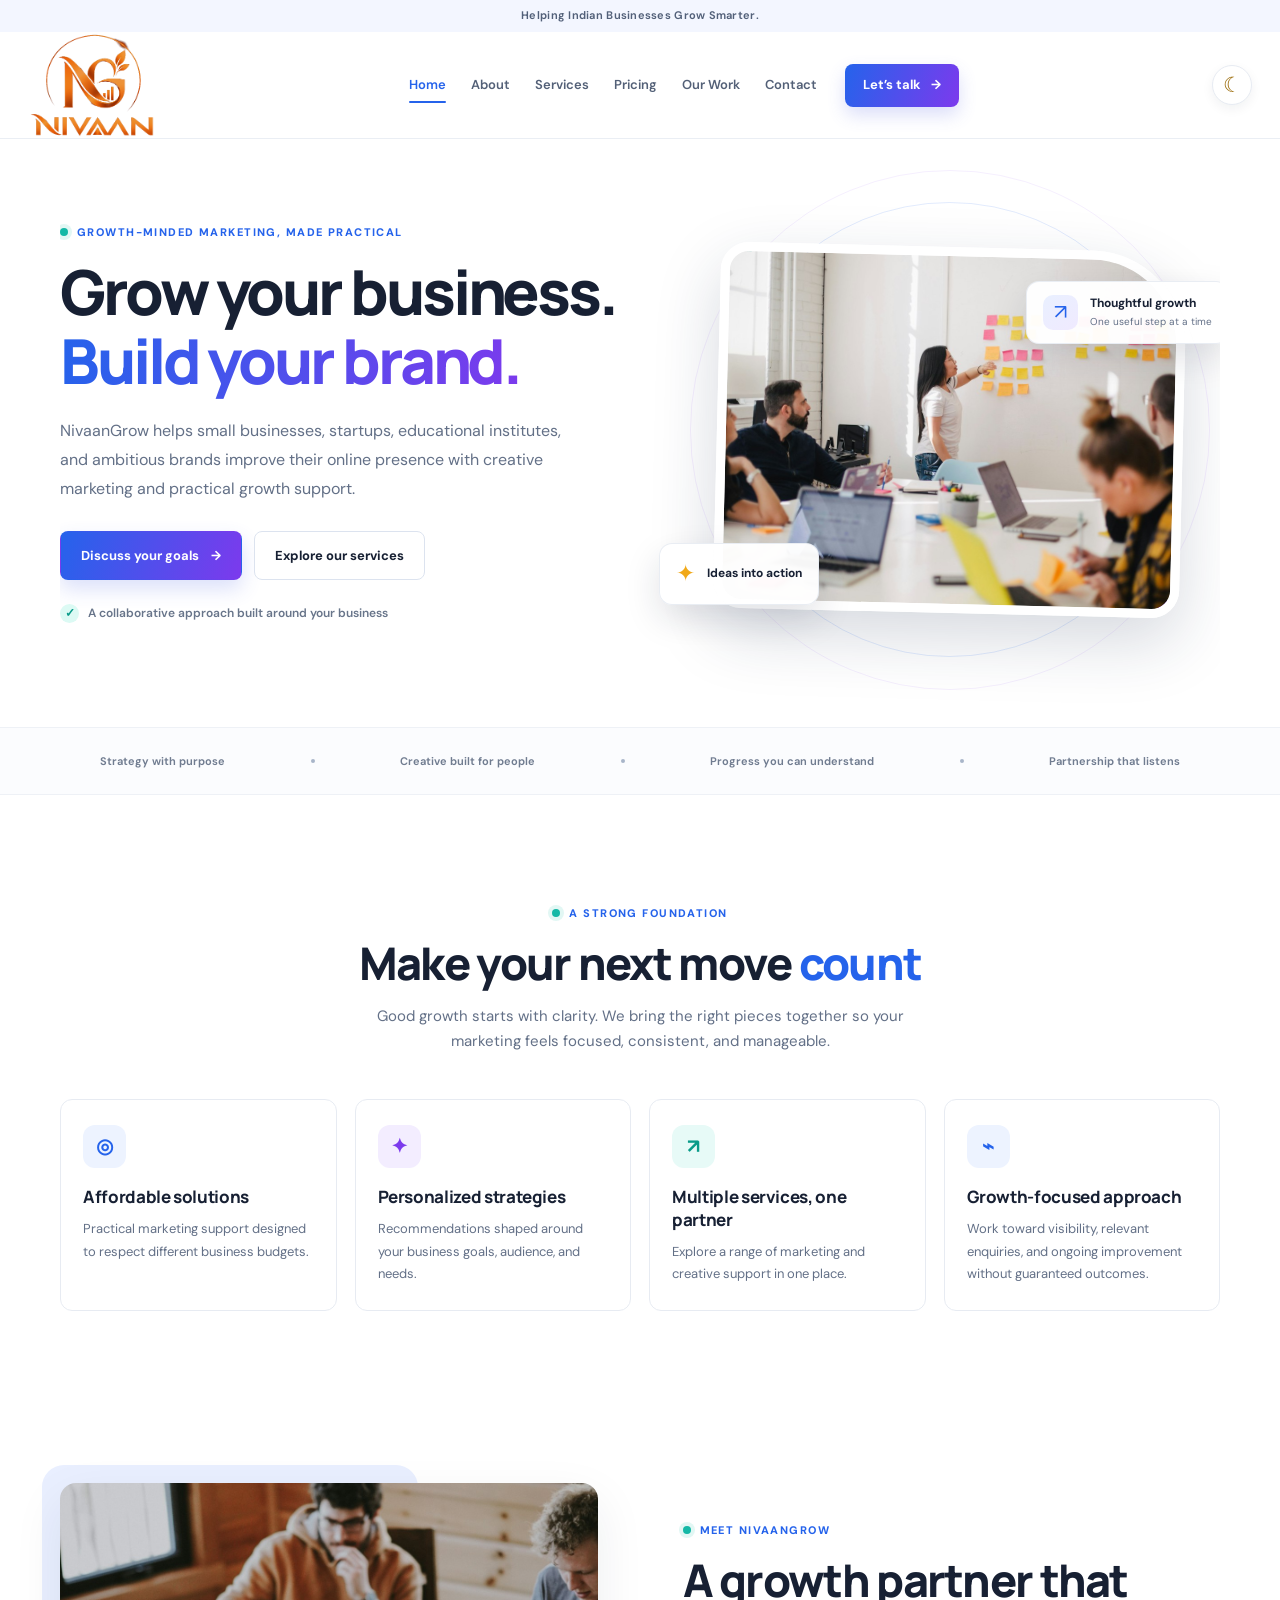
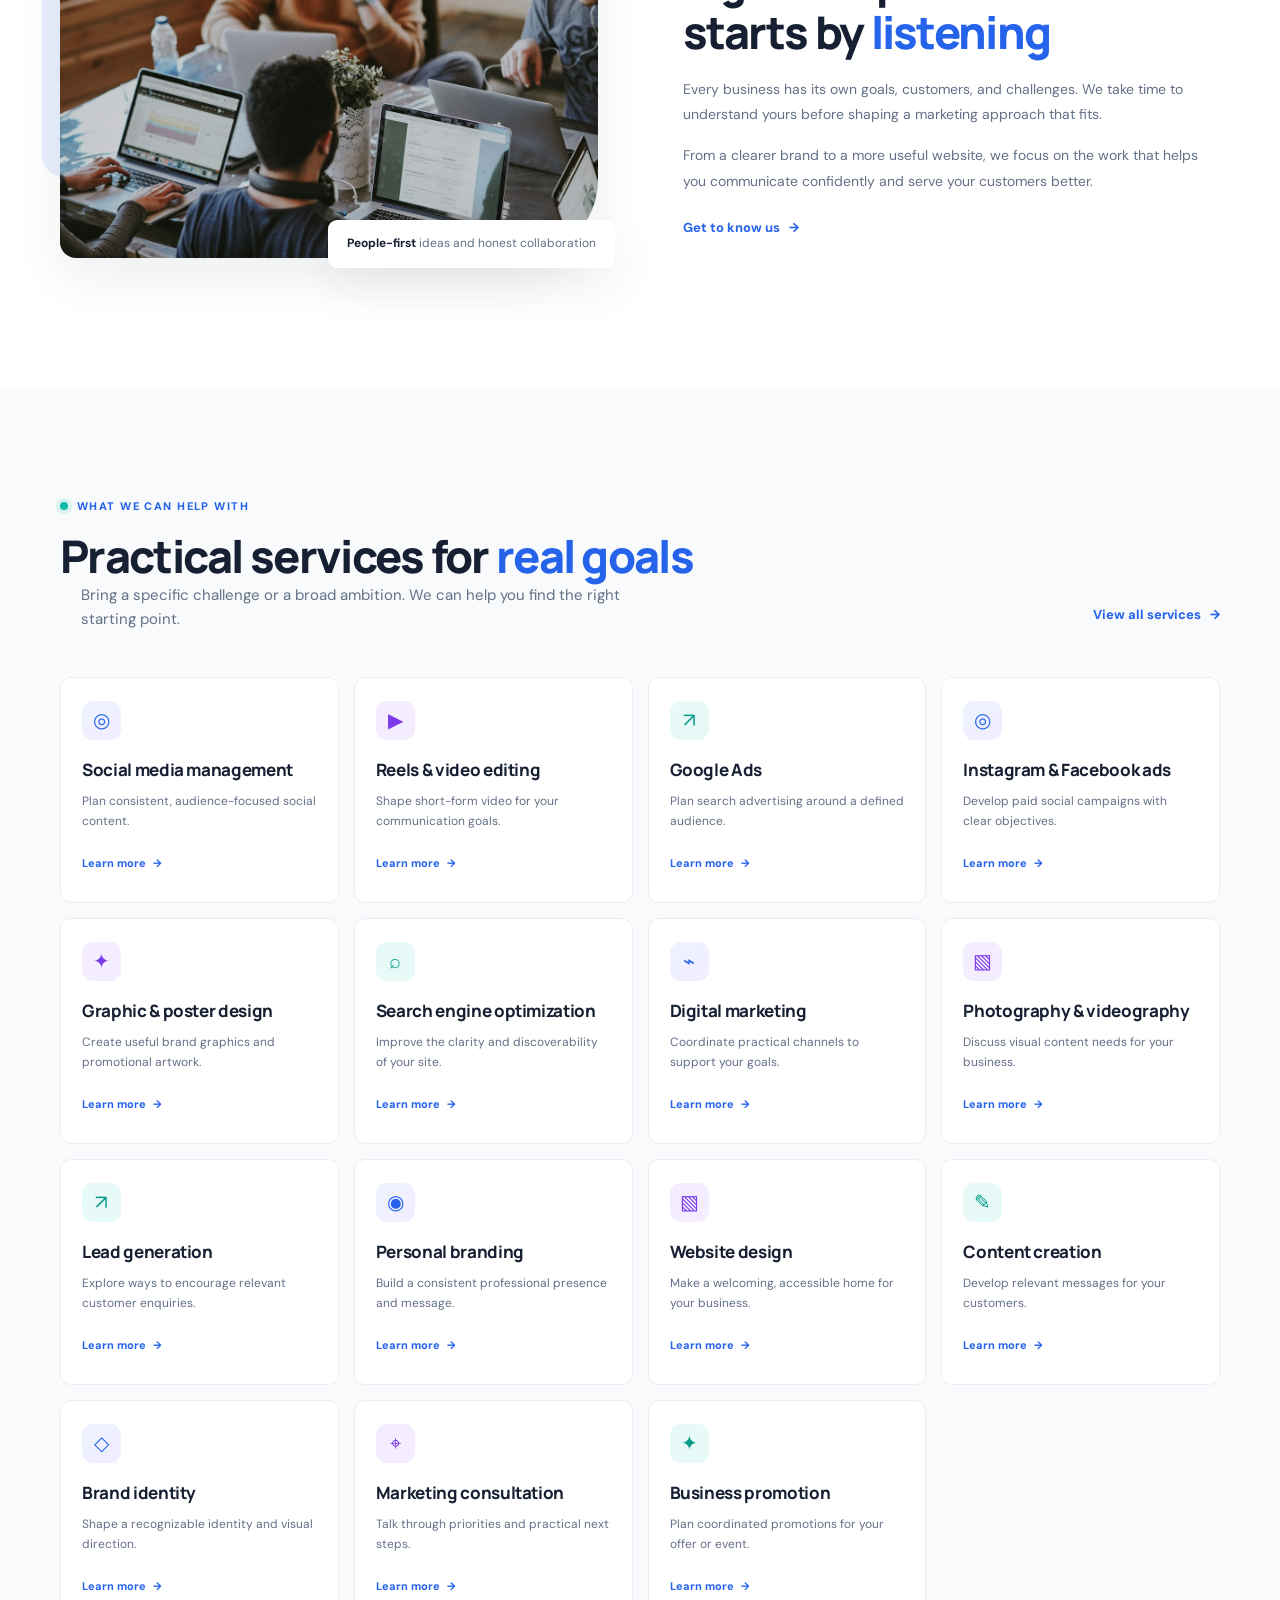
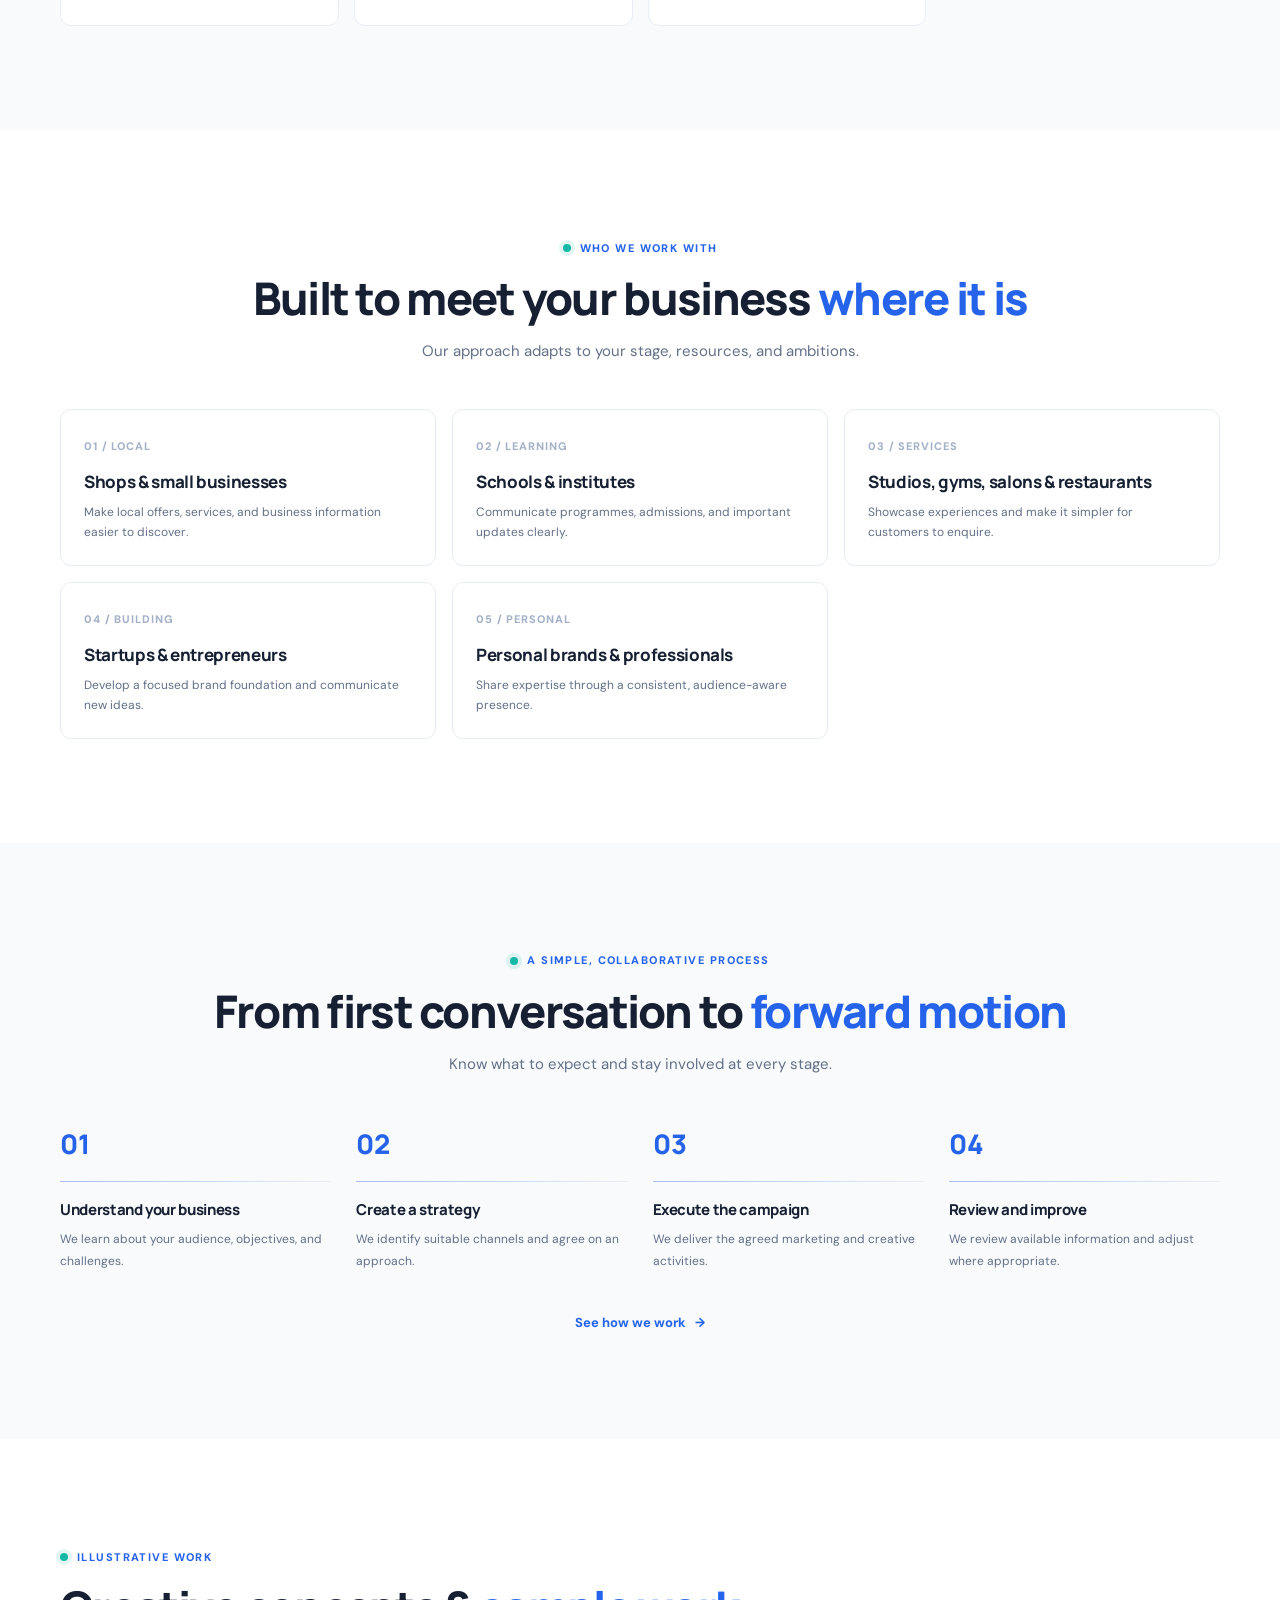
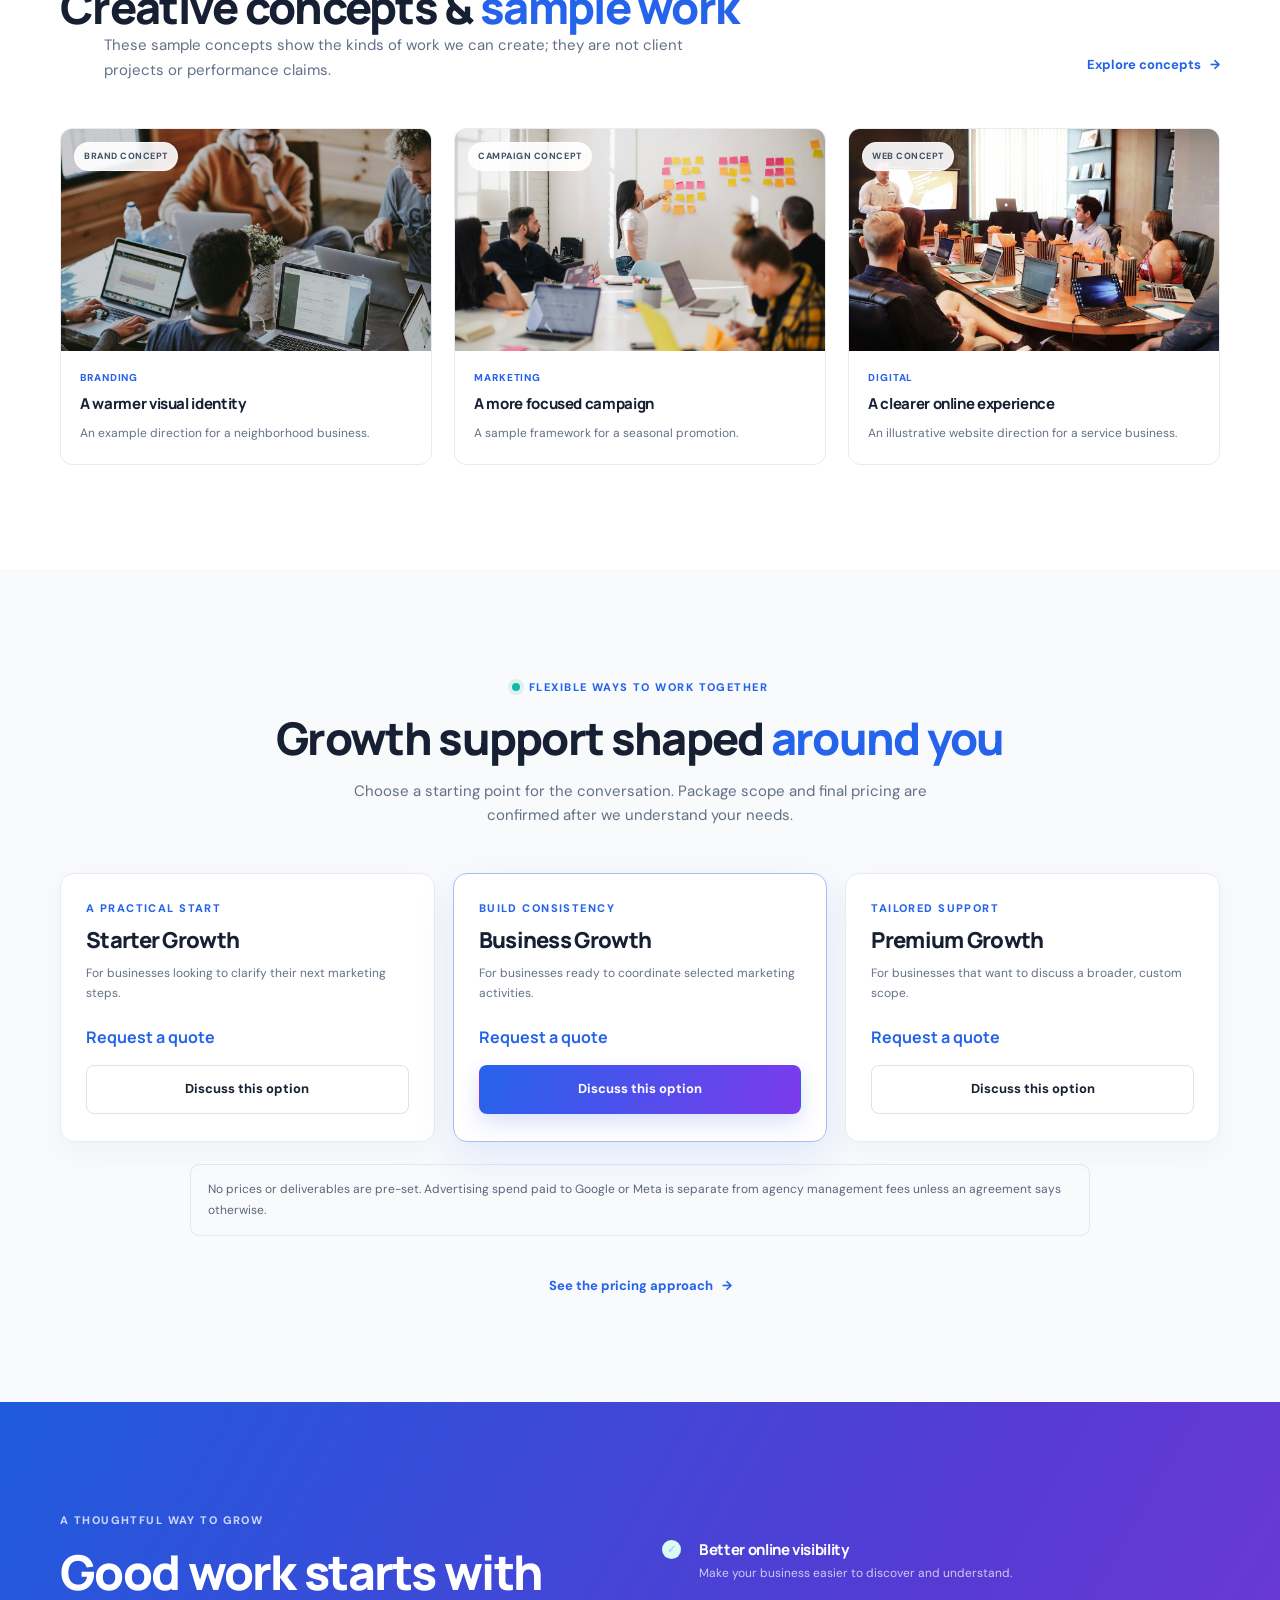
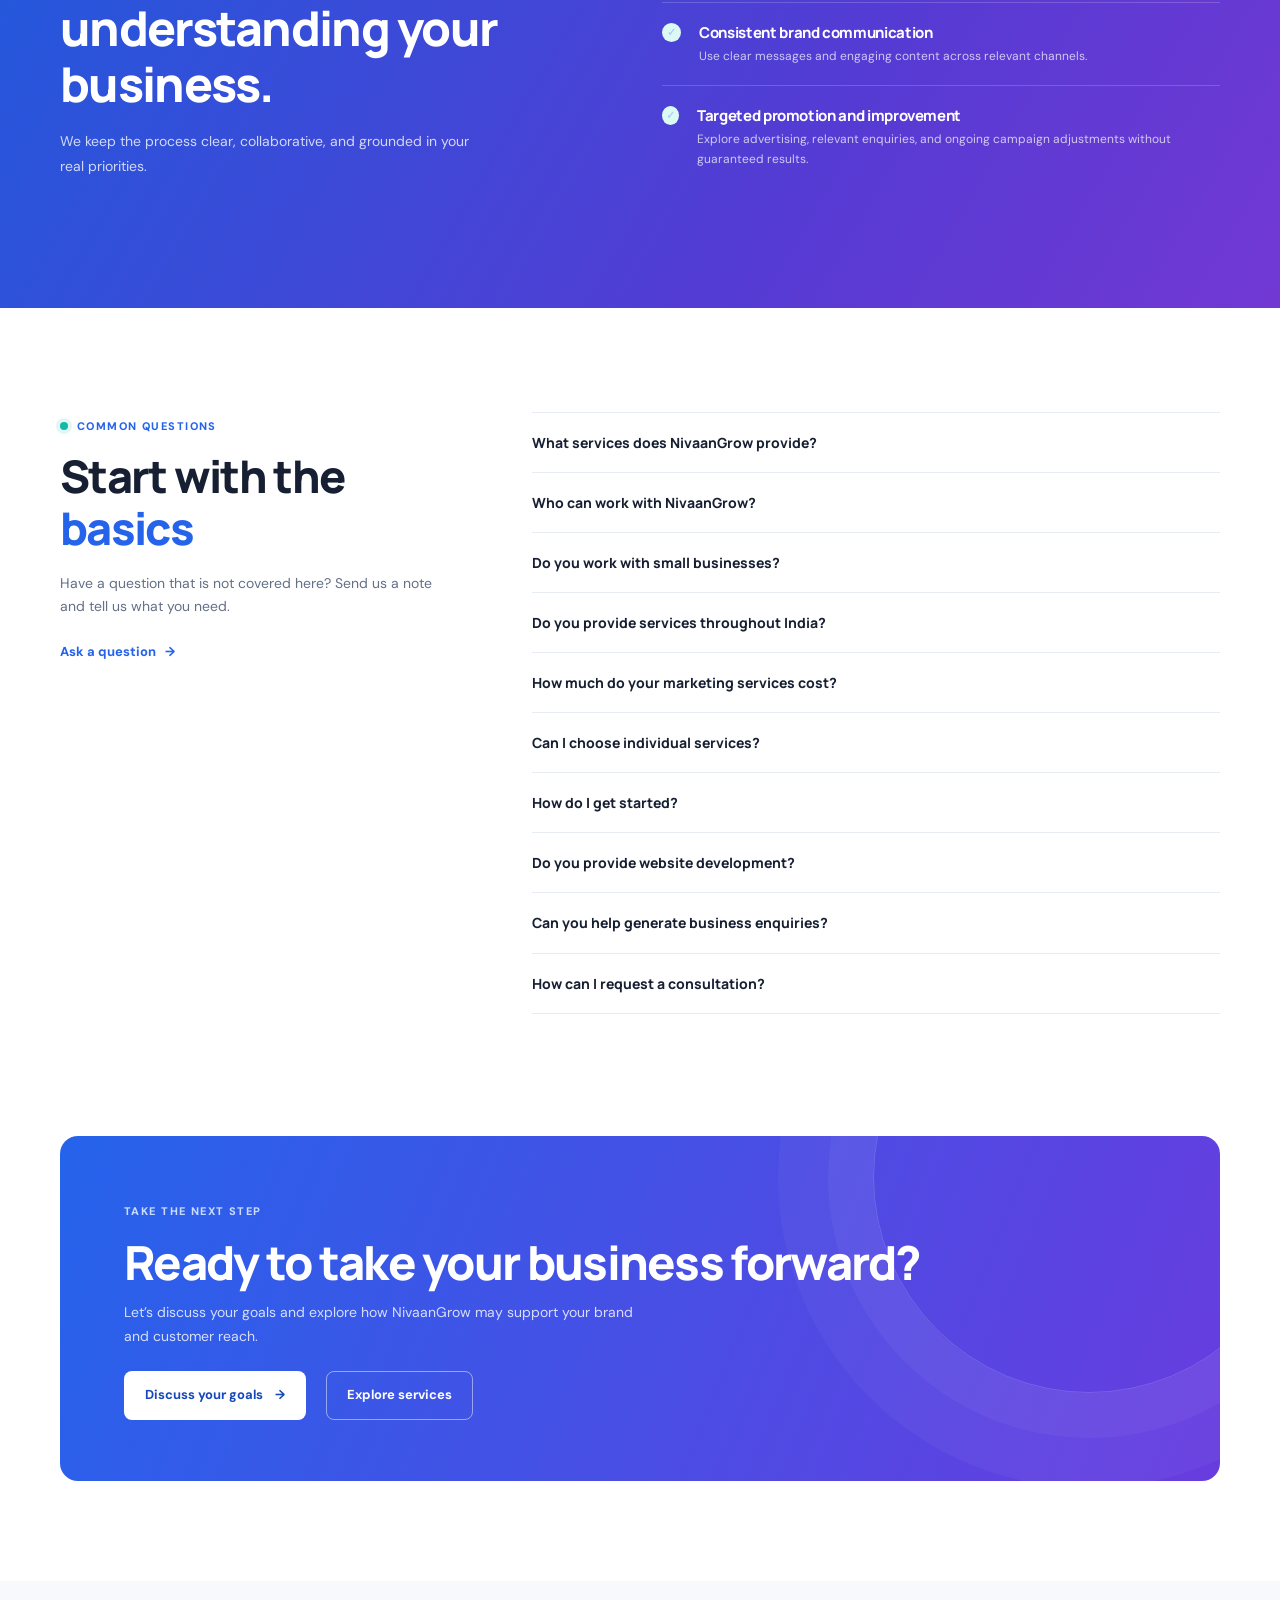
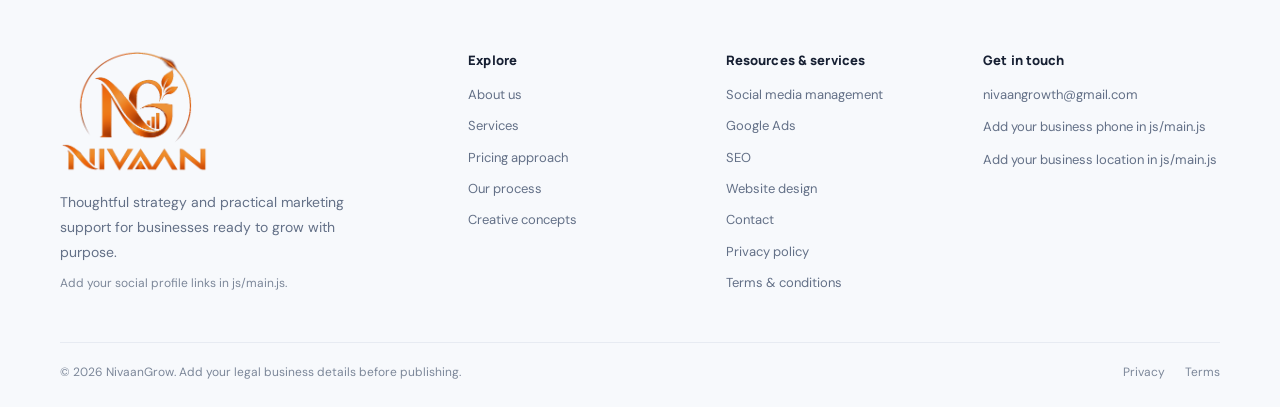
<file: NivaanGrow/index.html>
<!doctype html>
<html lang="en">
<head>
  <meta charset="utf-8">
  <meta name="viewport" content="width=device-width, initial-scale=1">
  <meta name="theme-color" content="#ffffff">
  <title>NivaanGrow | Your Growth. Our Strategy.</title>
  <link rel="canonical" href="https://YOUR-DOMAIN.example/">
  <meta name="description" content="Practical digital marketing, branding, and business growth support for small businesses.">
  <meta property="og:type" content="website">
  <meta property="og:title" content="NivaanGrow | Your Growth. Our Strategy.">
  <meta property="og:description" content="Thoughtful strategy and practical marketing support for small businesses.">
  <meta property="og:image" content="./assets/images/marketing-workshop.jpg">
  <meta property="og:image:alt" content="Team members collaborating around a marketing plan">
  <meta name="twitter:card" content="summary_large_image">
  <link rel="icon" href="./assets/icons/favicon.svg" type="image/svg+xml">
  <link rel="preconnect" href="https://fonts.googleapis.com">
  <link rel="preconnect" href="https://fonts.gstatic.com" crossorigin>
  <link href="https://fonts.googleapis.com/css2?family=DM+Sans:wght@400;500;600;700&family=Manrope:wght@400;500;600;700;800&display=swap" rel="stylesheet">
  <link rel="stylesheet" href="./style.css">
  <link rel="stylesheet" href="./pages.css">
  <link rel="stylesheet" href="./responsive.css">
  <script defer src="./js/main.js"></script>
</head>
<body data-page="home">
  <a class="skip-link" href="#main-content">Skip to content</a>
  <main id="main-content">
    <section class="hero section-wrap">
      <div class="hero-copy">
        <span class="eyebrow"><i class="eyebrow-dot"></i> Growth-minded marketing, made practical</span>
        <h1>Grow your business.<br><span>Build your brand.</span></h1>
        <p class="hero-lead">NivaanGrow helps small businesses, startups, educational institutes, and ambitious brands improve their online presence with creative marketing and practical growth support.</p>
        <div class="button-row">
          <a class="button button-primary" href="./contact.html">Discuss your goals <span aria-hidden="true">→</span></a>
          <a class="button button-secondary" href="./services.html">Explore our services</a>
        </div>
        <p class="hero-note"><span class="note-check" aria-hidden="true">✓</span> A collaborative approach built around your business</p>
      </div>
      <div class="hero-visual" aria-label="A marketing team planning a campaign">
        <span class="hero-orbit hero-orbit-one" aria-hidden="true"></span><span class="hero-orbit hero-orbit-two" aria-hidden="true"></span>
        <span class="hero-decoration decoration-one" aria-hidden="true"></span><span class="hero-decoration decoration-two" aria-hidden="true"></span>
        <div class="hero-image-frame"><img src="./assets/images/marketing-workshop.jpg" alt="Team members collaborating around a marketing plan" width="900" height="650"></div>
        <div class="floating-card growth-card"><span class="floating-icon" aria-hidden="true">↗</span><span><strong>Thoughtful growth</strong><small>One useful step at a time</small></span></div>
        <div class="floating-card idea-card"><span class="idea-spark" aria-hidden="true">✦</span><strong>Ideas into action</strong></div>
      </div>
    </section>
    <div class="trust-strip"><div class="trust-inner"><span>Strategy with purpose</span><i aria-hidden="true"></i><span>Creative built for people</span><i aria-hidden="true"></i><span>Progress you can understand</span><i aria-hidden="true"></i><span>Partnership that listens</span></div></div>
    <section class="section section-wrap">
      <div class="section-heading centered"><span class="eyebrow"><i class="eyebrow-dot"></i> A strong foundation</span><h2>Make your next move <span>count</span></h2><p>Good growth starts with clarity. We bring the right pieces together so your marketing feels focused, consistent, and manageable.</p></div>
      <div class="value-grid">
        <article class="value-card"><span class="icon-tile blue" aria-hidden="true">◎</span><h3>Affordable solutions</h3><p>Practical marketing support designed to respect different business budgets.</p></article>
        <article class="value-card"><span class="icon-tile purple" aria-hidden="true">✦</span><h3>Personalized strategies</h3><p>Recommendations shaped around your business goals, audience, and needs.</p></article>
        <article class="value-card"><span class="icon-tile teal" aria-hidden="true">↗</span><h3>Multiple services, one partner</h3><p>Explore a range of marketing and creative support in one place.</p></article>
        <article class="value-card"><span class="icon-tile blue" aria-hidden="true">⌁</span><h3>Growth-focused approach</h3><p>Work toward visibility, relevant enquiries, and ongoing improvement without guaranteed outcomes.</p></article>
      </div>
    </section>
    <section class="about-preview section-wrap">
      <div class="about-image"><img src="./assets/images/creative-team.jpg" alt="Creative team working together at a table" loading="lazy" width="900" height="650"><div class="image-caption"><b>People-first</b> ideas and honest collaboration</div></div>
      <div class="about-copy"><span class="eyebrow"><i class="eyebrow-dot"></i> Meet NivaanGrow</span><h2>A growth partner that starts by <span>listening</span></h2><p>Every business has its own goals, customers, and challenges. We take time to understand yours before shaping a marketing approach that fits.</p><p>From a clearer brand to a more useful website, we focus on the work that helps you communicate confidently and serve your customers better.</p><a class="text-link" href="./about.html">Get to know us <span aria-hidden="true">→</span></a></div>
    </section>
    <section class="section services-section">
      <div class="section-wrap">
        <div class="section-heading"><div><span class="eyebrow"><i class="eyebrow-dot"></i> What we can help with</span><h2>Practical services for <span>real goals</span></h2><p>Bring a specific challenge or a broad ambition. We can help you find the right starting point.</p></div><a class="text-link desktop-link" href="./services.html">View all services <span aria-hidden="true">→</span></a></div>
        <div class="service-grid">
          <article class="service-card"><span class="service-icon" aria-hidden="true">◎</span><h3>Social media management</h3><p>Plan consistent, audience-focused social content.</p><a href="./services.html#social-media">Learn more <span aria-hidden="true">→</span></a></article>
          <article class="service-card"><span class="service-icon" aria-hidden="true">▶</span><h3>Reels &amp; video editing</h3><p>Shape short-form video for your communication goals.</p><a href="./services.html#video">Learn more <span aria-hidden="true">→</span></a></article>
          <article class="service-card"><span class="service-icon" aria-hidden="true">↗</span><h3>Google Ads</h3><p>Plan search advertising around a defined audience.</p><a href="./services.html#google-ads">Learn more <span aria-hidden="true">→</span></a></article>
          <article class="service-card"><span class="service-icon" aria-hidden="true">◎</span><h3>Instagram &amp; Facebook ads</h3><p>Develop paid social campaigns with clear objectives.</p><a href="./services.html#meta-ads">Learn more <span aria-hidden="true">→</span></a></article>
          <article class="service-card"><span class="service-icon" aria-hidden="true">✦</span><h3>Graphic &amp; poster design</h3><p>Create useful brand graphics and promotional artwork.</p><a href="./services.html#design">Learn more <span aria-hidden="true">→</span></a></article>
          <article class="service-card"><span class="service-icon" aria-hidden="true">⌕</span><h3>Search engine optimization</h3><p>Improve the clarity and discoverability of your site.</p><a href="./services.html#seo">Learn more <span aria-hidden="true">→</span></a></article>
          <article class="service-card"><span class="service-icon" aria-hidden="true">⌁</span><h3>Digital marketing</h3><p>Coordinate practical channels to support your goals.</p><a href="./services.html#digital-marketing">Learn more <span aria-hidden="true">→</span></a></article>
          <article class="service-card"><span class="service-icon" aria-hidden="true">▧</span><h3>Photography &amp; videography</h3><p>Discuss visual content needs for your business.</p><a href="./services.html#photography">Learn more <span aria-hidden="true">→</span></a></article>
          <article class="service-card"><span class="service-icon" aria-hidden="true">↗</span><h3>Lead generation</h3><p>Explore ways to encourage relevant customer enquiries.</p><a href="./services.html#lead-generation">Learn more <span aria-hidden="true">→</span></a></article>
          <article class="service-card"><span class="service-icon" aria-hidden="true">◉</span><h3>Personal branding</h3><p>Build a consistent professional presence and message.</p><a href="./services.html#personal-branding">Learn more <span aria-hidden="true">→</span></a></article>
          <article class="service-card"><span class="service-icon" aria-hidden="true">▧</span><h3>Website design</h3><p>Make a welcoming, accessible home for your business.</p><a href="./services.html#websites">Learn more <span aria-hidden="true">→</span></a></article>
          <article class="service-card"><span class="service-icon" aria-hidden="true">✎</span><h3>Content creation</h3><p>Develop relevant messages for your customers.</p><a href="./services.html#content">Learn more <span aria-hidden="true">→</span></a></article>
          <article class="service-card"><span class="service-icon" aria-hidden="true">◇</span><h3>Brand identity</h3><p>Shape a recognizable identity and visual direction.</p><a href="./services.html#branding">Learn more <span aria-hidden="true">→</span></a></article>
          <article class="service-card"><span class="service-icon" aria-hidden="true">⌖</span><h3>Marketing consultation</h3><p>Talk through priorities and practical next steps.</p><a href="./services.html#consultation">Learn more <span aria-hidden="true">→</span></a></article>
          <article class="service-card"><span class="service-icon" aria-hidden="true">✦</span><h3>Business promotion</h3><p>Plan coordinated promotions for your offer or event.</p><a href="./services.html#promotion">Learn more <span aria-hidden="true">→</span></a></article>
        </div>
        <a class="text-link mobile-link" href="./services.html">View all services <span aria-hidden="true">→</span></a>
      </div>
    </section>
    <section class="section section-wrap">
      <div class="section-heading centered"><span class="eyebrow"><i class="eyebrow-dot"></i> Who we work with</span><h2>Built to meet your business <span>where it is</span></h2><p>Our approach adapts to your stage, resources, and ambitions.</p></div>
      <div class="audience-grid"><article class="audience-card"><span>01 / LOCAL</span><h3>Shops &amp; small businesses</h3><p>Make local offers, services, and business information easier to discover.</p></article><article class="audience-card"><span>02 / LEARNING</span><h3>Schools &amp; institutes</h3><p>Communicate programmes, admissions, and important updates clearly.</p></article><article class="audience-card"><span>03 / SERVICES</span><h3>Studios, gyms, salons &amp; restaurants</h3><p>Showcase experiences and make it simpler for customers to enquire.</p></article><article class="audience-card"><span>04 / BUILDING</span><h3>Startups &amp; entrepreneurs</h3><p>Develop a focused brand foundation and communicate new ideas.</p></article><article class="audience-card"><span>05 / PERSONAL</span><h3>Personal brands &amp; professionals</h3><p>Share expertise through a consistent, audience-aware presence.</p></article></div>
    </section>
    <section class="section process-preview">
      <div class="section-wrap"><div class="section-heading centered"><span class="eyebrow"><i class="eyebrow-dot"></i> A simple, collaborative process</span><h2>From first conversation to <span>forward motion</span></h2><p>Know what to expect and stay involved at every stage.</p></div>
        <div class="steps-grid"><article class="step-card"><span class="step-number">01</span><div class="step-line"></div><h3>Understand your business</h3><p>We learn about your audience, objectives, and challenges.</p></article><article class="step-card"><span class="step-number">02</span><div class="step-line"></div><h3>Create a strategy</h3><p>We identify suitable channels and agree on an approach.</p></article><article class="step-card"><span class="step-number">03</span><div class="step-line"></div><h3>Execute the campaign</h3><p>We deliver the agreed marketing and creative activities.</p></article><article class="step-card"><span class="step-number">04</span><div class="step-line"></div><h3>Review and improve</h3><p>We review available information and adjust where appropriate.</p></article></div>
        <div class="center-action"><a class="text-link" href="./process.html">See how we work <span aria-hidden="true">→</span></a></div>
      </div>
    </section>
    <section class="section section-wrap"><div class="section-heading"><div><span class="eyebrow"><i class="eyebrow-dot"></i> Illustrative work</span><h2>Creative concepts &amp; <span>sample work</span></h2><p>These sample concepts show the kinds of work we can create; they are not client projects or performance claims.</p></div><a class="text-link desktop-link" href="./portfolio.html">Explore concepts <span aria-hidden="true">→</span></a></div>
      <div class="project-grid"><article class="project-card"><div class="project-image"><img src="./assets/images/creative-team.jpg" alt="Creative team collaborating on a brand concept" loading="lazy" width="900" height="650"><span class="project-label">Brand concept</span></div><div class="project-info"><span class="project-category">Branding</span><h3>A warmer visual identity</h3><p>An example direction for a neighborhood business.</p></div></article><article class="project-card"><div class="project-image"><img src="./assets/images/marketing-workshop.jpg" alt="Marketing planning session for a sample campaign" loading="lazy" width="900" height="650"><span class="project-label">Campaign concept</span></div><div class="project-info"><span class="project-category">Marketing</span><h3>A more focused campaign</h3><p>A sample framework for a seasonal promotion.</p></div></article><article class="project-card"><div class="project-image"><img src="./assets/images/business-meeting.jpg" alt="Business meeting discussing a sample digital project" loading="lazy" width="900" height="650"><span class="project-label">Web concept</span></div><div class="project-info"><span class="project-category">Digital</span><h3>A clearer online experience</h3><p>An illustrative website direction for a service business.</p></div></article></div>
      <a class="text-link mobile-link" href="./portfolio.html">Explore concepts <span aria-hidden="true">→</span></a>
    </section>
    <section class="section pricing-preview"><div class="section-wrap"><div class="section-heading centered"><span class="eyebrow"><i class="eyebrow-dot"></i> Flexible ways to work together</span><h2>Growth support shaped <span>around you</span></h2><p>Choose a starting point for the conversation. Package scope and final pricing are confirmed after we understand your needs.</p></div><div class="pricing-grid">
      <article class="price-card"><span class="eyebrow">A practical start</span><h3>Starter Growth</h3><p>For businesses looking to clarify their next marketing steps.</p><strong>Request a quote</strong><a class="button button-secondary" href="./pricing.html">Discuss this option</a></article>
      <article class="price-card price-card-featured"><span class="eyebrow">Build consistency</span><h3>Business Growth</h3><p>For businesses ready to coordinate selected marketing activities.</p><strong>Request a quote</strong><a class="button button-primary" href="./pricing.html">Discuss this option</a></article>
      <article class="price-card"><span class="eyebrow">Tailored support</span><h3>Premium Growth</h3><p>For businesses that want to discuss a broader, custom scope.</p><strong>Request a quote</strong><a class="button button-secondary" href="./pricing.html">Discuss this option</a></article>
    </div><p class="pricing-note">No prices or deliverables are pre-set. Advertising spend paid to Google or Meta is separate from agency management fees unless an agreement says otherwise.</p><div class="center-action"><a class="text-link" href="./pricing.html">See the pricing approach <span aria-hidden="true">→</span></a></div></div></section>
    <section class="section why-section"><div class="section-wrap why-layout"><div class="why-copy"><span class="eyebrow">A thoughtful way to grow</span><h2>Good work starts with understanding your business.</h2><p>We keep the process clear, collaborative, and grounded in your real priorities.</p></div><div class="why-list"><div class="why-item"><span class="note-check" aria-hidden="true">✓</span><div><h3>Better online visibility</h3><p>Make your business easier to discover and understand.</p></div></div><div class="why-item"><span class="note-check" aria-hidden="true">✓</span><div><h3>Consistent brand communication</h3><p>Use clear messages and engaging content across relevant channels.</p></div></div><div class="why-item"><span class="note-check" aria-hidden="true">✓</span><div><h3>Targeted promotion and improvement</h3><p>Explore advertising, relevant enquiries, and ongoing campaign adjustments without guaranteed results.</p></div></div></div></div></section>
    <section class="section section-wrap faq-section"><div class="faq-intro"><span class="eyebrow"><i class="eyebrow-dot"></i> Common questions</span><h2>Start with the <span>basics</span></h2><p>Have a question that is not covered here? Send us a note and tell us what you need.</p><a class="text-link" href="./contact.html">Ask a question <span aria-hidden="true">→</span></a></div><div class="faq-list"><details class="faq-item"><summary>What services does NivaanGrow provide?</summary><p>Planned services include social media, creative design, advertising, SEO, content, websites, branding, and marketing consultation. We confirm fit and scope before beginning.</p></details><details class="faq-item"><summary>Who can work with NivaanGrow?</summary><p>We aim to support small businesses, local shops, educational institutes, service businesses, startups, entrepreneurs, and personal brands.</p></details><details class="faq-item"><summary>Do you work with small businesses?</summary><p>Yes. Making practical marketing support more accessible to small businesses is central to our approach.</p></details><details class="faq-item"><summary>Do you provide services throughout India?</summary><p>NivaanGrow is preparing to serve businesses across India. Availability for any specific service or location is confirmed during the enquiry.</p></details><details class="faq-item"><summary>How much do your marketing services cost?</summary><p>Pricing depends on your goals, selected services, and agreed scope. Request a custom quote; no package prices are published yet.</p></details><details class="faq-item"><summary>Can I choose individual services?</summary><p>Yes. You can enquire about one service or discuss a coordinated package.</p></details><details class="faq-item"><summary>How do I get started?</summary><p>Share your business and priorities through the contact page. Scope, timing, and next steps can then be discussed.</p></details><details class="faq-item"><summary>Do you provide website development?</summary><p>Website design and development is among the intended services. The suitable scope and technical requirements are confirmed before an agreement.</p></details><details class="faq-item"><summary>Can you help generate business enquiries?</summary><p>We can discuss marketing approaches intended to encourage relevant enquiries, but we do not guarantee lead volumes or sales.</p></details><details class="faq-item"><summary>How can I request a consultation?</summary><p>Use the contact form to describe what you need. Consultation availability and any associated terms can be confirmed before scheduling.</p></details></div></section>
    <section class="cta-section section-wrap"><div class="cta-panel"><span class="eyebrow">Take the next step</span><h2>Ready to take your business forward?</h2><p>Let’s discuss your goals and explore how NivaanGrow may support your brand and customer reach.</p><div class="button-row"><a class="button button-white" href="./contact.html">Discuss your goals <span aria-hidden="true">→</span></a><a class="button button-outline-light" href="./services.html">Explore services</a></div></div></section>
  </main>
</body>
</html>
</file>
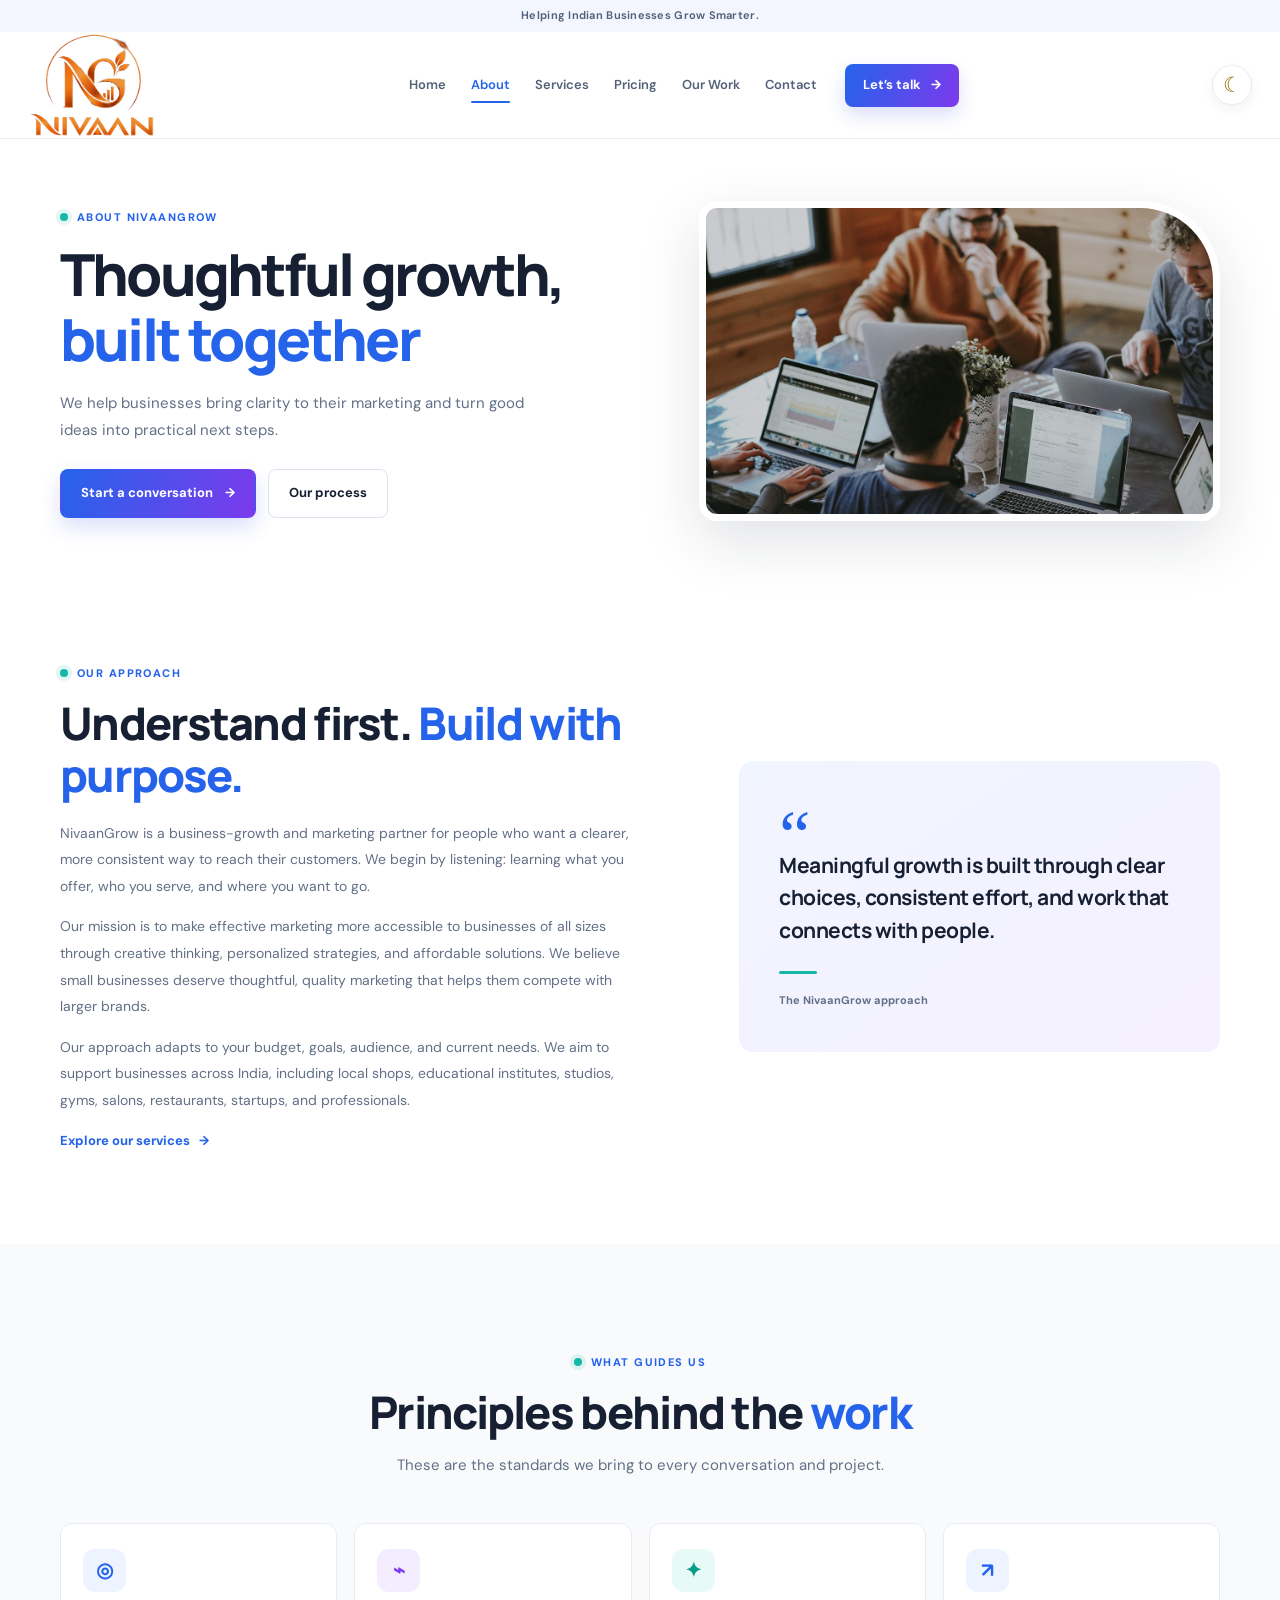
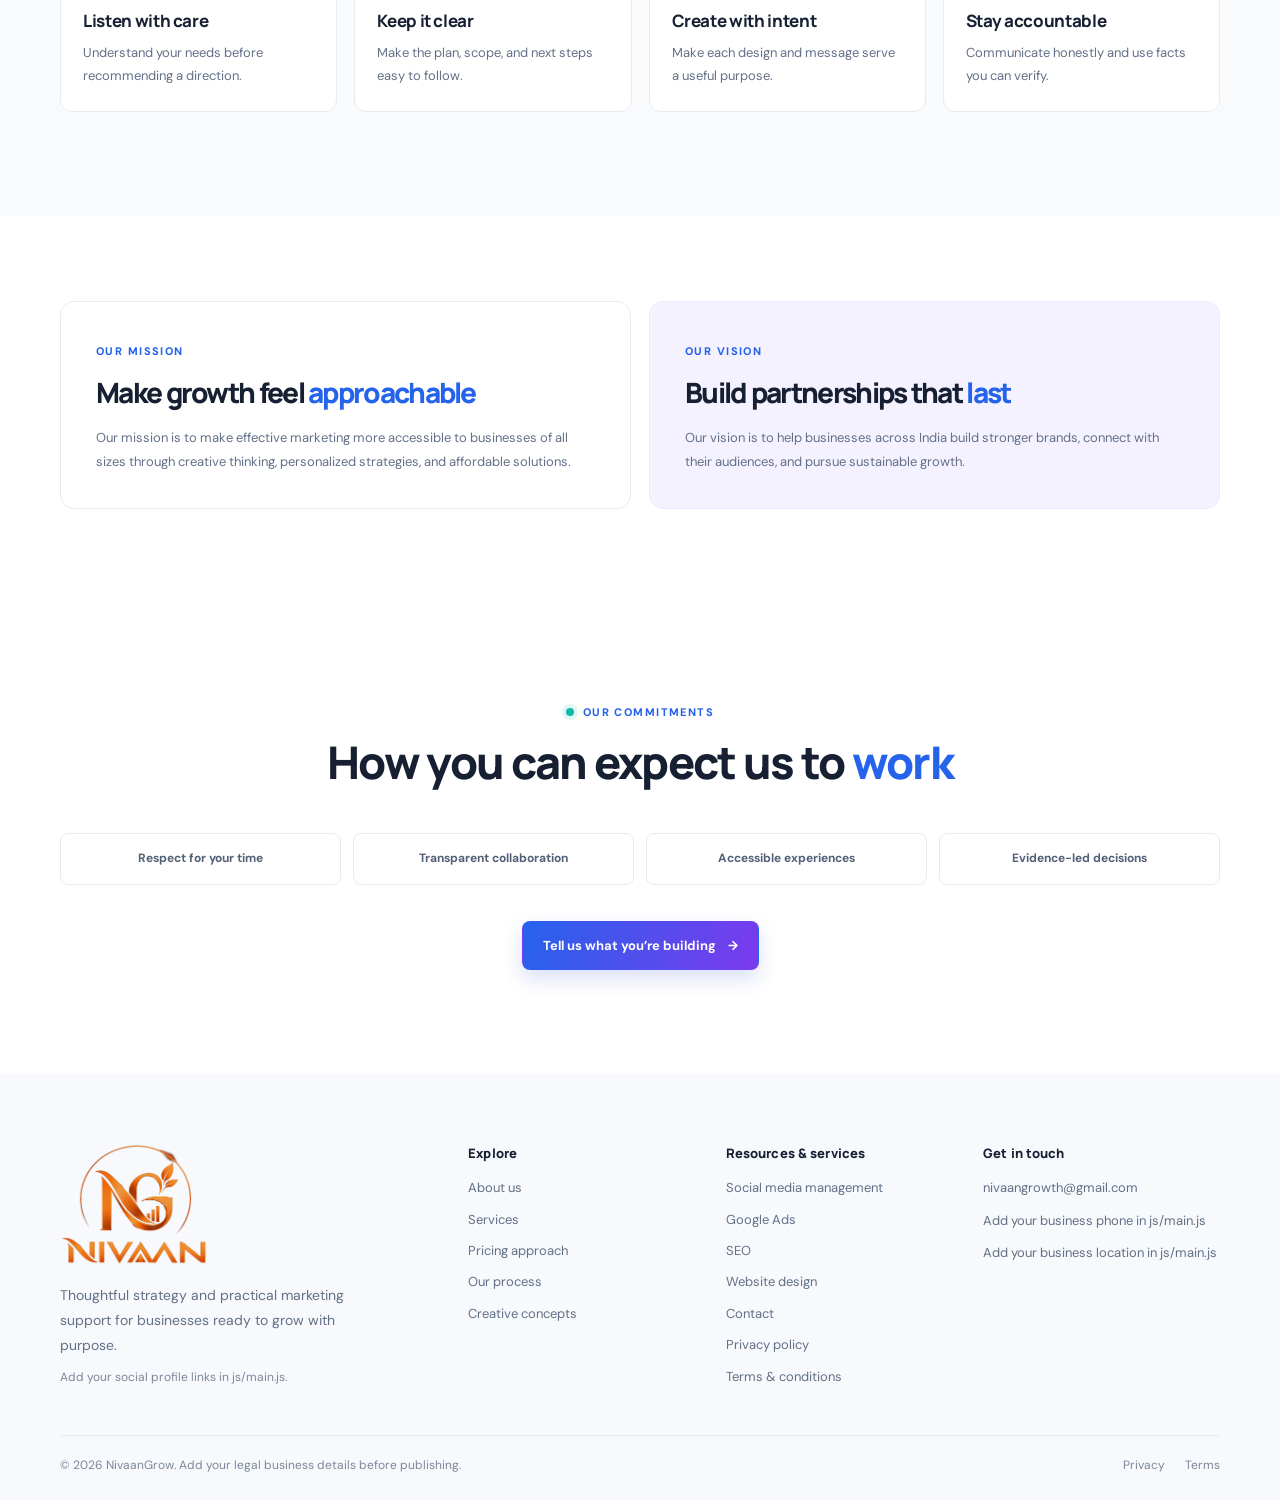
<file: NivaanGrow/about.html>
<!doctype html>
<html lang="en">
<head>
  <meta charset="utf-8"><meta name="viewport" content="width=device-width, initial-scale=1"><meta name="theme-color" content="#ffffff">
  <title>About NivaanGrow | Your Growth. Our Strategy.</title><link rel="canonical" href="https://YOUR-DOMAIN.example/about.html"><meta name="description" content="Meet NivaanGrow: a thoughtful marketing and growth partner for small businesses.">
  <meta property="og:type" content="website"><meta property="og:title" content="About NivaanGrow | Your Growth. Our Strategy."><meta property="og:description" content="A growth partner that listens first and builds around your business."><meta property="og:image" content="./assets/images/creative-team.jpg"><meta property="og:image:alt" content="Creative team sharing ideas around a table"><meta name="twitter:card" content="summary_large_image">
  <link rel="icon" href="./assets/icons/favicon.svg" type="image/svg+xml"><link rel="preconnect" href="https://fonts.googleapis.com"><link rel="preconnect" href="https://fonts.gstatic.com" crossorigin><link href="https://fonts.googleapis.com/css2?family=DM+Sans:wght@400;500;600;700&family=Manrope:wght@400;500;600;700;800&display=swap" rel="stylesheet">
  <link rel="stylesheet" href="./style.css"><link rel="stylesheet" href="./pages.css"><link rel="stylesheet" href="./responsive.css"><script defer src="./js/main.js"></script>
</head>
<body data-page="about"><a class="skip-link" href="#main-content">Skip to content</a><main id="main-content">
  <section class="page-hero section-wrap"><div class="page-hero-copy"><span class="eyebrow"><i class="eyebrow-dot"></i> About NivaanGrow</span><h1>Thoughtful growth, <span>built together</span></h1><p>We help businesses bring clarity to their marketing and turn good ideas into practical next steps.</p><div class="button-row"><a class="button button-primary" href="./contact.html">Start a conversation <span aria-hidden="true">→</span></a><a class="button button-secondary" href="./process.html">Our process</a></div></div><div class="page-hero-art"><img src="./assets/images/creative-team.jpg" alt="Creative team sharing ideas around a table" width="900" height="650"></div></section>
  <section class="split-section section-wrap"><div class="split-copy"><span class="eyebrow"><i class="eyebrow-dot"></i> Our approach</span><h2>Understand first. <span>Build with purpose.</span></h2><p>NivaanGrow is a business-growth and marketing partner for people who want a clearer, more consistent way to reach their customers. We begin by listening: learning what you offer, who you serve, and where you want to go.</p><p>Our mission is to make effective marketing more accessible to businesses of all sizes through creative thinking, personalized strategies, and affordable solutions. We believe small businesses deserve thoughtful, quality marketing that helps them compete with larger brands.</p><p>Our approach adapts to your budget, goals, audience, and current needs. We aim to support businesses across India, including local shops, educational institutes, studios, gyms, salons, restaurants, startups, and professionals.</p><a class="text-link" href="./services.html">Explore our services <span aria-hidden="true">→</span></a></div><aside class="soft-quote"><span class="quote-mark" aria-hidden="true">“</span><p>Meaningful growth is built through clear choices, consistent effort, and work that connects with people.</p><span class="quote-rule"></span><small>The NivaanGrow approach</small></aside></section>
  <section class="values-section section"><div class="section-wrap"><div class="section-heading centered"><span class="eyebrow"><i class="eyebrow-dot"></i> What guides us</span><h2>Principles behind the <span>work</span></h2><p>These are the standards we bring to every conversation and project.</p></div><div class="values-grid"><article class="value-card"><span class="icon-tile blue" aria-hidden="true">◎</span><h3>Listen with care</h3><p>Understand your needs before recommending a direction.</p></article><article class="value-card"><span class="icon-tile purple" aria-hidden="true">⌁</span><h3>Keep it clear</h3><p>Make the plan, scope, and next steps easy to follow.</p></article><article class="value-card"><span class="icon-tile teal" aria-hidden="true">✦</span><h3>Create with intent</h3><p>Make each design and message serve a useful purpose.</p></article><article class="value-card"><span class="icon-tile blue" aria-hidden="true">↗</span><h3>Stay accountable</h3><p>Communicate honestly and use facts you can verify.</p></article></div></div></section>
  <section class="mission-grid section-wrap"><article class="mission-card"><span class="eyebrow">Our mission</span><h2>Make growth feel <span>approachable</span></h2><p>Our mission is to make effective marketing more accessible to businesses of all sizes through creative thinking, personalized strategies, and affordable solutions.</p></article><article class="mission-card vision-card"><span class="eyebrow">Our vision</span><h2>Build partnerships that <span>last</span></h2><p>Our vision is to help businesses across India build stronger brands, connect with their audiences, and pursue sustainable growth.</p></article></section>
  <section class="section section-wrap"><div class="section-heading centered"><span class="eyebrow"><i class="eyebrow-dot"></i> Our commitments</span><h2>How you can expect us to <span>work</span></h2></div><div class="principle-row"><span>Respect for your time</span><span>Transparent collaboration</span><span>Accessible experiences</span><span>Evidence-led decisions</span></div><div class="center-action"><a class="button button-primary" href="./contact.html">Tell us what you’re building <span aria-hidden="true">→</span></a></div></section>
</main></body></html>
</file>
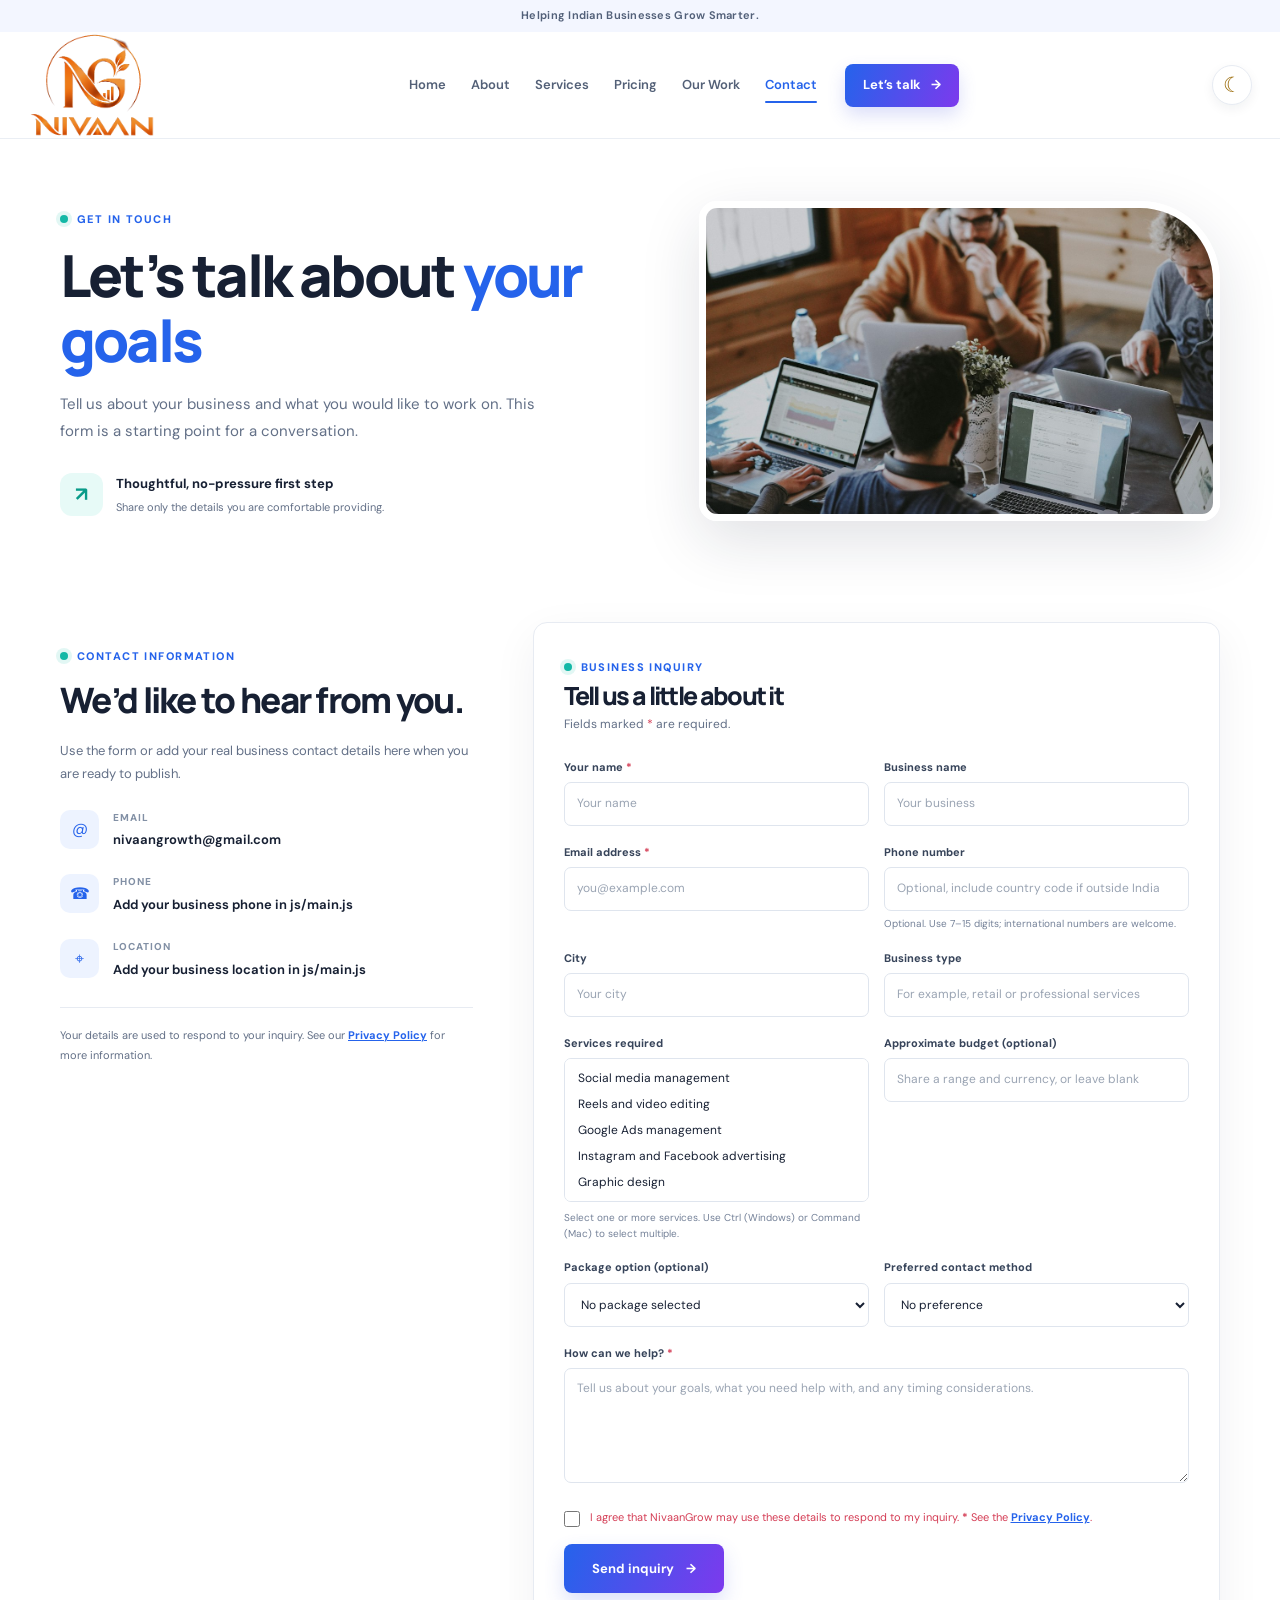
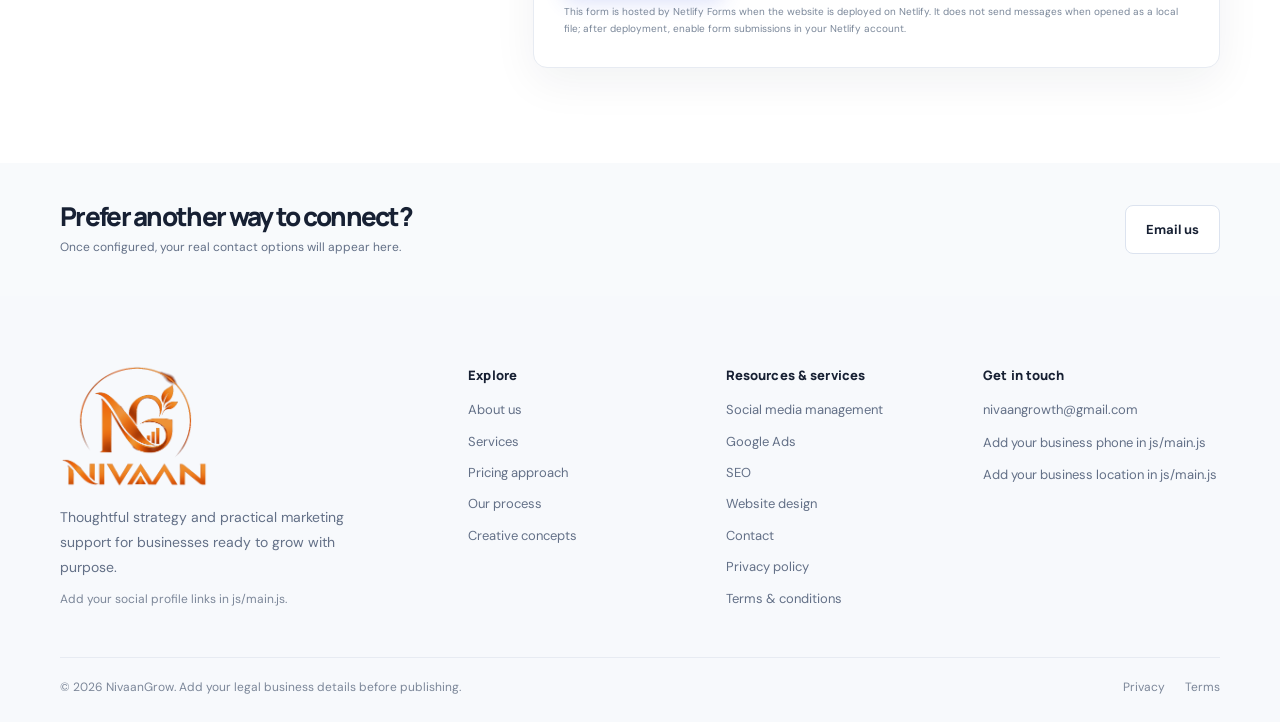
<file: NivaanGrow/contact.html>
<!doctype html>
<html lang="en" data-netlify-forms="enabled">
<head><meta charset="utf-8"><meta name="viewport" content="width=device-width, initial-scale=1"><meta name="theme-color" content="#ffffff"><title>Contact NivaanGrow | Start a Business Inquiry</title><link rel="canonical" href="https://YOUR-DOMAIN.example/contact.html"><meta name="description" content="Tell NivaanGrow about your business goals and start a conversation about marketing, branding, websites, or business growth."><meta property="og:type" content="website"><meta property="og:title" content="Contact NivaanGrow"><meta property="og:description" content="Start a conversation about your business growth goals."><meta property="og:image" content="./assets/images/creative-team.jpg"><meta property="og:image:alt" content="Team members collaborating on business ideas"><meta name="twitter:card" content="summary_large_image">
  <link rel="icon" href="./assets/icons/favicon.svg" type="image/svg+xml"><link rel="preconnect" href="https://fonts.googleapis.com"><link rel="preconnect" href="https://fonts.gstatic.com" crossorigin><link href="https://fonts.googleapis.com/css2?family=DM+Sans:wght@400;500;600;700&family=Manrope:wght@400;500;600;700;800&display=swap" rel="stylesheet"><link rel="stylesheet" href="./style.css"><link rel="stylesheet" href="./pages.css"><link rel="stylesheet" href="./responsive.css"><script defer src="./js/main.js"></script><script defer src="./js/contact.js"></script>
</head>
<body data-page="contact"><a class="skip-link" href="#main-content">Skip to content</a><main id="main-content">
  <section class="page-hero section-wrap"><div class="page-hero-copy"><span class="eyebrow"><i class="eyebrow-dot"></i> Get in touch</span><h1>Let’s talk about <span>your goals</span></h1><p>Tell us about your business and what you would like to work on. This form is a starting point for a conversation.</p><div class="contact-note"><span class="icon-tile teal" aria-hidden="true">↗</span><div><strong>Thoughtful, no-pressure first step</strong><small>Share only the details you are comfortable providing.</small></div></div></div><div class="page-hero-art contact-hero-art"><img src="./assets/images/creative-team.jpg" alt="Team members collaborating on business ideas" width="900" height="650"></div></section>
  <section class="contact-section section-wrap">
    <aside class="contact-aside"><span class="eyebrow"><i class="eyebrow-dot"></i> Contact information</span><h2>We’d like to hear from you.</h2><p>Use the form or add your real business contact details here when you are ready to publish.</p>
      <div class="contact-method"><span class="contact-method-icon" aria-hidden="true">@</span><div><small>Email</small><span data-business-email>Add your business email in js/main.js</span></div></div>
      <div class="contact-method"><span class="contact-method-icon" aria-hidden="true">☎</span><div><small>Phone</small><span data-business-phone>Add your business phone in js/main.js</span></div></div>
      <div class="contact-method"><span class="contact-method-icon" aria-hidden="true">⌖</span><div><small>Location</small><span data-business-location>Add your business location in js/main.js</span></div></div>
      <p class="privacy-note">Your details are used to respond to your inquiry. See our <a href="./privacy-policy.html">Privacy Policy</a> for more information.</p>
    </aside>
    <div class="contact-form-card"><div class="form-heading"><span class="eyebrow"><i class="eyebrow-dot"></i> Business inquiry</span><h2>Tell us a little about it</h2><p>Fields marked <span aria-hidden="true">*</span> are required.</p></div>
      <div class="form-feedback" id="form-feedback" role="status" aria-live="polite" hidden></div>
      <form name="business-inquiry" method="POST" action="./contact.html" data-netlify="true" netlify-honeypot="bot-field" id="contact-form">
        <input type="hidden" name="form-name" value="business-inquiry">
        <p hidden><label>Leave this field empty: <input name="bot-field" tabindex="-1" autocomplete="off"></label></p>
        <div class="form-grid">
          <div class="form-field"><label for="fullName">Your name <span aria-hidden="true">*</span></label><input id="fullName" name="fullName" autocomplete="name" required maxlength="100" placeholder="Your name"><span class="field-error" id="fullName-error"></span></div>
          <div class="form-field"><label for="businessName">Business name</label><input id="businessName" name="businessName" autocomplete="organization" maxlength="120" placeholder="Your business"></div>
          <div class="form-field"><label for="email">Email address <span aria-hidden="true">*</span></label><input id="email" type="email" name="email" autocomplete="email" required maxlength="254" placeholder="you@example.com"><span class="field-error" id="email-error"></span></div>
          <div class="form-field"><label for="phone">Phone number</label><input id="phone" type="tel" name="phone" autocomplete="tel" maxlength="40" inputmode="tel" aria-describedby="phone-help phone-error" placeholder="Optional, include country code if outside India"><small id="phone-help" class="field-help">Optional. Use 7–15 digits; international numbers are welcome.</small><span class="field-error" id="phone-error"></span></div>
          <div class="form-field"><label for="city">City</label><input id="city" name="city" autocomplete="address-level2" maxlength="100" placeholder="Your city"></div>
          <div class="form-field"><label for="businessType">Business type</label><input id="businessType" name="businessType" maxlength="120" placeholder="For example, retail or professional services"></div>
          <div class="form-field"><label for="interestedServices">Services required</label><select id="interestedServices" name="interestedServices" multiple size="5" aria-describedby="services-help"><option value="social-media">Social media management</option><option value="video">Reels and video editing</option><option value="google-ads">Google Ads management</option><option value="meta-ads">Instagram and Facebook advertising</option><option value="design">Graphic design</option><option value="poster-design">Poster design</option><option value="seo">Search engine optimization</option><option value="digital-marketing">Digital marketing</option><option value="promotion">Business promotion</option><option value="photography">Photography</option><option value="videography">Videography</option><option value="lead-generation">Lead generation</option><option value="personal-branding">Personal branding</option><option value="website">Website design and development</option><option value="content">Content creation</option><option value="branding">Brand identity</option><option value="consultation">Marketing strategy and consultation</option><option value="other">Other / not sure yet</option></select><small id="services-help" class="field-help">Select one or more services. Use Ctrl (Windows) or Command (Mac) to select multiple.</small></div>
          <div class="form-field"><label for="budget">Approximate budget (optional)</label><input id="budget" name="budget" maxlength="120" placeholder="Share a range and currency, or leave blank"></div>
          <div class="form-field"><label for="package">Package option (optional)</label><select id="package" name="package"><option value="">No package selected</option><option value="starter-growth">Starter Growth</option><option value="business-growth">Business Growth</option><option value="premium-growth">Premium Growth</option></select></div>
          <div class="form-field"><label for="preferredContact">Preferred contact method</label><select id="preferredContact" name="preferredContact"><option value="">No preference</option><option value="email">Email</option><option value="phone">Phone</option><option value="whatsapp">WhatsApp (if configured)</option></select></div>
          <div class="form-field form-field-wide"><label for="message">How can we help? <span aria-hidden="true">*</span></label><textarea id="message" name="message" required minlength="10" maxlength="4000" placeholder="Tell us about your goals, what you need help with, and any timing considerations."></textarea><span class="field-error" id="message-error"></span></div>
          <div class="form-field form-field-wide consent-field"><label class="checkbox-label" for="consent"><input id="consent" type="checkbox" name="consent" value="yes" required><span>I agree that NivaanGrow may use these details to respond to my inquiry. <b>*</b> See the <a href="./privacy-policy.html">Privacy Policy</a>.</span></label></div>
          <div class="form-field form-field-wide"><button class="button button-primary submit-button" type="submit"><span class="button-label">Send inquiry</span><span class="button-loading" hidden>Sending…</span><span aria-hidden="true">→</span></button><p class="form-disclaimer">This form is hosted by Netlify Forms when the website is deployed on Netlify. It does not send messages when opened as a local file; after deployment, enable form submissions in your Netlify account.</p></div>
        </div>
      </form>
    </div>
  </section>
  <section class="quick-contact"><div class="section-wrap quick-contact-inner"><div><h2>Prefer another way to connect?</h2><p>Once configured, your real contact options will appear here.</p></div><div class="button-row" data-quick-contact><span class="config-note">Add your email or WhatsApp details in js/main.js.</span></div></div></section>
</main></body></html>
</file>
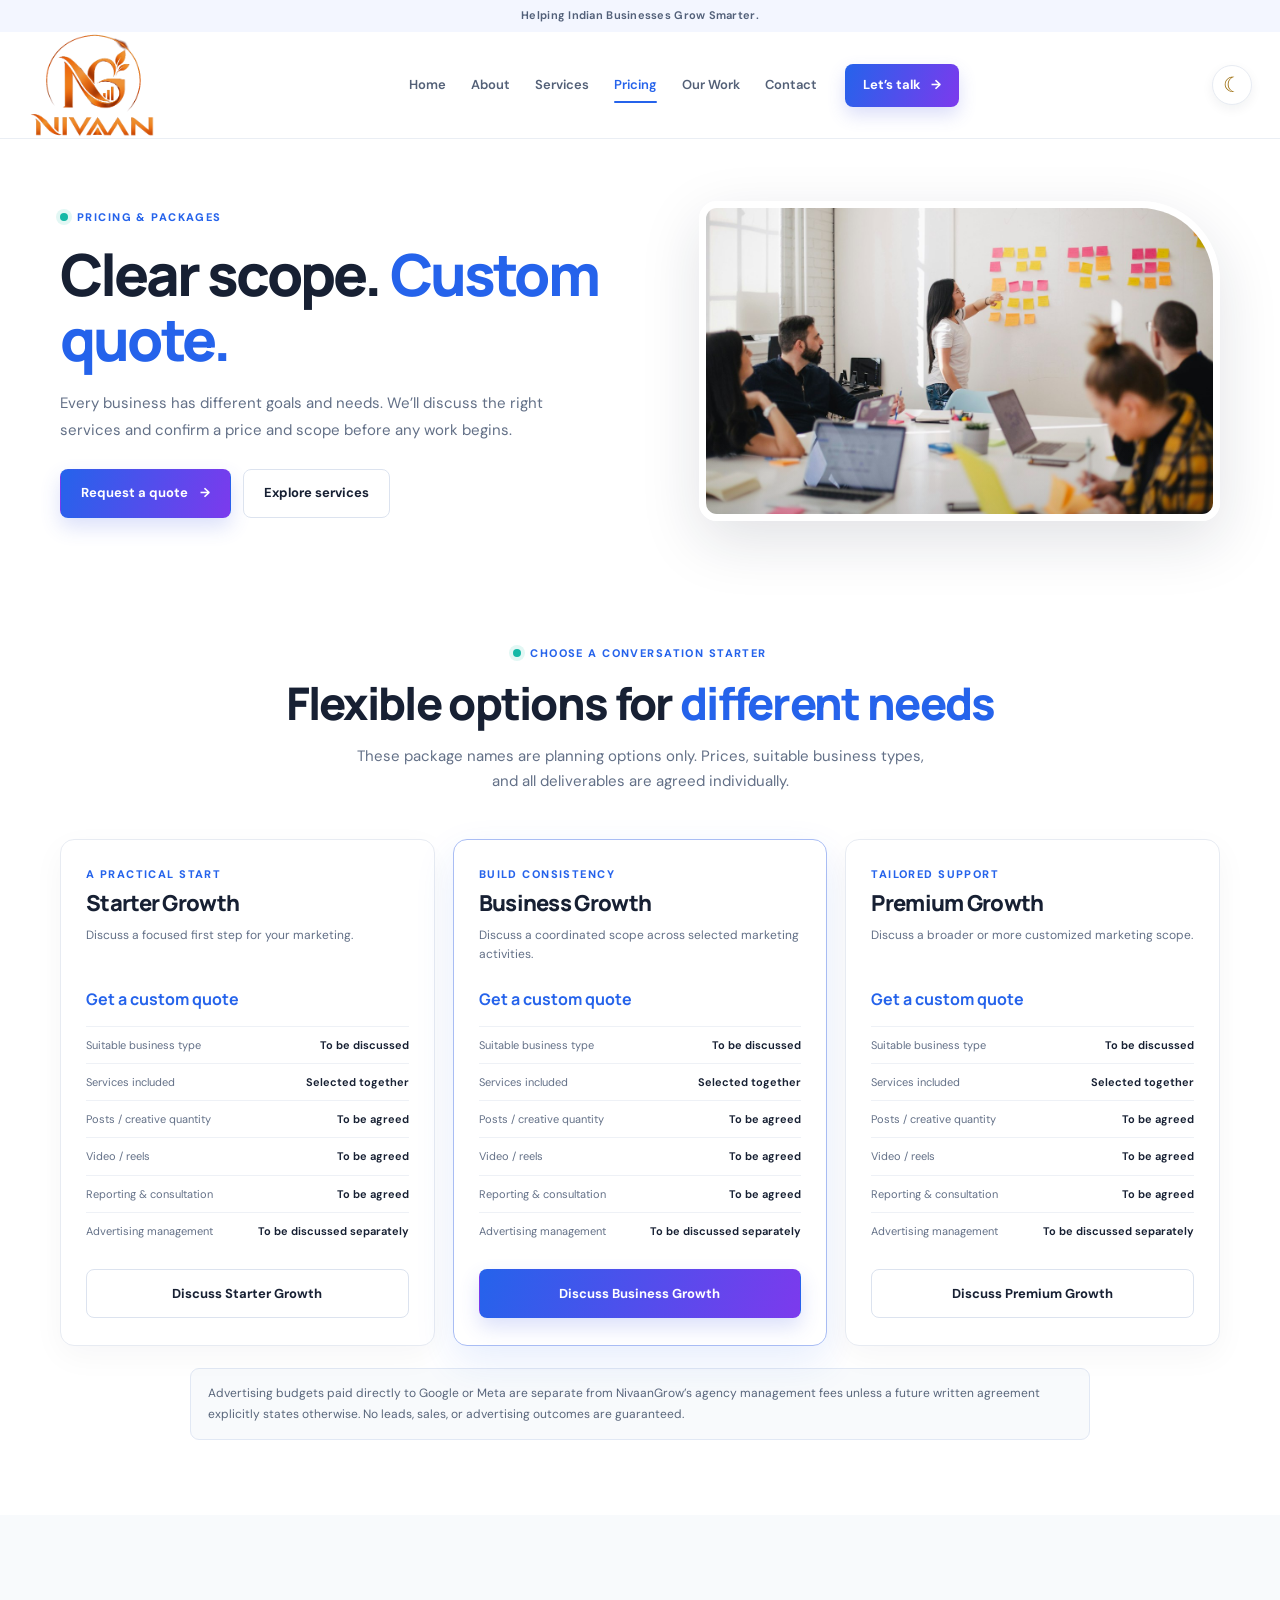
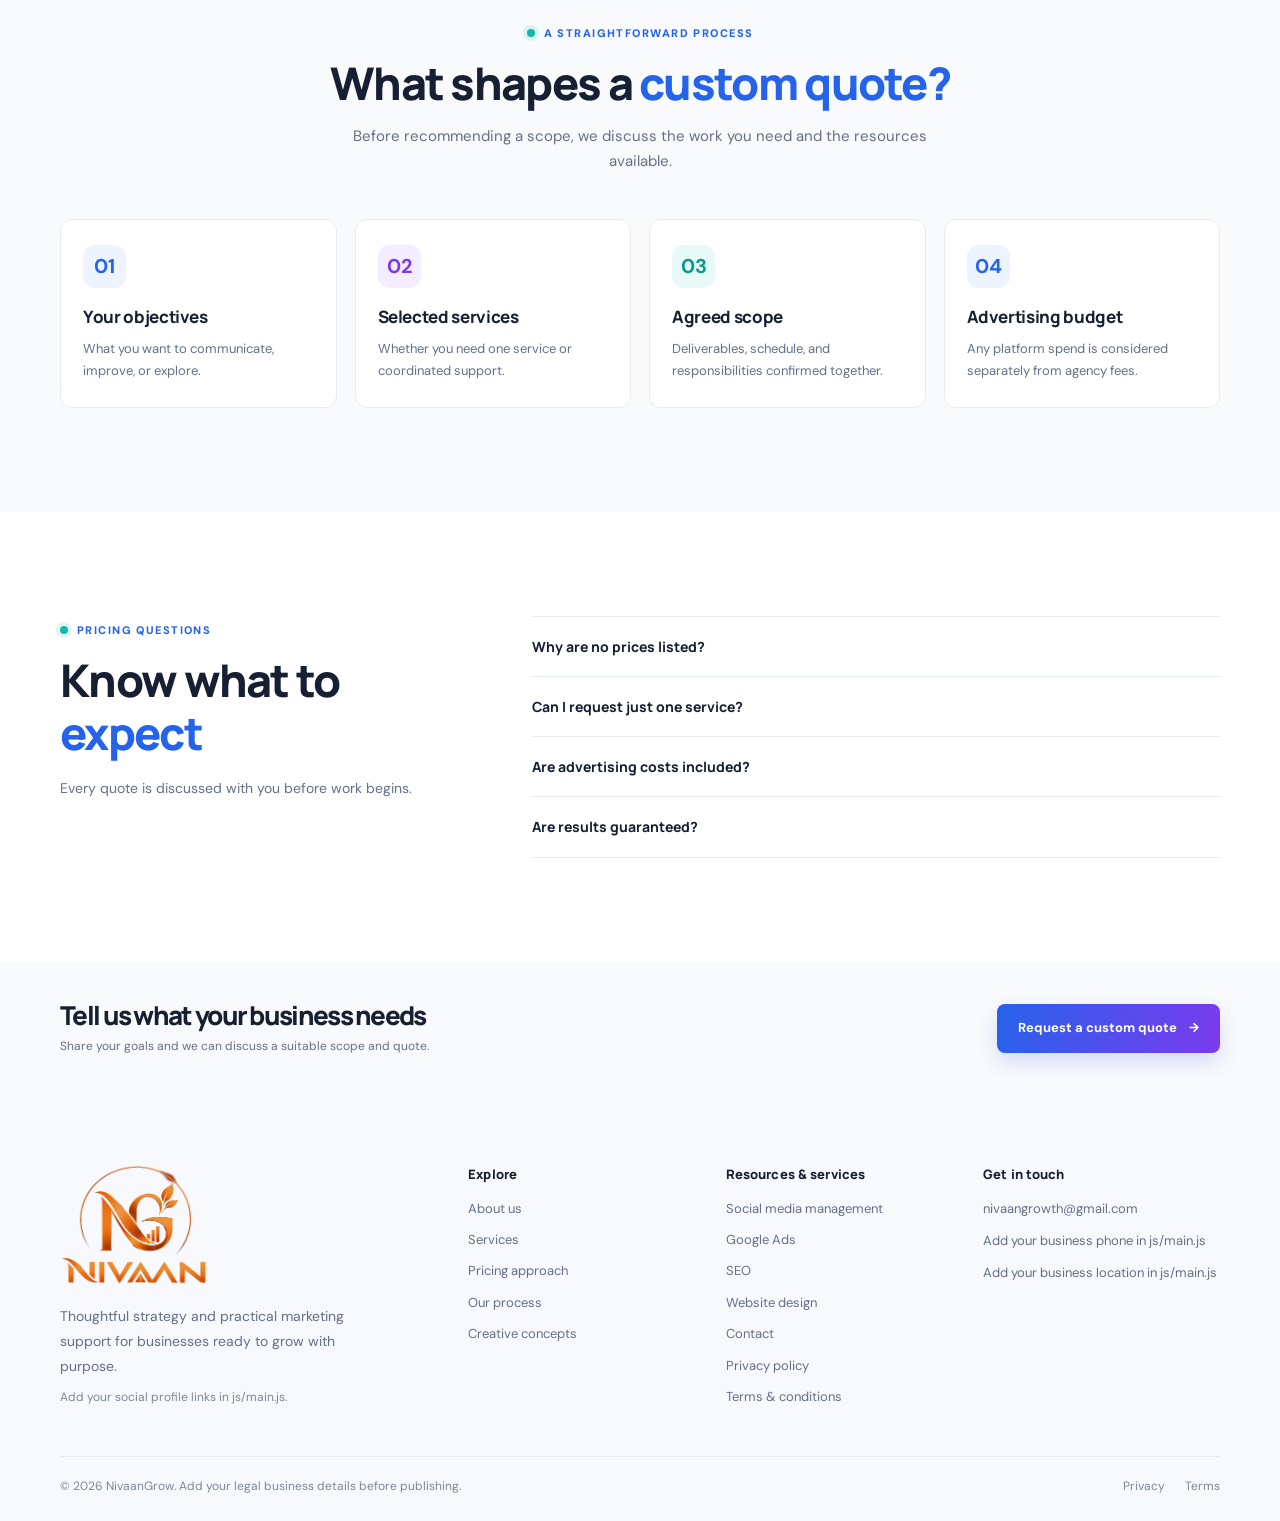
<file: NivaanGrow/pricing.html>
<!doctype html>
<html lang="en">
<head>
  <meta charset="utf-8"><meta name="viewport" content="width=device-width, initial-scale=1"><meta name="theme-color" content="#ffffff">
  <title>Pricing &amp; Packages | NivaanGrow</title><link rel="canonical" href="https://YOUR-DOMAIN.example/pricing.html"><meta name="description" content="Explore NivaanGrow's flexible pricing approach. Request a custom quote for digital marketing, branding, and business growth support.">
  <meta property="og:type" content="website"><meta property="og:title" content="Pricing &amp; Packages | NivaanGrow"><meta property="og:description" content="Custom marketing scopes and quotes shaped around your business needs."><meta property="og:image" content="./assets/images/marketing-workshop.jpg"><meta name="twitter:card" content="summary_large_image">
  <link rel="icon" href="./assets/icons/favicon.svg" type="image/svg+xml"><link rel="preconnect" href="https://fonts.googleapis.com"><link rel="preconnect" href="https://fonts.gstatic.com" crossorigin><link href="https://fonts.googleapis.com/css2?family=DM+Sans:wght@400;500;600;700&family=Manrope:wght@400;500;600;700;800&display=swap" rel="stylesheet">
  <link rel="stylesheet" href="./style.css"><link rel="stylesheet" href="./pages.css"><link rel="stylesheet" href="./responsive.css"><script defer src="./js/main.js"></script>
</head>
<body data-page="pricing"><a class="skip-link" href="#main-content">Skip to content</a><main id="main-content">
  <section class="page-hero section-wrap"><div class="page-hero-copy"><span class="eyebrow"><i class="eyebrow-dot"></i> Pricing &amp; packages</span><h1>Clear scope. <span>Custom quote.</span></h1><p>Every business has different goals and needs. We’ll discuss the right services and confirm a price and scope before any work begins.</p><div class="button-row"><a class="button button-primary" href="./contact.html">Request a quote <span aria-hidden="true">→</span></a><a class="button button-secondary" href="./services.html">Explore services</a></div></div><div class="page-hero-art"><img src="./assets/images/marketing-workshop.jpg" alt="A team discussing a marketing plan" width="900" height="650"></div></section>
  <section class="pricing-page section-wrap"><div class="section-heading centered"><span class="eyebrow"><i class="eyebrow-dot"></i> Choose a conversation starter</span><h2>Flexible options for <span>different needs</span></h2><p>These package names are planning options only. Prices, suitable business types, and all deliverables are agreed individually.</p></div>
    <div class="pricing-grid">
      <article class="price-card"><span class="eyebrow">A practical start</span><h2>Starter Growth</h2><p>Discuss a focused first step for your marketing.</p><strong>Get a custom quote</strong><dl><div><dt>Suitable business type</dt><dd>To be discussed</dd></div><div><dt>Services included</dt><dd>Selected together</dd></div><div><dt>Posts / creative quantity</dt><dd>To be agreed</dd></div><div><dt>Video / reels</dt><dd>To be agreed</dd></div><div><dt>Reporting &amp; consultation</dt><dd>To be agreed</dd></div><div><dt>Advertising management</dt><dd>To be discussed separately</dd></div></dl><a class="button button-secondary" href="./contact.html?package=starter-growth">Discuss Starter Growth</a></article>
      <article class="price-card price-card-featured"><span class="eyebrow">Build consistency</span><h2>Business Growth</h2><p>Discuss a coordinated scope across selected marketing activities.</p><strong>Get a custom quote</strong><dl><div><dt>Suitable business type</dt><dd>To be discussed</dd></div><div><dt>Services included</dt><dd>Selected together</dd></div><div><dt>Posts / creative quantity</dt><dd>To be agreed</dd></div><div><dt>Video / reels</dt><dd>To be agreed</dd></div><div><dt>Reporting &amp; consultation</dt><dd>To be agreed</dd></div><div><dt>Advertising management</dt><dd>To be discussed separately</dd></div></dl><a class="button button-primary" href="./contact.html?package=business-growth">Discuss Business Growth</a></article>
      <article class="price-card"><span class="eyebrow">Tailored support</span><h2>Premium Growth</h2><p>Discuss a broader or more customized marketing scope.</p><strong>Get a custom quote</strong><dl><div><dt>Suitable business type</dt><dd>To be discussed</dd></div><div><dt>Services included</dt><dd>Selected together</dd></div><div><dt>Posts / creative quantity</dt><dd>To be agreed</dd></div><div><dt>Video / reels</dt><dd>To be agreed</dd></div><div><dt>Reporting &amp; consultation</dt><dd>To be agreed</dd></div><div><dt>Advertising management</dt><dd>To be discussed separately</dd></div></dl><a class="button button-secondary" href="./contact.html?package=premium-growth">Discuss Premium Growth</a></article>
    </div>
    <p class="pricing-note">Advertising budgets paid directly to Google or Meta are separate from NivaanGrow’s agency management fees unless a future written agreement explicitly states otherwise. No leads, sales, or advertising outcomes are guaranteed.</p>
  </section>
  <section class="section pricing-factors"><div class="section-wrap"><div class="section-heading centered"><span class="eyebrow"><i class="eyebrow-dot"></i> A straightforward process</span><h2>What shapes a <span>custom quote?</span></h2><p>Before recommending a scope, we discuss the work you need and the resources available.</p></div><div class="value-grid"><article class="value-card"><span class="icon-tile blue" aria-hidden="true">01</span><h3>Your objectives</h3><p>What you want to communicate, improve, or explore.</p></article><article class="value-card"><span class="icon-tile purple" aria-hidden="true">02</span><h3>Selected services</h3><p>Whether you need one service or coordinated support.</p></article><article class="value-card"><span class="icon-tile teal" aria-hidden="true">03</span><h3>Agreed scope</h3><p>Deliverables, schedule, and responsibilities confirmed together.</p></article><article class="value-card"><span class="icon-tile blue" aria-hidden="true">04</span><h3>Advertising budget</h3><p>Any platform spend is considered separately from agency fees.</p></article></div></div></section>
  <section class="section section-wrap faq-section"><div class="faq-intro"><span class="eyebrow"><i class="eyebrow-dot"></i> Pricing questions</span><h2>Know what to <span>expect</span></h2><p>Every quote is discussed with you before work begins.</p></div><div class="faq-list"><details class="faq-item"><summary>Why are no prices listed?</summary><p>Prices have not been finalized. The right quote depends on your requirements, selected services, and agreed scope.</p></details><details class="faq-item"><summary>Can I request just one service?</summary><p>Yes. You can ask about an individual service or discuss a wider package.</p></details><details class="faq-item"><summary>Are advertising costs included?</summary><p>Advertising spend paid to Google or Meta is separate from agency fees unless an agreement explicitly says otherwise.</p></details><details class="faq-item"><summary>Are results guaranteed?</summary><p>No. Marketing outcomes depend on many factors. We do not guarantee a specific number of leads, sales, followers, or revenue.</p></details></div></section>
  <section class="quick-contact"><div class="section-wrap quick-contact-inner"><div><h2>Tell us what your business needs</h2><p>Share your goals and we can discuss a suitable scope and quote.</p></div><div class="button-row"><a class="button button-primary" href="./contact.html">Request a custom quote <span aria-hidden="true">→</span></a></div></div></section>
</main></body></html>
</file>
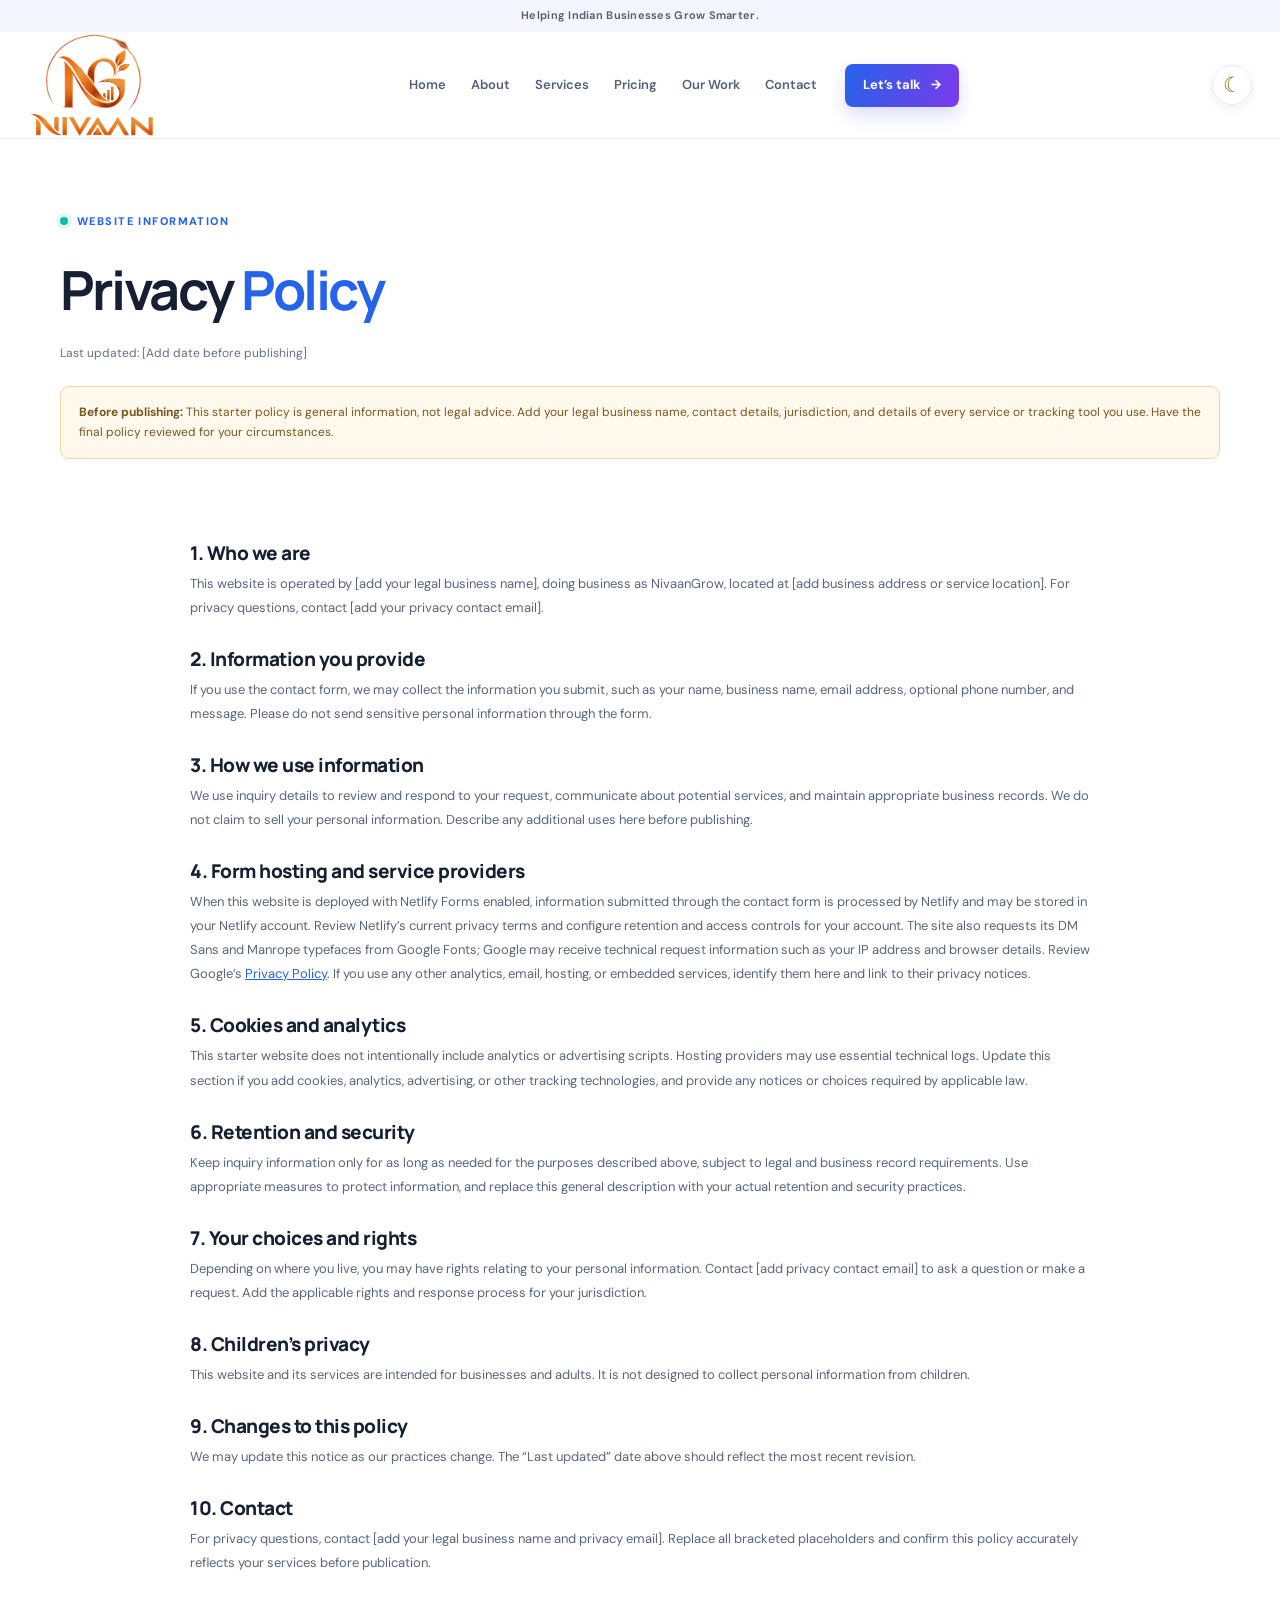
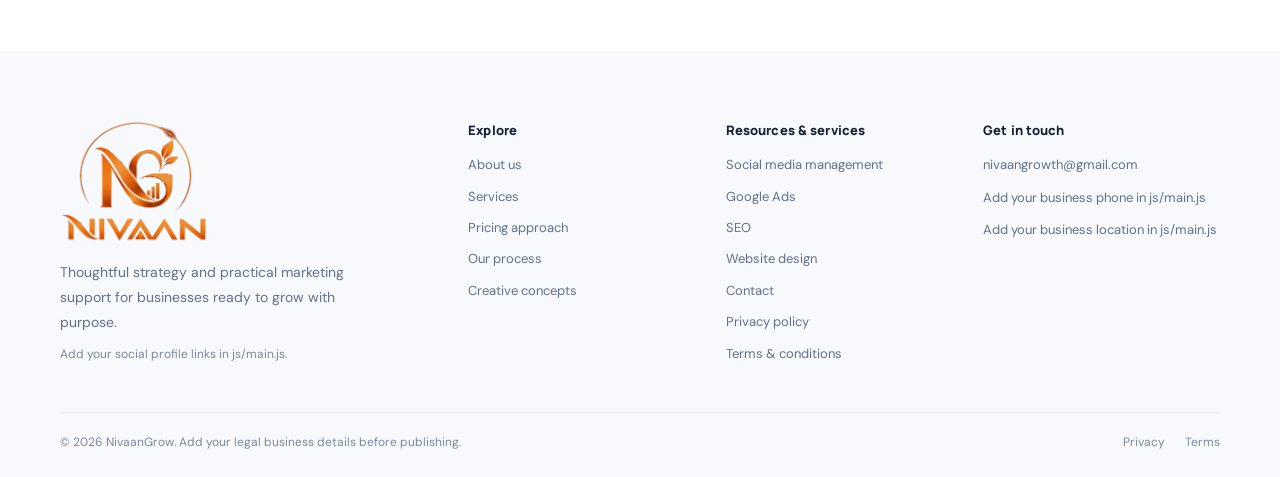
<file: NivaanGrow/privacy-policy.html>
<!doctype html>
<html lang="en">
<head><meta charset="utf-8"><meta name="viewport" content="width=device-width, initial-scale=1"><meta name="theme-color" content="#ffffff"><title>Privacy Policy | NivaanGrow</title><link rel="canonical" href="https://YOUR-DOMAIN.example/privacy-policy.html"><meta name="description" content="Read the NivaanGrow privacy policy template and review business details before publication."><meta property="og:type" content="website"><meta property="og:title" content="Privacy Policy | NivaanGrow"><meta property="og:description" content="Review the NivaanGrow privacy policy template before publication."><meta property="og:image" content="./assets/images/creative-team.jpg"><meta property="og:image:alt" content="Creative team sharing ideas around a table"><meta name="twitter:card" content="summary_large_image">
  <link rel="icon" href="./assets/icons/favicon.svg" type="image/svg+xml"><link rel="preconnect" href="https://fonts.googleapis.com"><link rel="preconnect" href="https://fonts.gstatic.com" crossorigin><link href="https://fonts.googleapis.com/css2?family=DM+Sans:wght@400;500;600;700&family=Manrope:wght@400;500;600;700;800&display=swap" rel="stylesheet"><link rel="stylesheet" href="./style.css"><link rel="stylesheet" href="./pages.css"><link rel="stylesheet" href="./responsive.css"><script defer src="./js/main.js"></script>
</head>
<body data-page="privacy"><a class="skip-link" href="#main-content">Skip to content</a><main id="main-content">
  <section class="legal-hero section-wrap"><span class="eyebrow"><i class="eyebrow-dot"></i> Website information</span><h1>Privacy <span>Policy</span></h1><p>Last updated: [Add date before publishing]</p><div class="review-alert"><strong>Before publishing:</strong> This starter policy is general information, not legal advice. Add your legal business name, contact details, jurisdiction, and details of every service or tracking tool you use. Have the final policy reviewed for your circumstances.</div></section>
  <article class="legal-content section-wrap"><h2>1. Who we are</h2><p>This website is operated by [add your legal business name], doing business as NivaanGrow, located at [add business address or service location]. For privacy questions, contact [add your privacy contact email].</p>
    <h2>2. Information you provide</h2><p>If you use the contact form, we may collect the information you submit, such as your name, business name, email address, optional phone number, and message. Please do not send sensitive personal information through the form.</p>
    <h2>3. How we use information</h2><p>We use inquiry details to review and respond to your request, communicate about potential services, and maintain appropriate business records. We do not claim to sell your personal information. Describe any additional uses here before publishing.</p>
    <h2>4. Form hosting and service providers</h2><p>When this website is deployed with Netlify Forms enabled, information submitted through the contact form is processed by Netlify and may be stored in your Netlify account. Review Netlify’s current privacy terms and configure retention and access controls for your account. The site also requests its DM Sans and Manrope typefaces from Google Fonts; Google may receive technical request information such as your IP address and browser details. Review Google’s <a href="https://policies.google.com/privacy" target="_blank" rel="noopener noreferrer">Privacy Policy</a>. If you use any other analytics, email, hosting, or embedded services, identify them here and link to their privacy notices.</p>
    <h2>5. Cookies and analytics</h2><p>This starter website does not intentionally include analytics or advertising scripts. Hosting providers may use essential technical logs. Update this section if you add cookies, analytics, advertising, or other tracking technologies, and provide any notices or choices required by applicable law.</p>
    <h2>6. Retention and security</h2><p>Keep inquiry information only for as long as needed for the purposes described above, subject to legal and business record requirements. Use appropriate measures to protect information, and replace this general description with your actual retention and security practices.</p>
    <h2>7. Your choices and rights</h2><p>Depending on where you live, you may have rights relating to your personal information. Contact [add privacy contact email] to ask a question or make a request. Add the applicable rights and response process for your jurisdiction.</p>
    <h2>8. Children’s privacy</h2><p>This website and its services are intended for businesses and adults. It is not designed to collect personal information from children.</p>
    <h2>9. Changes to this policy</h2><p>We may update this notice as our practices change. The “Last updated” date above should reflect the most recent revision.</p>
    <h2>10. Contact</h2><p>For privacy questions, contact [add your legal business name and privacy email]. Replace all bracketed placeholders and confirm this policy accurately reflects your services before publication.</p>
  </article>
</main></body></html>
</file>
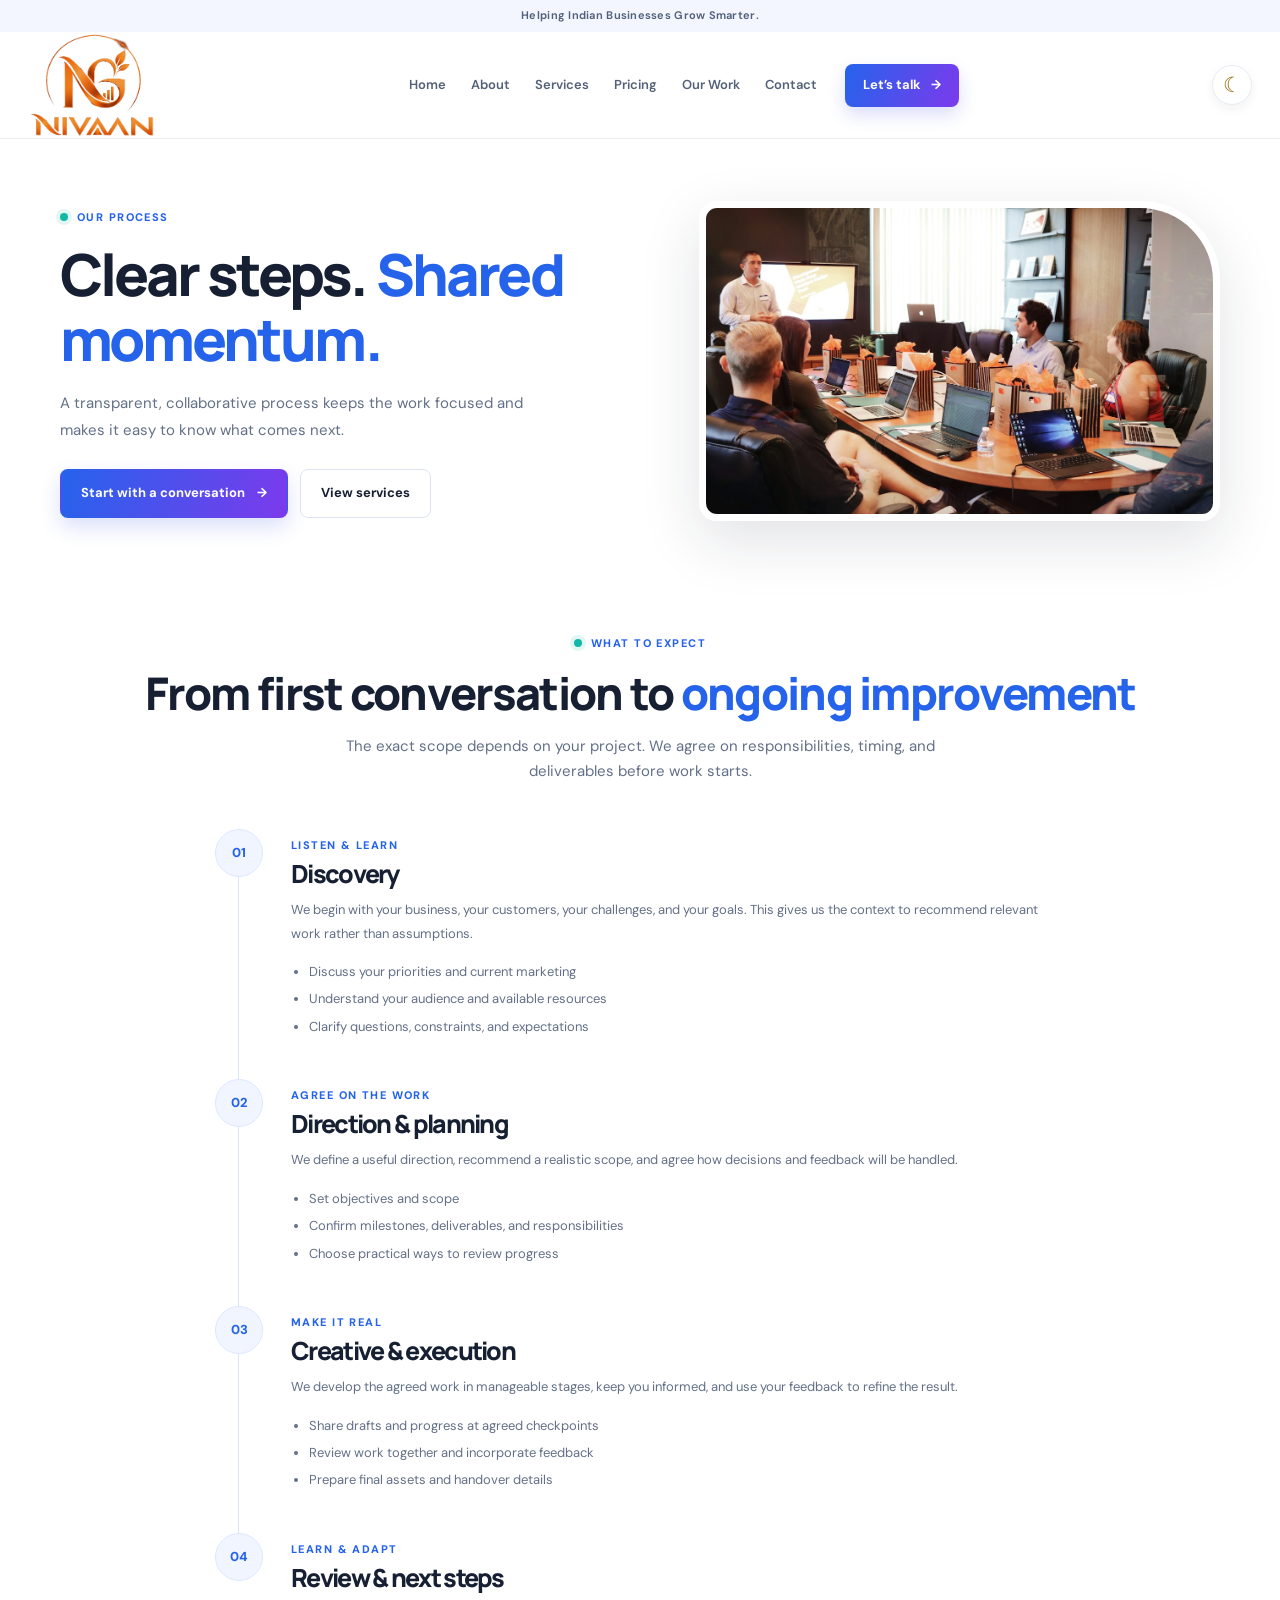
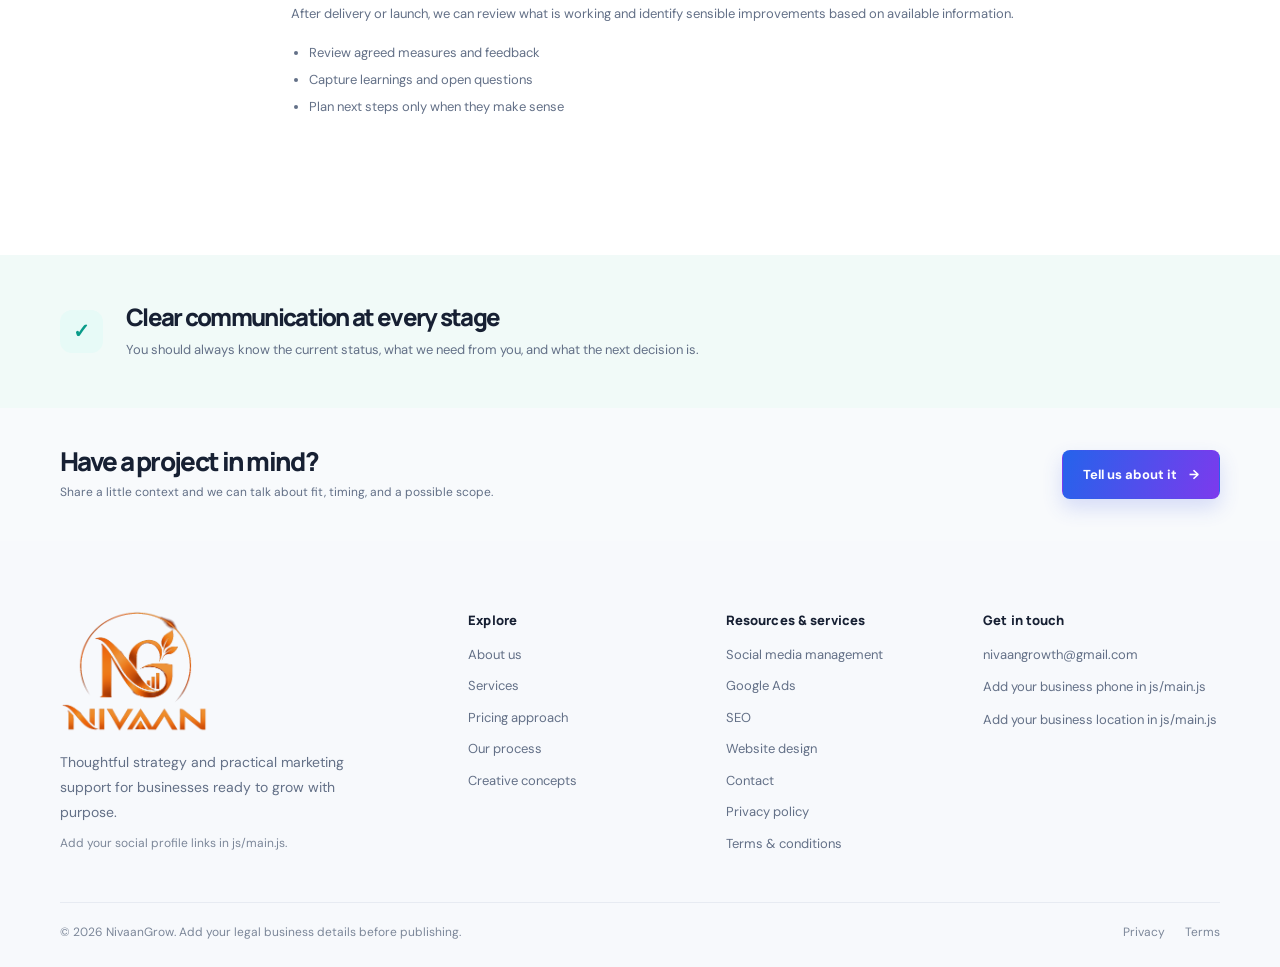
<file: NivaanGrow/process.html>
<!doctype html>
<html lang="en">
<head><meta charset="utf-8"><meta name="viewport" content="width=device-width, initial-scale=1"><meta name="theme-color" content="#ffffff"><title>Our Process | NivaanGrow</title><link rel="canonical" href="https://YOUR-DOMAIN.example/process.html"><meta name="description" content="See how NivaanGrow works with your business, from discovery through strategy, creative execution, and improvement."><meta property="og:type" content="website"><meta property="og:title" content="Our Process | NivaanGrow"><meta property="og:description" content="A clear, collaborative process for thoughtful business growth."><meta property="og:image" content="./assets/images/business-meeting.jpg"><meta property="og:image:alt" content="Business team discussing ideas around a meeting table"><meta name="twitter:card" content="summary_large_image">
  <link rel="icon" href="./assets/icons/favicon.svg" type="image/svg+xml"><link rel="preconnect" href="https://fonts.googleapis.com"><link rel="preconnect" href="https://fonts.gstatic.com" crossorigin><link href="https://fonts.googleapis.com/css2?family=DM+Sans:wght@400;500;600;700&family=Manrope:wght@400;500;600;700;800&display=swap" rel="stylesheet"><link rel="stylesheet" href="./style.css"><link rel="stylesheet" href="./pages.css"><link rel="stylesheet" href="./responsive.css"><script defer src="./js/main.js"></script>
</head>
<body data-page="process"><a class="skip-link" href="#main-content">Skip to content</a><main id="main-content">
  <section class="page-hero section-wrap"><div class="page-hero-copy"><span class="eyebrow"><i class="eyebrow-dot"></i> Our process</span><h1>Clear steps. <span>Shared momentum.</span></h1><p>A transparent, collaborative process keeps the work focused and makes it easy to know what comes next.</p><div class="button-row"><a class="button button-primary" href="./contact.html">Start with a conversation <span aria-hidden="true">→</span></a><a class="button button-secondary" href="./services.html">View services</a></div></div><div class="page-hero-art"><img src="./assets/images/business-meeting.jpg" alt="Business team discussing ideas around a meeting table" width="900" height="650"></div></section>
  <section class="journey-section section-wrap"><div class="section-heading centered"><span class="eyebrow"><i class="eyebrow-dot"></i> What to expect</span><h2>From first conversation to <span>ongoing improvement</span></h2><p>The exact scope depends on your project. We agree on responsibilities, timing, and deliverables before work starts.</p></div><div class="journey-list">
    <article class="journey-step"><span class="journey-marker">01</span><div class="journey-content"><span class="eyebrow">Listen &amp; learn</span><h2>Discovery</h2><p>We begin with your business, your customers, your challenges, and your goals. This gives us the context to recommend relevant work rather than assumptions.</p><ul><li>Discuss your priorities and current marketing</li><li>Understand your audience and available resources</li><li>Clarify questions, constraints, and expectations</li></ul></div></article>
    <article class="journey-step"><span class="journey-marker">02</span><div class="journey-content"><span class="eyebrow">Agree on the work</span><h2>Direction &amp; planning</h2><p>We define a useful direction, recommend a realistic scope, and agree how decisions and feedback will be handled.</p><ul><li>Set objectives and scope</li><li>Confirm milestones, deliverables, and responsibilities</li><li>Choose practical ways to review progress</li></ul></div></article>
    <article class="journey-step"><span class="journey-marker">03</span><div class="journey-content"><span class="eyebrow">Make it real</span><h2>Creative &amp; execution</h2><p>We develop the agreed work in manageable stages, keep you informed, and use your feedback to refine the result.</p><ul><li>Share drafts and progress at agreed checkpoints</li><li>Review work together and incorporate feedback</li><li>Prepare final assets and handover details</li></ul></div></article>
    <article class="journey-step"><span class="journey-marker">04</span><div class="journey-content"><span class="eyebrow">Learn &amp; adapt</span><h2>Review &amp; next steps</h2><p>After delivery or launch, we can review what is working and identify sensible improvements based on available information.</p><ul><li>Review agreed measures and feedback</li><li>Capture learnings and open questions</li><li>Plan next steps only when they make sense</li></ul></div></article>
  </div></section>
  <section class="process-promise"><div class="section-wrap promise-inner"><span class="icon-tile teal" aria-hidden="true">✓</span><div><h2>Clear communication at every stage</h2><p>You should always know the current status, what we need from you, and what the next decision is.</p></div></div></section>
  <section class="quick-contact"><div class="section-wrap quick-contact-inner"><div><h2>Have a project in mind?</h2><p>Share a little context and we can talk about fit, timing, and a possible scope.</p></div><div class="button-row"><a class="button button-primary" href="./contact.html">Tell us about it <span aria-hidden="true">→</span></a></div></div></section>
</main></body></html>
</file>
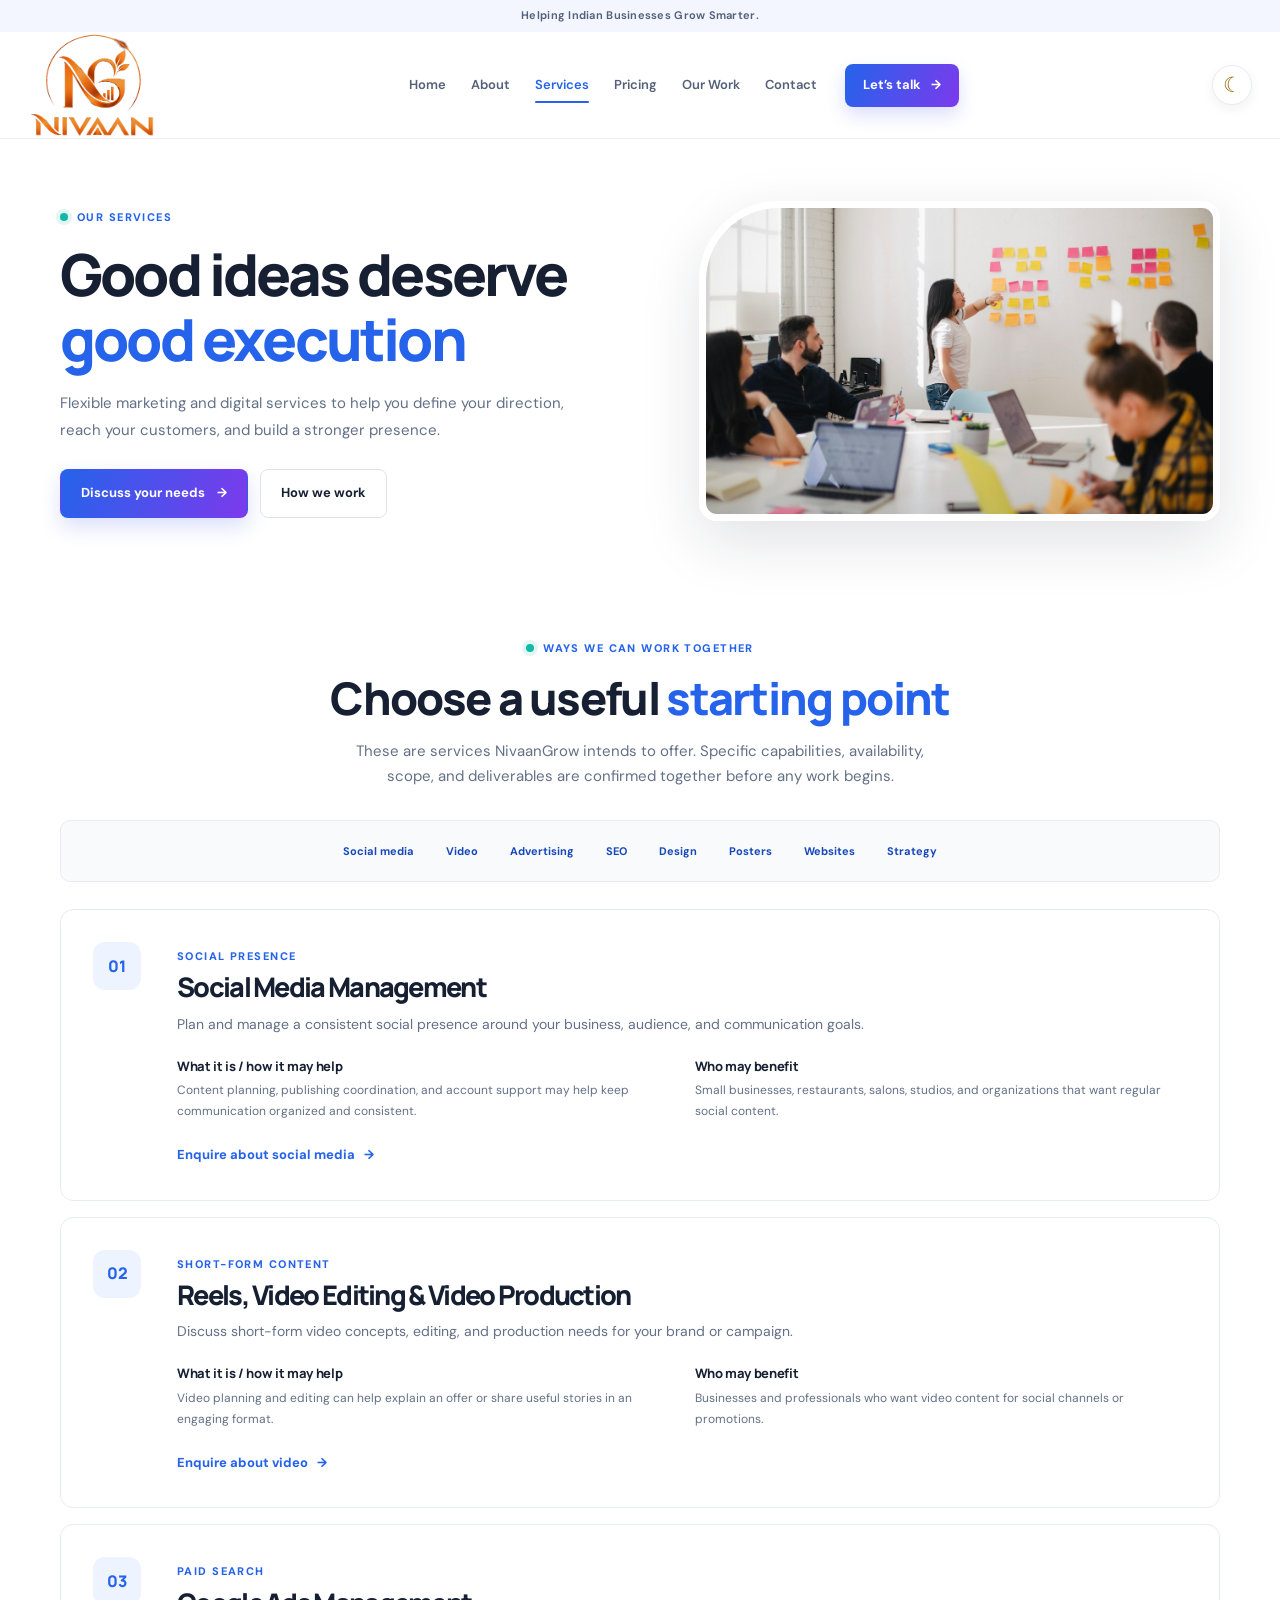
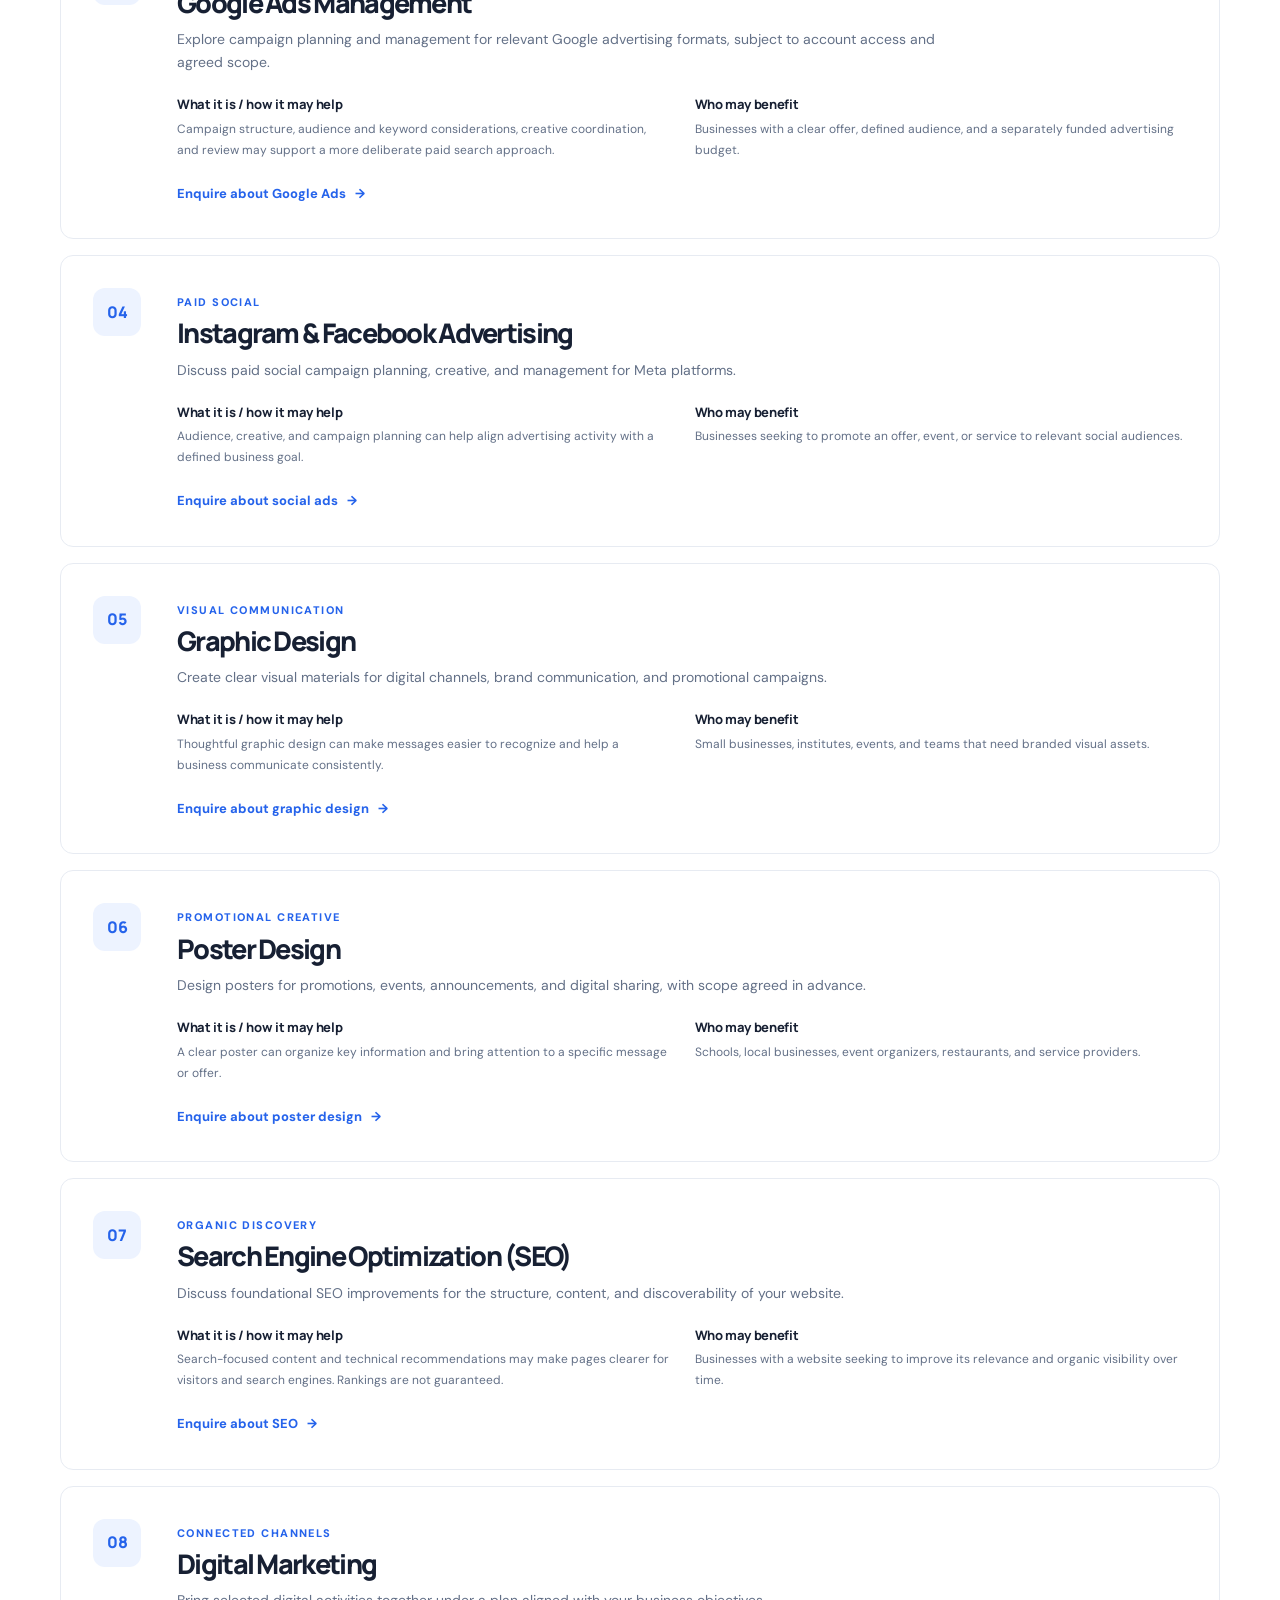
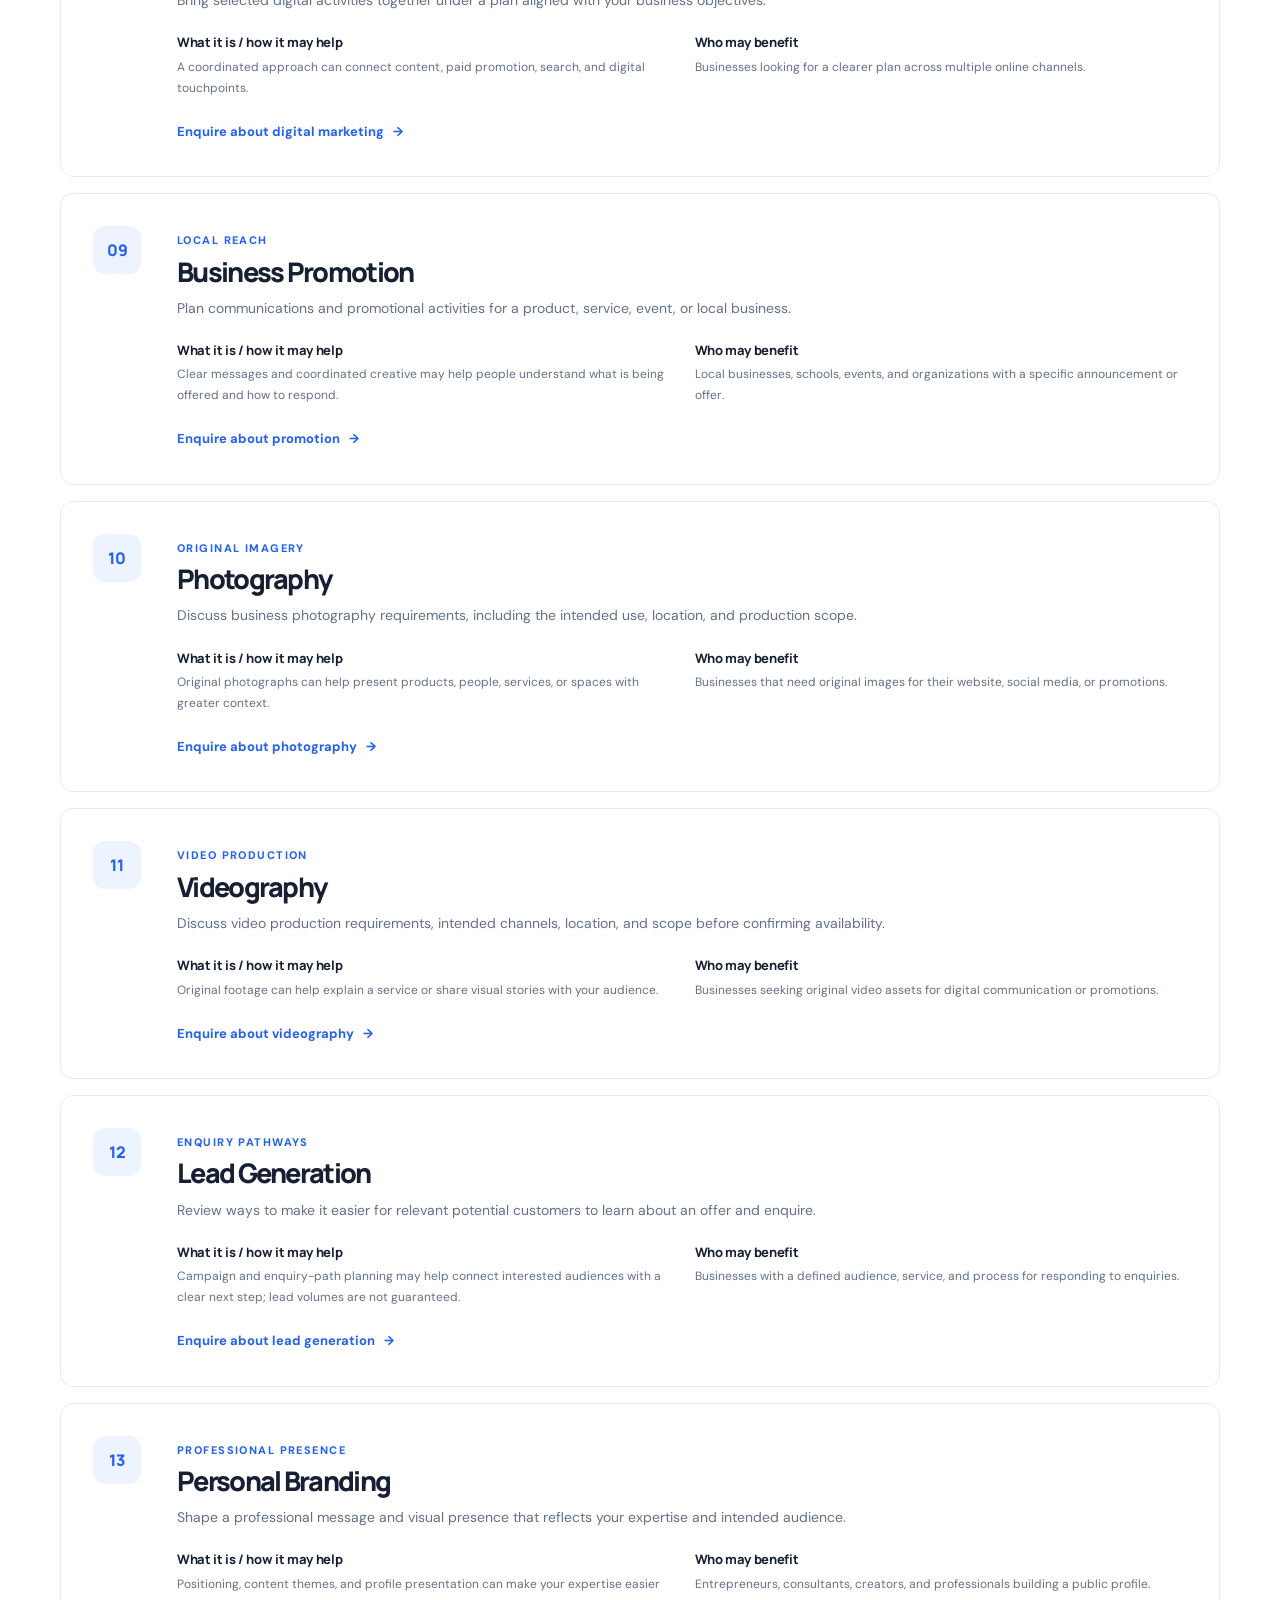
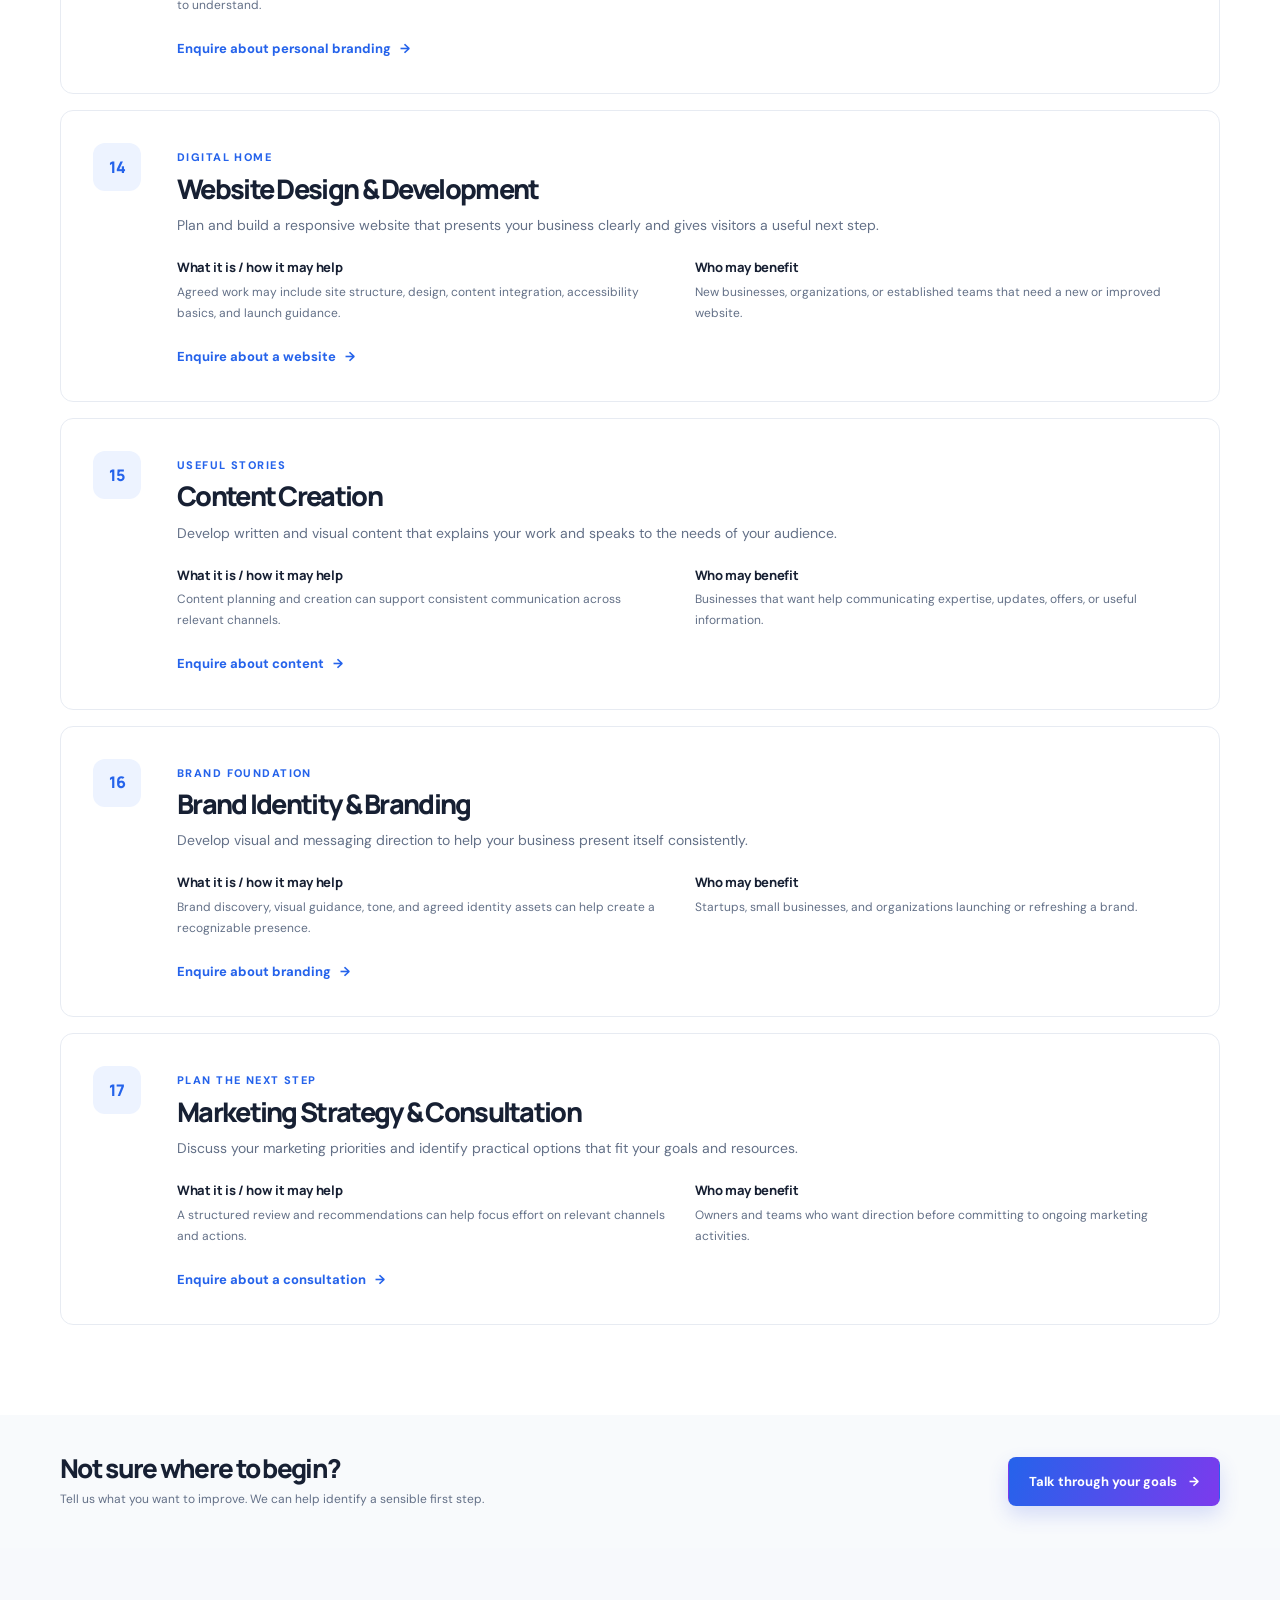
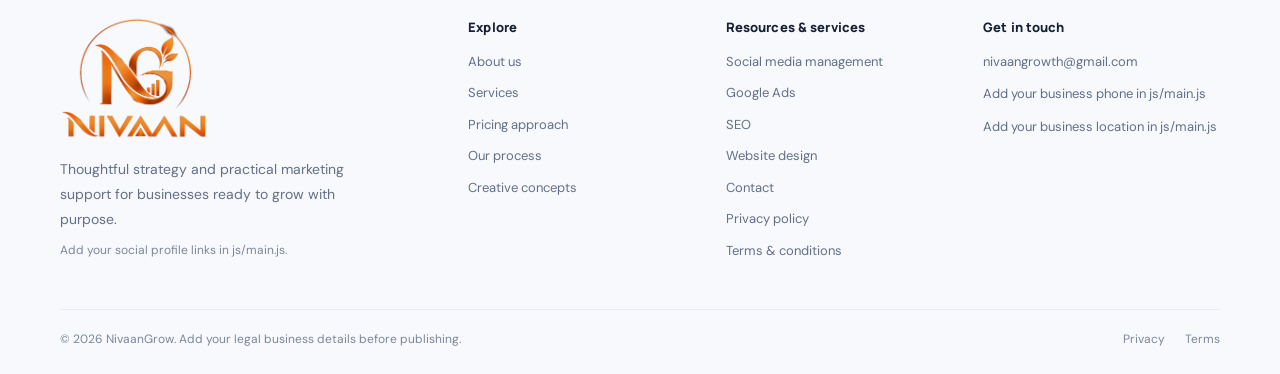
<file: NivaanGrow/services.html>
<!doctype html>
<html lang="en">
<head><meta charset="utf-8"><meta name="viewport" content="width=device-width, initial-scale=1"><meta name="theme-color" content="#ffffff"><title>Services | NivaanGrow Digital Marketing &amp; Growth</title><meta name="description" content="Explore NivaanGrow's digital marketing, branding, website, content, local promotion, and growth services."><meta property="og:type" content="website"><meta property="og:title" content="Services | NivaanGrow"><meta property="og:description" content="Practical marketing and business growth services shaped around your goals."><meta property="og:image" content="./assets/images/marketing-workshop.jpg"><meta property="og:image:alt" content="Marketing team mapping ideas during a planning session"><meta name="twitter:card" content="summary_large_image">
<link rel="canonical" href="https://YOUR-DOMAIN.example/services.html">
  <link rel="icon" href="./assets/icons/favicon.svg" type="image/svg+xml"><link rel="preconnect" href="https://fonts.googleapis.com"><link rel="preconnect" href="https://fonts.gstatic.com" crossorigin><link href="https://fonts.googleapis.com/css2?family=DM+Sans:wght@400;500;600;700&family=Manrope:wght@400;500;600;700;800&display=swap" rel="stylesheet"><link rel="stylesheet" href="./style.css"><link rel="stylesheet" href="./pages.css"><link rel="stylesheet" href="./responsive.css"><script defer src="./js/main.js"></script>
</head>
<body data-page="services"><a class="skip-link" href="#main-content">Skip to content</a><main id="main-content">
  <section class="page-hero section-wrap"><div class="page-hero-copy"><span class="eyebrow"><i class="eyebrow-dot"></i> Our services</span><h1>Good ideas deserve <span>good execution</span></h1><p>Flexible marketing and digital services to help you define your direction, reach your customers, and build a stronger presence.</p><div class="button-row"><a class="button button-primary" href="./contact.html">Discuss your needs <span aria-hidden="true">→</span></a><a class="button button-secondary" href="./process.html">How we work</a></div></div><div class="page-hero-art service-hero-art"><img src="./assets/images/marketing-workshop.jpg" alt="Marketing team mapping ideas during a planning session" width="900" height="650"></div></section>
  <section class="service-intro section-wrap"><div class="section-heading centered"><span class="eyebrow"><i class="eyebrow-dot"></i> Ways we can work together</span><h2>Choose a useful <span>starting point</span></h2><p>These are services NivaanGrow intends to offer. Specific capabilities, availability, scope, and deliverables are confirmed together before any work begins.</p></div>
    <nav class="service-index" aria-label="Services on this page"><a href="#social-media">Social media</a><a href="#video">Video</a><a href="#google-ads">Advertising</a><a href="#seo">SEO</a><a href="#design">Design</a><a href="#poster-design">Posters</a><a href="#websites">Websites</a><a href="#consultation">Strategy</a></nav>
    <div class="service-detail-list">
      <article class="service-detail" id="social-media"><div class="service-detail-number">01</div><div class="service-detail-content"><span class="eyebrow">Social presence</span><h2>Social Media Management</h2><p>Plan and manage a consistent social presence around your business, audience, and communication goals.</p><div class="detail-columns"><div><h3>What it is / how it may help</h3><p>Content planning, publishing coordination, and account support may help keep communication organized and consistent.</p></div><div><h3>Who may benefit</h3><p>Small businesses, restaurants, salons, studios, and organizations that want regular social content.</p></div></div><a class="text-link" href="./contact.html?service=social-media">Enquire about social media <span aria-hidden="true">→</span></a></div></article>
      <article class="service-detail" id="video"><div class="service-detail-number">02</div><div class="service-detail-content"><span class="eyebrow">Short-form content</span><h2>Reels, Video Editing &amp; Video Production</h2><p>Discuss short-form video concepts, editing, and production needs for your brand or campaign.</p><div class="detail-columns"><div><h3>What it is / how it may help</h3><p>Video planning and editing can help explain an offer or share useful stories in an engaging format.</p></div><div><h3>Who may benefit</h3><p>Businesses and professionals who want video content for social channels or promotions.</p></div></div><a class="text-link" href="./contact.html?service=video">Enquire about video <span aria-hidden="true">→</span></a></div></article>
      <article class="service-detail" id="google-ads"><div class="service-detail-number">03</div><div class="service-detail-content"><span class="eyebrow">Paid search</span><h2>Google Ads Management</h2><p>Explore campaign planning and management for relevant Google advertising formats, subject to account access and agreed scope.</p><div class="detail-columns"><div><h3>What it is / how it may help</h3><p>Campaign structure, audience and keyword considerations, creative coordination, and review may support a more deliberate paid search approach.</p></div><div><h3>Who may benefit</h3><p>Businesses with a clear offer, defined audience, and a separately funded advertising budget.</p></div></div><a class="text-link" href="./contact.html?service=google-ads">Enquire about Google Ads <span aria-hidden="true">→</span></a></div></article>
      <article class="service-detail" id="meta-ads"><div class="service-detail-number">04</div><div class="service-detail-content"><span class="eyebrow">Paid social</span><h2>Instagram &amp; Facebook Advertising</h2><p>Discuss paid social campaign planning, creative, and management for Meta platforms.</p><div class="detail-columns"><div><h3>What it is / how it may help</h3><p>Audience, creative, and campaign planning can help align advertising activity with a defined business goal.</p></div><div><h3>Who may benefit</h3><p>Businesses seeking to promote an offer, event, or service to relevant social audiences.</p></div></div><a class="text-link" href="./contact.html?service=meta-ads">Enquire about social ads <span aria-hidden="true">→</span></a></div></article>
      <article class="service-detail" id="design"><div class="service-detail-number">05</div><div class="service-detail-content"><span class="eyebrow">Visual communication</span><h2>Graphic Design</h2><p>Create clear visual materials for digital channels, brand communication, and promotional campaigns.</p><div class="detail-columns"><div><h3>What it is / how it may help</h3><p>Thoughtful graphic design can make messages easier to recognize and help a business communicate consistently.</p></div><div><h3>Who may benefit</h3><p>Small businesses, institutes, events, and teams that need branded visual assets.</p></div></div><a class="text-link" href="./contact.html?service=design">Enquire about graphic design <span aria-hidden="true">→</span></a></div></article>
      <article class="service-detail" id="poster-design"><div class="service-detail-number">06</div><div class="service-detail-content"><span class="eyebrow">Promotional creative</span><h2>Poster Design</h2><p>Design posters for promotions, events, announcements, and digital sharing, with scope agreed in advance.</p><div class="detail-columns"><div><h3>What it is / how it may help</h3><p>A clear poster can organize key information and bring attention to a specific message or offer.</p></div><div><h3>Who may benefit</h3><p>Schools, local businesses, event organizers, restaurants, and service providers.</p></div></div><a class="text-link" href="./contact.html?service=poster-design">Enquire about poster design <span aria-hidden="true">→</span></a></div></article>
      <article class="service-detail" id="seo"><div class="service-detail-number">07</div><div class="service-detail-content"><span class="eyebrow">Organic discovery</span><h2>Search Engine Optimization (SEO)</h2><p>Discuss foundational SEO improvements for the structure, content, and discoverability of your website.</p><div class="detail-columns"><div><h3>What it is / how it may help</h3><p>Search-focused content and technical recommendations may make pages clearer for visitors and search engines. Rankings are not guaranteed.</p></div><div><h3>Who may benefit</h3><p>Businesses with a website seeking to improve its relevance and organic visibility over time.</p></div></div><a class="text-link" href="./contact.html?service=seo">Enquire about SEO <span aria-hidden="true">→</span></a></div></article>
      <article class="service-detail" id="digital-marketing"><div class="service-detail-number">08</div><div class="service-detail-content"><span class="eyebrow">Connected channels</span><h2>Digital Marketing</h2><p>Bring selected digital activities together under a plan aligned with your business objectives.</p><div class="detail-columns"><div><h3>What it is / how it may help</h3><p>A coordinated approach can connect content, paid promotion, search, and digital touchpoints.</p></div><div><h3>Who may benefit</h3><p>Businesses looking for a clearer plan across multiple online channels.</p></div></div><a class="text-link" href="./contact.html?service=digital-marketing">Enquire about digital marketing <span aria-hidden="true">→</span></a></div></article>
      <article class="service-detail" id="promotion"><div class="service-detail-number">09</div><div class="service-detail-content"><span class="eyebrow">Local reach</span><h2>Business Promotion</h2><p>Plan communications and promotional activities for a product, service, event, or local business.</p><div class="detail-columns"><div><h3>What it is / how it may help</h3><p>Clear messages and coordinated creative may help people understand what is being offered and how to respond.</p></div><div><h3>Who may benefit</h3><p>Local businesses, schools, events, and organizations with a specific announcement or offer.</p></div></div><a class="text-link" href="./contact.html?service=promotion">Enquire about promotion <span aria-hidden="true">→</span></a></div></article>
      <article class="service-detail" id="photography"><div class="service-detail-number">10</div><div class="service-detail-content"><span class="eyebrow">Original imagery</span><h2>Photography</h2><p>Discuss business photography requirements, including the intended use, location, and production scope.</p><div class="detail-columns"><div><h3>What it is / how it may help</h3><p>Original photographs can help present products, people, services, or spaces with greater context.</p></div><div><h3>Who may benefit</h3><p>Businesses that need original images for their website, social media, or promotions.</p></div></div><a class="text-link" href="./contact.html?service=photography">Enquire about photography <span aria-hidden="true">→</span></a></div></article>
      <article class="service-detail" id="videography"><div class="service-detail-number">11</div><div class="service-detail-content"><span class="eyebrow">Video production</span><h2>Videography</h2><p>Discuss video production requirements, intended channels, location, and scope before confirming availability.</p><div class="detail-columns"><div><h3>What it is / how it may help</h3><p>Original footage can help explain a service or share visual stories with your audience.</p></div><div><h3>Who may benefit</h3><p>Businesses seeking original video assets for digital communication or promotions.</p></div></div><a class="text-link" href="./contact.html?service=videography">Enquire about videography <span aria-hidden="true">→</span></a></div></article>
      <article class="service-detail" id="lead-generation"><div class="service-detail-number">12</div><div class="service-detail-content"><span class="eyebrow">Enquiry pathways</span><h2>Lead Generation</h2><p>Review ways to make it easier for relevant potential customers to learn about an offer and enquire.</p><div class="detail-columns"><div><h3>What it is / how it may help</h3><p>Campaign and enquiry-path planning may help connect interested audiences with a clear next step; lead volumes are not guaranteed.</p></div><div><h3>Who may benefit</h3><p>Businesses with a defined audience, service, and process for responding to enquiries.</p></div></div><a class="text-link" href="./contact.html?service=lead-generation">Enquire about lead generation <span aria-hidden="true">→</span></a></div></article>
      <article class="service-detail" id="personal-branding"><div class="service-detail-number">13</div><div class="service-detail-content"><span class="eyebrow">Professional presence</span><h2>Personal Branding</h2><p>Shape a professional message and visual presence that reflects your expertise and intended audience.</p><div class="detail-columns"><div><h3>What it is / how it may help</h3><p>Positioning, content themes, and profile presentation can make your expertise easier to understand.</p></div><div><h3>Who may benefit</h3><p>Entrepreneurs, consultants, creators, and professionals building a public profile.</p></div></div><a class="text-link" href="./contact.html?service=personal-branding">Enquire about personal branding <span aria-hidden="true">→</span></a></div></article>
      <article class="service-detail" id="websites"><div class="service-detail-number">14</div><div class="service-detail-content"><span class="eyebrow">Digital home</span><h2>Website Design &amp; Development</h2><p>Plan and build a responsive website that presents your business clearly and gives visitors a useful next step.</p><div class="detail-columns"><div><h3>What it is / how it may help</h3><p>Agreed work may include site structure, design, content integration, accessibility basics, and launch guidance.</p></div><div><h3>Who may benefit</h3><p>New businesses, organizations, or established teams that need a new or improved website.</p></div></div><a class="text-link" href="./contact.html?service=website">Enquire about a website <span aria-hidden="true">→</span></a></div></article>
      <article class="service-detail" id="content"><div class="service-detail-number">15</div><div class="service-detail-content"><span class="eyebrow">Useful stories</span><h2>Content Creation</h2><p>Develop written and visual content that explains your work and speaks to the needs of your audience.</p><div class="detail-columns"><div><h3>What it is / how it may help</h3><p>Content planning and creation can support consistent communication across relevant channels.</p></div><div><h3>Who may benefit</h3><p>Businesses that want help communicating expertise, updates, offers, or useful information.</p></div></div><a class="text-link" href="./contact.html?service=content">Enquire about content <span aria-hidden="true">→</span></a></div></article>
      <article class="service-detail" id="branding"><div class="service-detail-number">16</div><div class="service-detail-content"><span class="eyebrow">Brand foundation</span><h2>Brand Identity &amp; Branding</h2><p>Develop visual and messaging direction to help your business present itself consistently.</p><div class="detail-columns"><div><h3>What it is / how it may help</h3><p>Brand discovery, visual guidance, tone, and agreed identity assets can help create a recognizable presence.</p></div><div><h3>Who may benefit</h3><p>Startups, small businesses, and organizations launching or refreshing a brand.</p></div></div><a class="text-link" href="./contact.html?service=branding">Enquire about branding <span aria-hidden="true">→</span></a></div></article>
      <article class="service-detail" id="consultation"><div class="service-detail-number">17</div><div class="service-detail-content"><span class="eyebrow">Plan the next step</span><h2>Marketing Strategy &amp; Consultation</h2><p>Discuss your marketing priorities and identify practical options that fit your goals and resources.</p><div class="detail-columns"><div><h3>What it is / how it may help</h3><p>A structured review and recommendations can help focus effort on relevant channels and actions.</p></div><div><h3>Who may benefit</h3><p>Owners and teams who want direction before committing to ongoing marketing activities.</p></div></div><a class="text-link" href="./contact.html?service=consultation">Enquire about a consultation <span aria-hidden="true">→</span></a></div></article>
    </div></section>
  <section class="quick-contact"><div class="section-wrap quick-contact-inner"><div><h2>Not sure where to begin?</h2><p>Tell us what you want to improve. We can help identify a sensible first step.</p></div><div class="button-row"><a class="button button-primary" href="./contact.html">Talk through your goals <span aria-hidden="true">→</span></a></div></div></section>
</main></body></html>
</file>
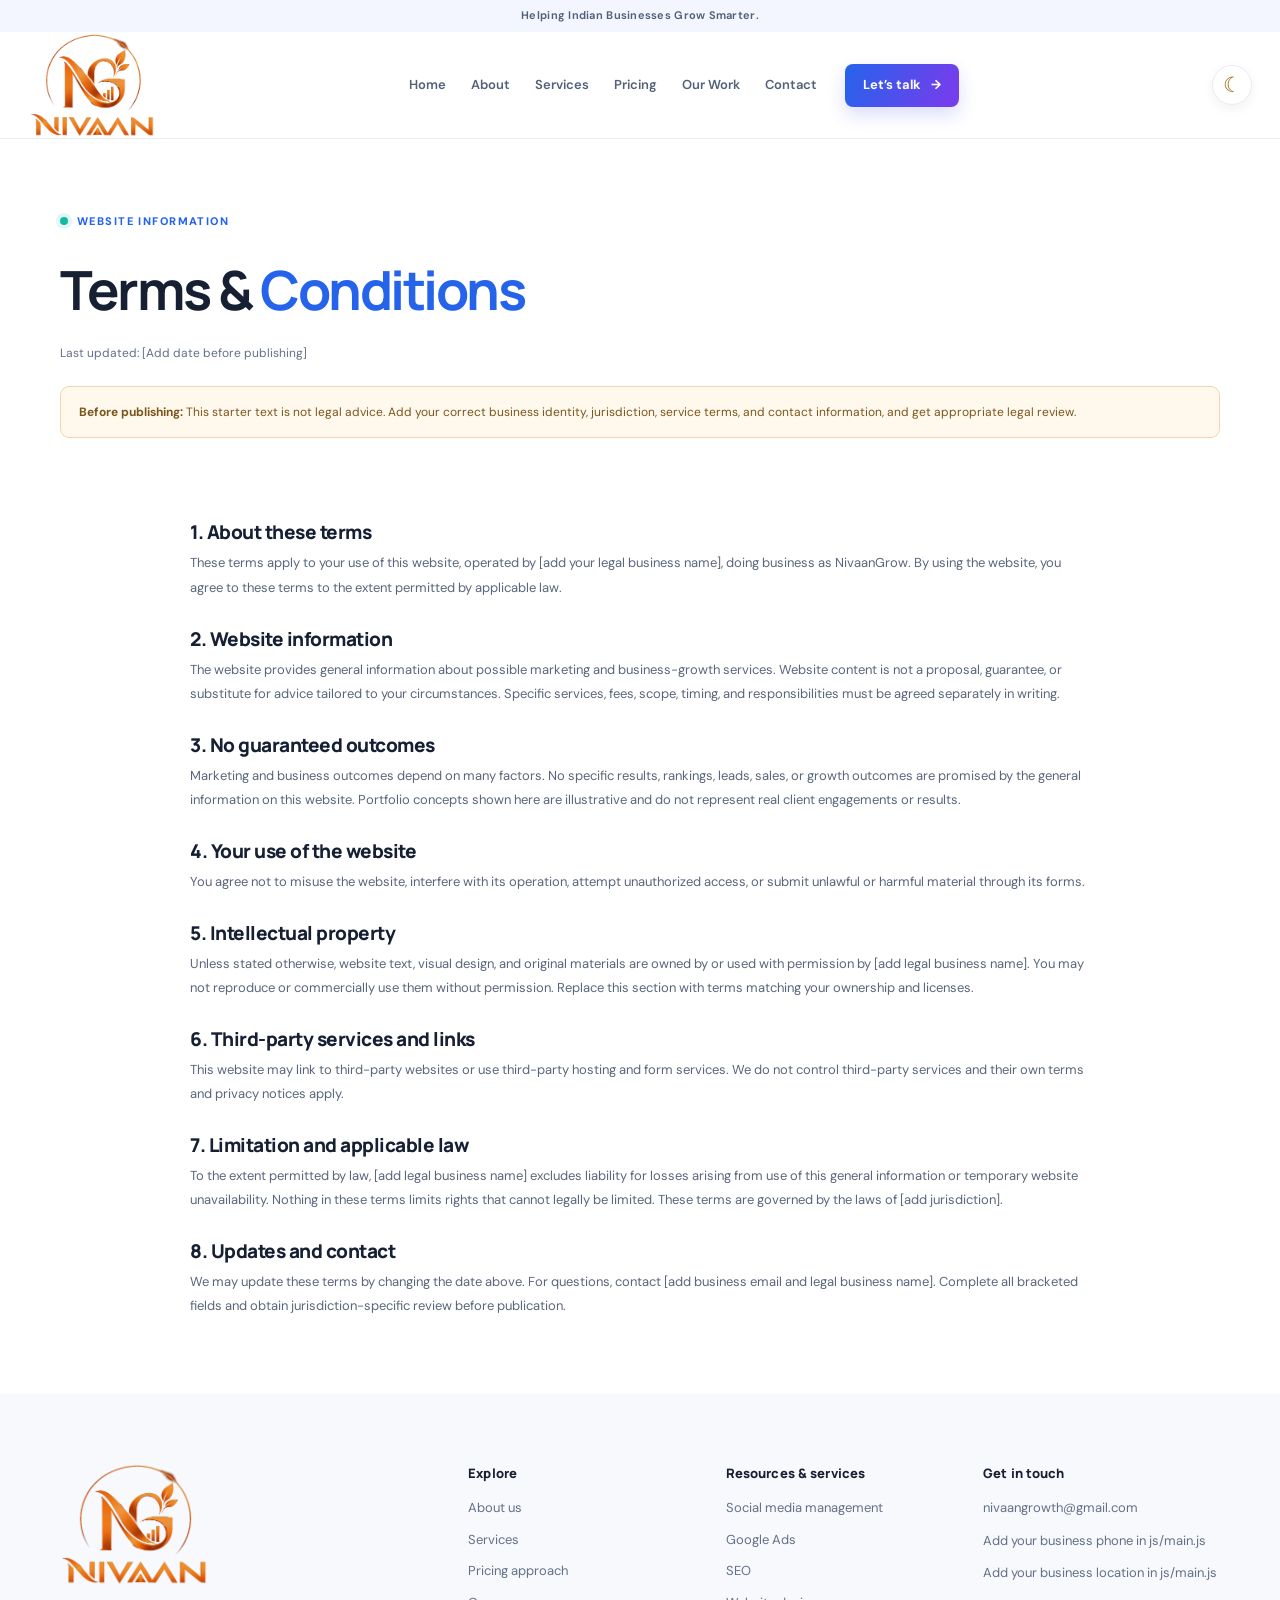
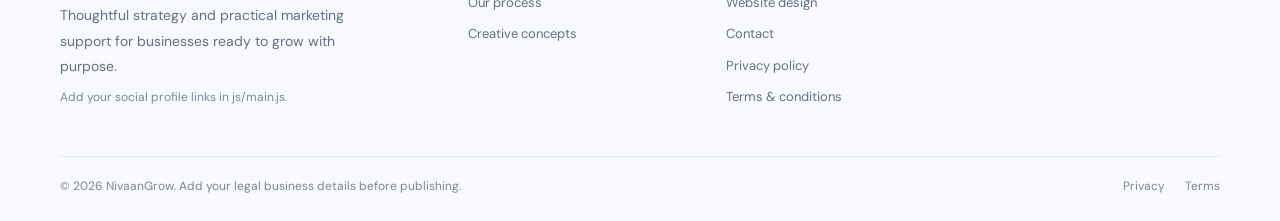
<file: NivaanGrow/terms.html>
<!doctype html>
<html lang="en">
<head><meta charset="utf-8"><meta name="viewport" content="width=device-width, initial-scale=1"><meta name="theme-color" content="#ffffff"><title>Terms &amp; Conditions | NivaanGrow</title><link rel="canonical" href="https://YOUR-DOMAIN.example/terms.html"><meta name="description" content="Read the NivaanGrow terms and conditions template and review business details before publication."><meta property="og:type" content="website"><meta property="og:title" content="Terms &amp; Conditions | NivaanGrow"><meta property="og:description" content="Review the NivaanGrow website terms template before publication."><meta property="og:image" content="./assets/images/business-meeting.jpg"><meta property="og:image:alt" content="Business team discussing ideas around a meeting table"><meta name="twitter:card" content="summary_large_image">
  <link rel="icon" href="./assets/icons/favicon.svg" type="image/svg+xml"><link rel="preconnect" href="https://fonts.googleapis.com"><link rel="preconnect" href="https://fonts.gstatic.com" crossorigin><link href="https://fonts.googleapis.com/css2?family=DM+Sans:wght@400;500;600;700&family=Manrope:wght@400;500;600;700;800&display=swap" rel="stylesheet"><link rel="stylesheet" href="./style.css"><link rel="stylesheet" href="./pages.css"><link rel="stylesheet" href="./responsive.css"><script defer src="./js/main.js"></script>
</head>
<body data-page="terms"><a class="skip-link" href="#main-content">Skip to content</a><main id="main-content">
  <section class="legal-hero section-wrap"><span class="eyebrow"><i class="eyebrow-dot"></i> Website information</span><h1>Terms &amp; <span>Conditions</span></h1><p>Last updated: [Add date before publishing]</p><div class="review-alert"><strong>Before publishing:</strong> This starter text is not legal advice. Add your correct business identity, jurisdiction, service terms, and contact information, and get appropriate legal review.</div></section>
  <article class="legal-content section-wrap"><h2>1. About these terms</h2><p>These terms apply to your use of this website, operated by [add your legal business name], doing business as NivaanGrow. By using the website, you agree to these terms to the extent permitted by applicable law.</p>
    <h2>2. Website information</h2><p>The website provides general information about possible marketing and business-growth services. Website content is not a proposal, guarantee, or substitute for advice tailored to your circumstances. Specific services, fees, scope, timing, and responsibilities must be agreed separately in writing.</p>
    <h2>3. No guaranteed outcomes</h2><p>Marketing and business outcomes depend on many factors. No specific results, rankings, leads, sales, or growth outcomes are promised by the general information on this website. Portfolio concepts shown here are illustrative and do not represent real client engagements or results.</p>
    <h2>4. Your use of the website</h2><p>You agree not to misuse the website, interfere with its operation, attempt unauthorized access, or submit unlawful or harmful material through its forms.</p>
    <h2>5. Intellectual property</h2><p>Unless stated otherwise, website text, visual design, and original materials are owned by or used with permission by [add legal business name]. You may not reproduce or commercially use them without permission. Replace this section with terms matching your ownership and licenses.</p>
    <h2>6. Third-party services and links</h2><p>This website may link to third-party websites or use third-party hosting and form services. We do not control third-party services and their own terms and privacy notices apply.</p>
    <h2>7. Limitation and applicable law</h2><p>To the extent permitted by law, [add legal business name] excludes liability for losses arising from use of this general information or temporary website unavailability. Nothing in these terms limits rights that cannot legally be limited. These terms are governed by the laws of [add jurisdiction].</p>
    <h2>8. Updates and contact</h2><p>We may update these terms by changing the date above. For questions, contact [add business email and legal business name]. Complete all bracketed fields and obtain jurisdiction-specific review before publication.</p>
  </article>
</main></body></html>
</file>
<file: NivaanGrow/style.css>
:root {
  --blue: #2563eb; --blue-dark: #1748bb; --purple: #7c3aed; --teal: #14b8a6;
  --ink: #172033; --muted: #637087; --line: #e7ebf2; --pale: #f8fafc; --white: #fff;
  --shadow: 0 18px 50px rgba(23,32,51,.08);
  --font-body: "DM Sans", Arial, sans-serif; --font-heading: "Manrope", "DM Sans", sans-serif;
}
* { box-sizing: border-box; }
html { scroll-behavior: smooth; scroll-padding-top: 96px; }
body { margin: 0; color: var(--ink); background: var(--white); font-family: var(--font-body); font-size: 16px; line-height: 1.65; -webkit-font-smoothing: antialiased; }
body, button, input, select, textarea { font-family: var(--font-body); }
img { display: block; max-width: 100%; background-color: #eef3ff; }
a { color: inherit; }
button, input, select, textarea { font: inherit; }
button, a { -webkit-tap-highlight-color: transparent; }
::selection { color: #fff; background: var(--blue); }
:focus-visible { outline: 3px solid #14b8a6; outline-offset: 3px; }
.section-wrap { width: min(1160px, calc(100% - 56px)); margin-right: auto; margin-left: auto; }
.section { padding-top: 104px; padding-bottom: 104px; }
.skip-link { position: fixed; z-index: 9999; top: 10px; left: 10px; padding: 10px 16px; transform: translateY(-150%); border-radius: 8px; background: var(--ink); color: #fff; text-decoration: none; }
.skip-link:focus { transform: translateY(0); }

/* Shared navigation and footer */
.site-header { position: sticky; z-index: 1000; top: 0; border-bottom: 1px solid rgba(231,235,242,.85); background: rgba(255,255,255,.96); backdrop-filter: blur(14px); }
.navbar { width: min(1240px, calc(100% - 56px)); min-height: 82px; margin: auto; display: flex; align-items: center; justify-content: space-between; gap: 28px; }
.brand { display: inline-flex; align-items: center; gap: 10px; flex: 0 0 auto; text-decoration: none; }
.brand img { width: 128px; height: 106px; background: transparent; object-fit: contain; }
.brand-copy { display: flex; flex-direction: column; line-height: 1.15; }
.brand-name { color: var(--ink); font-family: var(--font-heading); font-size: 20px; font-weight: 800; letter-spacing: -.8px; }
.brand-name span { color: var(--blue); }
.brand-tagline { margin-top: 4px; color: #788397; font-size: 10px; font-weight: 600; letter-spacing: .04em; }
.nav-content { display: flex; align-items: center; gap: 28px; }
.nav-links { display: flex; align-items: center; gap: 25px; }
.nav-link { position: relative; display: inline-flex; align-items: center; min-height: 44px; color: #536077; font-size: 13px; font-weight: 600; text-decoration: none; transition: color .2s ease; }
.nav-link::after { position: absolute; right: 0; bottom: 4px; left: 0; height: 2px; border-radius: 2px; background: var(--blue); content: ""; transform: scaleX(0); transform-origin: left; transition: transform .2s ease; }
.nav-link:hover, .nav-link[aria-current="page"] { color: var(--blue); }
.nav-link:hover::after, .nav-link[aria-current="page"]::after { transform: scaleX(1); }
.nav-cta { min-height: 43px; padding: 0 18px; display: inline-flex; align-items: center; justify-content: center; gap: 10px; border: 0; border-radius: 8px; background: linear-gradient(110deg, var(--blue), var(--purple)); color: #fff; box-shadow: 0 8px 18px rgba(73,91,226,.2); font-size: 13px; font-weight: 700; text-decoration: none; transition: transform .2s ease, box-shadow .2s ease; }
.nav-cta:hover { transform: translateY(-2px); box-shadow: 0 11px 24px rgba(73,91,226,.27); }
.theme-toggle { width: 40px; height: 40px; flex: 0 0 auto; display: grid; place-items: center; border: 1px solid var(--line); border-radius: 50%; background: #fff; color: #9b6b08; box-shadow: 0 4px 12px rgba(23,32,51,.06); cursor: pointer; transition: transform .2s ease, background .2s ease, border-color .2s ease, color .2s ease; }
.theme-toggle:hover { transform: translateY(-2px); border-color: #d5b35d; background: #fffbef; }
.theme-toggle-icon { font-size: 21px; line-height: 1; }
.nav-toggle { display: none; width: 44px; height: 44px; align-items: center; justify-content: center; flex-direction: column; gap: 5px; border: 1px solid var(--line); border-radius: 9px; background: #fff; cursor: pointer; }
.nav-toggle span { width: 19px; height: 2px; border-radius: 2px; background: var(--ink); transition: transform .2s ease, opacity .2s ease; }
.nav-toggle[aria-expanded="true"] span:first-child { transform: translateY(7px) rotate(45deg); }
.nav-toggle[aria-expanded="true"] span:nth-child(2) { opacity: 0; }
.nav-toggle[aria-expanded="true"] span:last-child { transform: translateY(-7px) rotate(-45deg); }
.site-footer { padding: 68px 0 24px; background: #f7f9fc; }
.footer-main { width: min(1160px, calc(100% - 56px)); margin: auto; display: grid; grid-template-columns: 1.7fr 1fr 1fr 1.1fr; gap: 42px; padding-bottom: 48px; }
.footer-brand { max-width: 330px; }
.footer-brand .brand { margin-bottom: 17px; }
.footer-brand .brand img { width: 148px; height: 124px; }
.footer-brand p { margin: 0; color: var(--muted); font-size: 14px; line-height: 1.8; }
.footer-heading { margin: 4px 0 16px; font-family: var(--font-heading); font-size: 13px; font-weight: 800; letter-spacing: .01em; }
.footer-links { display: grid; gap: 10px; }
.footer-links a, .footer-contact a, .footer-contact span { color: var(--muted); font-size: 13px; text-decoration: none; }
.footer-links a:hover, .footer-contact a:hover { color: var(--blue); }
.footer-contact { display: grid; gap: 11px; }
.footer-bottom { width: min(1160px, calc(100% - 56px)); margin: auto; padding-top: 20px; display: flex; align-items: center; justify-content: space-between; gap: 18px; border-top: 1px solid var(--line); color: #7c8799; font-size: 12px; }
.footer-legal { display: flex; gap: 20px; }
.footer-legal a { color: inherit; text-decoration: none; }
.footer-legal a:hover { color: var(--blue); }
.social-placeholder { color: #7c8799; font-size: 12px; }
.footer-social { margin-top: 9px; display: flex; flex-wrap: wrap; gap: 13px; }
.footer-social a { color: var(--blue); font-size: 12px; font-weight: 650; text-decoration: none; }
.footer-social a:hover { text-decoration: underline; }
.back-to-top { position: fixed; z-index: 990; right: 22px; bottom: 22px; width: 44px; height: 44px; display: grid; place-items: center; border: 1px solid rgba(37,99,235,.14); border-radius: 50%; background: #fff; color: var(--blue); box-shadow: 0 7px 24px rgba(23,32,51,.12); font-size: 20px; font-weight: 700; text-decoration: none; opacity: 0; pointer-events: none; transform: translateY(8px); transition: opacity .2s, transform .2s; }
.back-to-top.is-visible { opacity: 1; pointer-events: auto; transform: translateY(0); }

/* Shared type, links and buttons */
h1, h2, h3, p { margin-top: 0; }
h1, h2, h3 { font-family: var(--font-heading); }
h2 { margin-bottom: 18px; font-size: clamp(30px, 4vw, 45px); font-weight: 800; letter-spacing: -1.7px; line-height: 1.16; }
h2 span, h1 span { color: var(--blue); }
h3 { margin-bottom: 9px; font-size: 17px; font-weight: 750; letter-spacing: -.35px; line-height: 1.35; }
.eyebrow { display: inline-flex; align-items: center; gap: 9px; margin-bottom: 17px; color: var(--blue); font-size: 11px; font-weight: 800; letter-spacing: .13em; line-height: 1.3; text-transform: uppercase; }
.eyebrow-dot { width: 8px; height: 8px; border-radius: 50%; background: var(--teal); box-shadow: 0 0 0 4px rgba(20,184,166,.12); }
.button-row { display: flex; align-items: center; flex-wrap: wrap; gap: 12px; }
.button { min-height: 49px; padding: 0 20px; display: inline-flex; align-items: center; justify-content: center; gap: 12px; border: 1px solid transparent; border-radius: 8px; font-size: 13px; font-weight: 700; text-decoration: none; transition: transform .22s ease, background .22s ease, border-color .22s ease, box-shadow .22s ease; cursor: pointer; }
.button:hover { transform: translateY(-2px); }
.button:active { transform: translateY(0) scale(.98); }
.button-primary { background: linear-gradient(110deg, var(--blue), var(--purple)); color: #fff; box-shadow: 0 9px 20px rgba(65,88,226,.19); }
.button-primary:hover { color: #fff; box-shadow: 0 12px 24px rgba(65,88,226,.28); }
.button-secondary { border-color: #dce3ef; background: #fff; color: var(--ink); }
.button-secondary:hover { border-color: #b9c8e4; background: #f9fbff; }
.button-light { border-color: rgba(255,255,255,.35); background: #fff; color: var(--blue-dark); }
.button-white { background: #fff; color: var(--blue-dark); }
.button-outline-light { border-color: rgba(255,255,255,.48); background: transparent; color: #fff; }
.button-outline-light:hover { background: rgba(255,255,255,.1); }
.text-link { display: inline-flex; align-items: center; gap: 9px; color: var(--blue); font-size: 13px; font-weight: 750; text-decoration: none; }
.text-link span { display: inline-block; transition: transform .22s ease; }
.text-link:hover span { transform: translateX(4px); }
.center-action { margin-top: 36px; text-align: center; }
.centered { text-align: center; }
.section-heading { margin-bottom: 45px; }
.section-heading h2 { margin-bottom: 15px; }
.section-heading p { max-width: 590px; margin: 0 auto; color: var(--muted); font-size: 15px; }
.section-heading:not(.centered) { display: flex; align-items: flex-end; justify-content: space-between; gap: 30px; }
.section-heading:not(.centered) h2 { margin-bottom: 0; }
.desktop-link { margin-bottom: 7px; }
.mobile-link { display: none; }

/* Homepage */
.hero { min-height: 588px; padding-top: 71px; padding-bottom: 78px; display: grid; grid-template-columns: 1fr .95fr; align-items: center; gap: 50px; overflow-x: clip; }
.hero-copy { position: relative; z-index: 1; padding-bottom: 5px; animation: fade-up .7s .05s both; }
.hero h1 { margin: 0 0 22px; font-family: var(--font-heading); font-size: clamp(40px, 5.25vw, 62px); font-weight: 800; letter-spacing: -3.1px; line-height: 1.12; }
.hero h1 span { background: linear-gradient(100deg, var(--blue), var(--purple)); -webkit-background-clip: text; background-clip: text; color: transparent; }
.hero-lead { max-width: 520px; margin-bottom: 27px; color: var(--muted); font-size: 16px; line-height: 1.8; }
.hero-note { margin-top: 24px; display: flex; align-items: center; gap: 9px; color: #68758a; font-size: 12px; font-weight: 600; }
.note-check { width: 19px; height: 19px; display: grid; place-items: center; border-radius: 50%; background: #dcfaf4; color: #099b89; font-size: 12px; font-weight: 800; }
.hero-visual { position: relative; min-width: 0; min-height: 420px; display: grid; place-items: center; animation: fade-up .8s .16s both; }
.hero-image-frame { position: relative; z-index: 2; width: min(100%, 466px); height: 366px; overflow: hidden; border: 9px solid #fff; border-radius: 28px 95px 28px 28px; box-shadow: 0 24px 65px rgba(30,45,75,.18); transform: rotate(1.4deg); }
.hero-image-frame img { width: 100%; height: 100%; object-fit: cover; }
.hero-orbit { position: absolute; border: 1px solid rgba(37,99,235,.13); border-radius: 50%; }
.hero-orbit-one { width: 455px; height: 455px; }
.hero-orbit-two { width: 520px; height: 520px; border-color: rgba(124,58,237,.08); }
.floating-card { position: absolute; z-index: 3; display: flex; align-items: center; gap: 12px; padding: 13px 16px; border: 1px solid rgba(231,235,242,.9); border-radius: 13px; background: rgba(255,255,255,.96); box-shadow: 0 14px 35px rgba(23,32,51,.13); color: var(--ink); font-size: 11px; line-height: 1.45; animation: float-card 5s ease-in-out infinite; }
.floating-card strong, .floating-card small { display: block; }
.floating-card strong { font-size: 12px; }
.floating-card small { margin-top: 3px; color: var(--muted); font-size: 10px; }
.growth-card { top: 61px; right: -9px; }
.floating-icon { width: 35px; height: 35px; display: grid; place-items: center; border-radius: 10px; background: linear-gradient(140deg, #e9f0ff, #f0eaff); color: var(--blue); font-size: 21px; }
.idea-card { bottom: 35px; left: -20px; animation-delay: -2.3s; }
.idea-spark { color: #f1a919; font-size: 23px; }
.hero-decoration { position: absolute; z-index: 1; width: 13px; height: 13px; border-radius: 4px; transform: rotate(45deg); }
.decoration-one { top: 32px; left: 64px; background: var(--teal); }
.decoration-two { right: 54px; bottom: 32px; background: var(--purple); }
.trust-strip { border-top: 1px solid #eef1f6; border-bottom: 1px solid #eef1f6; background: #fbfcfe; }
.trust-inner { width: min(1080px, calc(100% - 56px)); min-height: 66px; margin: auto; display: flex; align-items: center; justify-content: space-between; gap: 20px; color: #707c90; font-size: 11px; font-weight: 650; }
.trust-inner i { width: 4px; height: 4px; border-radius: 50%; background: #a8b5c9; }
.value-grid { display: grid; grid-template-columns: repeat(4, 1fr); gap: 18px; }
.value-card { padding: 25px 22px 24px; border: 1px solid var(--line); border-radius: 12px; background: #fff; transition: transform .28s cubic-bezier(.2,.7,.2,1), box-shadow .28s ease, border-color .28s ease; }
.value-card:hover { transform: translateY(-5px); border-color: #d3def2; box-shadow: var(--shadow); }
.value-card p { margin: 0; color: var(--muted); font-size: 13px; line-height: 1.75; }
.icon-tile { width: 43px; height: 43px; margin-bottom: 18px; display: grid; place-items: center; border-radius: 12px; font-size: 20px; font-weight: 700; transition: transform .28s ease; }
.value-card:hover .icon-tile { transform: rotate(-6deg) scale(1.08); }
.icon-tile.blue { background: #edf3ff; color: var(--blue); }
.icon-tile.purple { background: #f3edff; color: var(--purple); }
.icon-tile.teal { background: #e7faf7; color: #099b89; }
.about-preview { padding-top: 68px; padding-bottom: 115px; display: grid; grid-template-columns: 1fr 1fr; align-items: center; gap: 85px; }
.about-image { position: relative; min-height: 390px; }
.about-image::before { position: absolute; top: -18px; left: -18px; width: 70%; height: 80%; border-radius: 22px 22px 70px 22px; background: #e9efff; content: ""; }
.about-image img { position: relative; z-index: 1; width: 100%; height: 375px; border-radius: 16px 16px 78px 16px; object-fit: cover; box-shadow: var(--shadow); }
.image-caption { position: absolute; z-index: 2; right: -17px; bottom: 5px; padding: 14px 19px; border-radius: 9px; background: #fff; box-shadow: var(--shadow); color: var(--muted); font-size: 12px; }
.image-caption b { color: var(--ink); }
.about-copy p { margin-bottom: 15px; color: var(--muted); font-size: 14px; line-height: 1.85; }
.about-copy .text-link { margin-top: 7px; }
.services-section { background: var(--pale); }
.service-grid { display: grid; grid-template-columns: repeat(4, 1fr); gap: 15px; }
.service-card { min-height: 226px; padding: 23px 21px 20px; border: 1px solid #e9edf4; border-radius: 11px; background: #fff; transition: transform .28s cubic-bezier(.2,.7,.2,1), box-shadow .28s ease, border-color .28s ease; }
.service-card:hover { transform: translateY(-5px); border-color: #d3def2; box-shadow: var(--shadow); }
.service-icon { width: 39px; height: 39px; margin-bottom: 19px; display: grid; place-items: center; border-radius: 11px; background: linear-gradient(145deg, #edf3ff, #f2edff); color: var(--blue); font-size: 20px; transition: transform .28s ease, border-radius .28s ease; }
.service-card:hover .service-icon { transform: rotate(-7deg) scale(1.08); border-radius: 14px; }
.service-card:nth-child(3n+2) .service-icon { background: #f4edff; color: var(--purple); }
.service-card:nth-child(3n) .service-icon { background: #e7faf7; color: #099b89; }
.service-card p { min-height: 44px; margin-bottom: 14px; color: var(--muted); font-size: 12px; line-height: 1.7; }
.service-card a { color: var(--blue); font-size: 11px; font-weight: 750; text-decoration: none; }
.service-card a span { margin-left: 4px; display: inline-block; transition: transform .22s ease; }
.service-card a:hover span { transform: translateX(4px); }
.audience-grid { display: grid; grid-template-columns: repeat(3, 1fr); gap: 16px; }
.audience-card { min-height: 155px; padding: 22px 23px; border: 1px solid var(--line); border-radius: 11px; background: #fff; transition: transform .28s cubic-bezier(.2,.7,.2,1), box-shadow .28s ease, border-color .28s ease; }
.audience-card:hover { transform: translateY(-3px); border-color: #d3def2; box-shadow: var(--shadow); }
.audience-card > span { display: inline-block; margin-bottom: 16px; color: #a4b1c7; font-size: 11px; font-weight: 800; letter-spacing: .08em; }
.audience-card p { margin: 0; color: var(--muted); font-size: 12px; }
.process-preview { background: #f8fafc; }
.steps-grid { display: grid; grid-template-columns: repeat(4, 1fr); gap: 25px; }
.step-number { color: var(--blue); font-family: var(--font-heading); font-size: 27px; font-weight: 800; }
.step-line { height: 1px; margin: 15px 0 18px; background: linear-gradient(90deg, #a9bdf4, #e9edf4); }
.step-card h3 { font-size: 15px; }
.step-card p { margin: 0; color: var(--muted); font-size: 12px; line-height: 1.8; }
.project-grid { display: grid; grid-template-columns: repeat(3, 1fr); gap: 22px; }
.project-card { overflow: hidden; border: 1px solid var(--line); border-radius: 12px; background: #fff; transition: transform .28s cubic-bezier(.2,.7,.2,1), box-shadow .28s ease, border-color .28s ease; }
.project-card:hover { transform: translateY(-4px); border-color: #d3def2; box-shadow: var(--shadow); }
.project-image { position: relative; height: 222px; overflow: hidden; background: #eef2fa; }
.project-image img { width: 100%; height: 100%; object-fit: cover; transition: transform .6s cubic-bezier(.2,.7,.2,1); }
.project-card:hover .project-image img { transform: scale(1.055); }
.project-label { position: absolute; top: 13px; left: 13px; padding: 6px 9px; border: 1px solid rgba(255,255,255,.6); border-radius: 20px; background: rgba(255,255,255,.91); color: #445168; font-size: 9px; font-weight: 800; letter-spacing: .06em; text-transform: uppercase; }
.project-info { padding: 19px 19px 21px; }
.project-category { display: block; margin-bottom: 8px; color: var(--blue); font-size: 10px; font-weight: 800; letter-spacing: .09em; text-transform: uppercase; }
.project-info h3 { font-size: 15px; }
.project-info p { margin: 0; color: var(--muted); font-size: 12px; }
.why-section { overflow: hidden; background: linear-gradient(120deg, #1f5bdd, #553bd3 65%, #7238d4); color: #fff; }
.why-layout { display: grid; grid-template-columns: .9fr 1fr; align-items: center; gap: 100px; }
.why-copy .eyebrow { color: #c9d7ff; }
.why-copy h2 { font-size: clamp(34px, 4vw, 48px); }
.why-copy h2 span { color: #c8f7ef; }
.why-copy p { max-width: 410px; margin-bottom: 24px; color: rgba(255,255,255,.78); font-size: 14px; line-height: 1.8; }
.why-list { display: grid; gap: 20px; }
.why-item { display: flex; gap: 18px; padding-bottom: 18px; border-bottom: 1px solid rgba(255,255,255,.18); }
.why-item:last-child { padding-bottom: 0; border-bottom: 0; }
.why-item > span { color: #b9c9ff; font-size: 11px; font-weight: 800; letter-spacing: .08em; }
.why-item h3 { margin-bottom: 4px; font-size: 15px; }
.why-item p { margin: 0; color: rgba(255,255,255,.72); font-size: 12px; }
.faq-section { display: grid; grid-template-columns: .72fr 1.28fr; gap: 85px; }
.faq-intro p { margin-bottom: 20px; color: var(--muted); font-size: 14px; }
.faq-list { border-top: 1px solid var(--line); }
.faq-item { padding: 18px 0; border-bottom: 1px solid var(--line); }
.faq-item summary { display: flex; align-items: center; justify-content: space-between; gap: 18px; list-style: none; cursor: pointer; font-family: var(--font-heading); font-size: 14px; font-weight: 750; }
.faq-item summary::-webkit-details-marker { display: none; }
.faq-item summary span { color: var(--blue); font-size: 22px; font-weight: 400; transition: transform .2s; }
.faq-item[open] summary span { transform: rotate(45deg); }
.faq-item p { max-width: 640px; margin: 12px 30px 0 0; color: var(--muted); font-size: 13px; line-height: 1.8; }
.cta-section { padding-top: 18px; padding-bottom: 100px; }
.cta-panel { position: relative; overflow: hidden; padding: 61px 64px; border-radius: 18px; background: linear-gradient(112deg, #2563eb, #683cdf); color: #fff; }
.cta-panel::after { position: absolute; top: -175px; right: -85px; width: 430px; height: 430px; border: 1px solid rgba(255,255,255,.16); border-radius: 50%; box-shadow: 0 0 0 45px rgba(255,255,255,.04), 0 0 0 95px rgba(255,255,255,.035); content: ""; }
.cta-panel > *:not(.cta-decoration) { position: relative; z-index: 1; }
.cta-panel .eyebrow { color: #c9dcff; }
.cta-panel h2 { margin-bottom: 12px; font-size: clamp(32px, 4vw, 47px); }
.cta-panel h2 span { color: #d5fff6; }
.cta-panel p { max-width: 530px; margin-bottom: 23px; color: rgba(255,255,255,.8); font-size: 14px; }
.cta-panel .button-row { margin-top: 23px; }
.cta-panel .button { margin-right: 8px; }
.reveal { animation: reveal-in .55s ease both; animation-play-state: paused; }
.reveal.is-visible { animation-play-state: running; }
.hero-image-frame img, .about-image img { transition: transform .7s cubic-bezier(.2,.7,.2,1); }
.hero-visual:hover .hero-image-frame img, .about-image:hover img { transform: scale(1.035); }
.price-card, .mission-card, .service-detail { transition: transform .28s cubic-bezier(.2,.7,.2,1), box-shadow .28s ease, border-color .28s ease; }
.price-card:hover, .mission-card:hover, .service-detail:hover { transform: translateY(-4px); border-color: #d3def2; box-shadow: var(--shadow); }
.nav-cta, .theme-toggle { transition: transform .22s ease, box-shadow .22s ease, background-color .22s ease, border-color .22s ease; }
.back-to-top { transition: opacity .2s ease, transform .22s ease, box-shadow .22s ease; }
.nav-cta:active, .theme-toggle:active, .back-to-top:active { transform: scale(.96); }
.faq-item summary { transition: color .2s ease; }
.faq-item summary:hover { color: var(--blue); }
.faq-item p { animation: fade-up .25s ease both; }
@keyframes fade-up {
  from { opacity: 0; transform: translateY(14px); }
  to { opacity: 1; transform: translateY(0); }
}
@keyframes reveal-in {
  from { opacity: 0; translate: 0 16px; }
  to { opacity: 1; translate: 0 0; }
}
@keyframes float-card {
  0%, 100% { transform: translateY(0); }
  50% { transform: translateY(-6px); }
}
@media (prefers-reduced-motion: reduce) {
  *, *::before, *::after { scroll-behavior: auto !important; animation-duration: .01ms !important; animation-iteration-count: 1 !important; transition-duration: .01ms !important; }
  .reveal { animation: none; opacity: 1; translate: 0 0; transform: none; }
}

.announcement-bar { min-height: 32px; padding: 6px 18px; background: #f3f6ff; color: #526079; font-size: 11px; font-weight: 650; letter-spacing: .025em; text-align: center; }
.pricing-preview { background: #f8fafc; }
.pricing-page { padding-top: 55px; padding-bottom: 75px; }
.pricing-grid { display: grid; grid-template-columns: repeat(3, minmax(0, 1fr)); align-items: stretch; gap: 18px; }
.price-card { padding: 27px 25px; display: flex; align-items: flex-start; flex-direction: column; border: 1px solid var(--line); border-radius: 14px; background: #fff; box-shadow: 0 10px 32px rgba(23,32,51,.04); }
.price-card-featured { border-color: #a9bdf4; box-shadow: 0 16px 40px rgba(37,99,235,.11); }
.price-card .eyebrow { margin-bottom: 10px; }
.price-card h2, .price-card h3 { margin-bottom: 9px; font-family: var(--font-heading); font-size: 22px; font-weight: 800; letter-spacing: -.7px; }
.price-card > p { min-height: 45px; margin-bottom: 15px; color: var(--muted); font-size: 12px; }
.price-card > strong { margin-bottom: 14px; color: var(--blue); font-family: var(--font-heading); font-size: 16px; }
.price-card dl { width: 100%; margin: 0 0 20px; }
.price-card dl div { padding: 9px 0; display: flex; justify-content: space-between; gap: 12px; border-top: 1px solid #eef1f6; font-size: 11px; }
.price-card dt { color: var(--muted); }
.price-card dd { margin: 0; color: var(--ink); font-weight: 650; text-align: right; }
.price-card .button { width: 100%; margin-top: auto; }
.pricing-note { max-width: 900px; margin: 22px auto 0; padding: 14px 17px; border: 1px solid #e1e8f4; border-radius: 9px; background: #f8fafc; color: #59667b; font-size: 12px; line-height: 1.75; }
.pricing-factors { background: #f8fafc; }
.service-index { margin: -14px 0 27px; padding: 14px; display: flex; justify-content: center; flex-wrap: wrap; gap: 8px; border: 1px solid var(--line); border-radius: 10px; background: #f8fafc; }
.service-index a { padding: 7px 12px; border-radius: 30px; color: var(--blue-dark); font-size: 11px; font-weight: 700; text-decoration: none; }
.service-index a:hover { background: #eaf0ff; }
.portfolio-preview { position: relative; width: 100%; height: 100%; padding: 0; display: block; overflow: hidden; border: 0; background: transparent; cursor: zoom-in; text-align: left; }
.portfolio-preview img { width: 100%; height: 100%; object-fit: cover; transition: transform .35s ease; }
.portfolio-preview:hover img { transform: scale(1.04); }
.portfolio-preview .project-label { pointer-events: none; }
.portfolio-dialog { width: min(900px, calc(100% - 32px)); max-width: 900px; max-height: calc(100% - 32px); padding: 18px; overflow: auto; border: 1px solid var(--line); border-radius: 14px; background: #fff; box-shadow: 0 25px 80px rgba(23,32,51,.25); }
.portfolio-dialog::backdrop { background: rgba(15,23,42,.72); }
.portfolio-dialog form { position: absolute; z-index: 1; top: 25px; right: 25px; }
.dialog-close { width: 40px; height: 40px; border: 1px solid rgba(255,255,255,.7); border-radius: 50%; background: rgba(23,32,51,.75); color: #fff; font-size: 27px; line-height: 1; cursor: pointer; }
.portfolio-dialog > img { width: 100%; max-height: min(70vh, 650px); object-fit: contain; background: #f2f4f8; }
.portfolio-dialog > p { margin: 12px 2px 0; color: var(--ink); font-weight: 700; }
.field-help { margin-top: 5px; display: block; color: #748198; font-size: 10px; line-height: 1.55; }
.form-field select[multiple] { min-height: 124px; padding: 6px; }
.form-field select[multiple] option { padding: 5px 7px; }

html[data-theme="dark"] {
  color-scheme: dark;
  --blue: #82aaff;
  --blue-dark: #b2c9ff;
  --purple: #b99aff;
  --teal: #56d8c4;
  --ink: #eef2fa;
  --muted: #aab5c8;
  --line: #30394a;
  --pale: #151c29;
  --white: #101722;
  --shadow: 0 18px 50px rgba(0,0,0,.28);
}
html[data-theme="dark"] body { background: var(--white); color: var(--ink); }
html[data-theme="dark"] .site-header { border-color: var(--line); background: rgba(16,23,34,.96); }
html[data-theme="dark"] .nav-content,
html[data-theme="dark"] .nav-toggle,
html[data-theme="dark"] .theme-toggle { border-color: var(--line); background: #151e2d; color: #f4c95d; }
html[data-theme="dark"] .nav-toggle span { background: var(--ink); }
html[data-theme="dark"] .nav-link { color: #c1cada; }
html[data-theme="dark"] .nav-link:hover,
html[data-theme="dark"] .nav-link[aria-current="page"] { color: var(--blue); }
html[data-theme="dark"] .site-footer,
html[data-theme="dark"] .trust-strip,
html[data-theme="dark"] .services-section,
html[data-theme="dark"] .process-preview,
html[data-theme="dark"] .why-section,
html[data-theme="dark"] .pricing-preview,
html[data-theme="dark"] .pricing-factors,
html[data-theme="dark"] .quick-contact,
html[data-theme="dark"] .values-section { background: #151c29; }
html[data-theme="dark"] .announcement-bar { background: #192236; color: #c2cde0; }
html[data-theme="dark"] .value-card,
html[data-theme="dark"] .service-card,
html[data-theme="dark"] .audience-card,
html[data-theme="dark"] .project-card,
html[data-theme="dark"] .price-card,
html[data-theme="dark"] .mission-card,
html[data-theme="dark"] .service-detail,
html[data-theme="dark"] .contact-form-card,
html[data-theme="dark"] .button-secondary,
html[data-theme="dark"] .filter-button,
html[data-theme="dark"] .principle-row span,
html[data-theme="dark"] .image-caption,
html[data-theme="dark"] .floating-card,
html[data-theme="dark"] .back-to-top,
html[data-theme="dark"] .portfolio-dialog { border-color: var(--line); background-color: #1a2433; color: var(--ink); }
html[data-theme="dark"] .button-secondary:hover,
html[data-theme="dark"] .filter-button:hover { background: #253249; }
html[data-theme="dark"] .filter-button.is-active { background: var(--blue); color: #101722; }
html[data-theme="dark"] .floating-card { background: rgba(26,36,51,.97); }
html[data-theme="dark"] .hero-note,
html[data-theme="dark"] .trust-inner,
html[data-theme="dark"] .audience-card > span,
html[data-theme="dark"] .service-index a,
html[data-theme="dark"] .footer-bottom,
html[data-theme="dark"] .footer-links a,
html[data-theme="dark"] .footer-contact a,
html[data-theme="dark"] .footer-contact span,
html[data-theme="dark"] .footer-legal a,
html[data-theme="dark"] .field-help,
html[data-theme="dark"] .form-disclaimer,
html[data-theme="dark"] .checkbox-label { color: var(--muted); }
html[data-theme="dark"] .trust-strip,
html[data-theme="dark"] .footer-bottom { border-color: var(--line); }
html[data-theme="dark"] .soft-quote,
html[data-theme="dark"] .vision-card { border-color: var(--line); background: linear-gradient(145deg, #1b2638, #241f37); }
html[data-theme="dark"] .service-detail-number,
html[data-theme="dark"] .contact-method-icon,
html[data-theme="dark"] .floating-icon,
html[data-theme="dark"] .not-found-mark { background: #26334a; color: var(--blue); }
html[data-theme="dark"] .note-check,
html[data-theme="dark"] .icon-tile.teal,
html[data-theme="dark"] .service-card:nth-child(3n) .service-icon { background: #173b3b; color: #71e0ce; }
html[data-theme="dark"] .icon-tile.blue,
html[data-theme="dark"] .service-icon { background: #24334b; color: #a9c4ff; }
html[data-theme="dark"] .icon-tile.purple,
html[data-theme="dark"] .service-card:nth-child(3n+2) .service-icon { background: #332746; color: #d0b7ff; }
html[data-theme="dark"] .form-field input:not([type="checkbox"]),
html[data-theme="dark"] .form-field select,
html[data-theme="dark"] .form-field textarea { border-color: #3a465a; background: #111926; color: var(--ink); }
html[data-theme="dark"] .form-field input:focus,
html[data-theme="dark"] .form-field select:focus,
html[data-theme="dark"] .form-field textarea:focus { border-color: var(--blue); }
html[data-theme="dark"] .form-field ::placeholder { color: #8996ac; }
html[data-theme="dark"] .price-card dl div { border-color: var(--line); }
html[data-theme="dark"] .pricing-note,
html[data-theme="dark"] .filter-empty { border-color: var(--line); background: #1a2433; color: var(--muted); }
html[data-theme="dark"] .service-index { border-color: var(--line); background: #151c29; }
html[data-theme="dark"] .service-index a:hover { background: #253249; }
html[data-theme="dark"] .process-promise { background: #152b2b; }
html[data-theme="dark"] .page-hero-art { border-color: #1a2433; }
html[data-theme="dark"] .project-image,
html[data-theme="dark"] .portfolio-dialog > img { background: #151c29; }
html[data-theme="dark"] .project-label { border-color: #445168; background: rgba(26,36,51,.94); color: #e1e8f4; }
html[data-theme="dark"] .form-feedback { border-color: #75502c; background: #342719; color: #f2cb93; }
html[data-theme="dark"] .form-feedback.is-success { border-color: #2c695c; background: #15332e; color: #a4e7d5; }
html[data-theme="dark"] .review-alert { border-color: #755b31; background: #322819; color: #f2d49c; }
html[data-theme="dark"] .step-line { background: linear-gradient(90deg, #647eb4, #30394a); }
html[data-theme="dark"] .back-to-top { background: #1a2433; }
html[data-theme="dark"] .brand img { background: transparent; }
html[data-theme="dark"] :focus-visible { outline-color: #68ddca; }
html[data-theme="dark"] body,
html[data-theme="dark"] .site-header,
html[data-theme="dark"] .site-footer,
html[data-theme="dark"] .value-card,
html[data-theme="dark"] .service-card,
html[data-theme="dark"] .audience-card,
html[data-theme="dark"] .project-card,
html[data-theme="dark"] .price-card,
html[data-theme="dark"] .mission-card,
html[data-theme="dark"] .service-detail,
html[data-theme="dark"] .contact-form-card,
html[data-theme="dark"] .quick-contact,
html[data-theme="dark"] .theme-toggle { transition: background-color .2s ease, color .2s ease, border-color .2s ease; }
</file>
<file: NivaanGrow/pages.css>
/* Inner page layouts */
.page-hero { min-height: 445px; padding-top: 61px; padding-bottom: 63px; display: grid; grid-template-columns: 1fr .9fr; align-items: center; gap: 60px; }
.page-hero-copy { position: relative; z-index: 1; }
.page-hero h1 { margin: 0 0 18px; font-size: clamp(41px, 5vw, 58px); font-weight: 800; letter-spacing: -2.8px; line-height: 1.12; }
.page-hero-copy > p { max-width: 505px; margin-bottom: 25px; color: var(--muted); font-size: 15px; line-height: 1.8; }
.page-hero-art { position: relative; height: 320px; overflow: hidden; border: 7px solid #fff; border-radius: 18px 80px 18px 18px; box-shadow: 0 20px 60px rgba(23,32,51,.13); }
.page-hero-art::after { position: absolute; right: 0; bottom: 0; left: 0; height: 25%; background: linear-gradient(transparent, rgba(23,32,51,.13)); content: ""; }
.page-hero-art img { width: 100%; height: 100%; object-fit: cover; }
.service-hero-art { border-radius: 80px 18px 18px 18px; }
.contact-hero-art { border-radius: 18px 80px 18px 18px; }
.split-section { padding-top: 75px; padding-bottom: 90px; display: grid; grid-template-columns: 1fr .83fr; align-items: center; gap: 100px; }
.split-copy p { color: var(--muted); font-size: 14px; line-height: 1.9; }
.soft-quote { padding: 40px; border-radius: 14px; background: linear-gradient(145deg, #f1f5ff, #f5f0ff); }
.quote-mark { display: block; height: 48px; color: var(--blue); font-family: Georgia, serif; font-size: 70px; line-height: 1; }
.soft-quote p { margin-bottom: 24px; font-family: var(--font-heading); font-size: 21px; font-weight: 700; letter-spacing: -.5px; line-height: 1.55; }
.quote-rule { width: 38px; height: 3px; margin-bottom: 12px; display: block; border-radius: 3px; background: var(--teal); }
.soft-quote small { color: var(--muted); font-size: 11px; font-weight: 700; }
.values-section { background: var(--pale); }
.values-grid { display: grid; grid-template-columns: repeat(4, 1fr); gap: 17px; }
.mission-grid { padding-top: 85px; padding-bottom: 85px; display: grid; grid-template-columns: 1fr 1fr; gap: 18px; }
.mission-card { padding: 35px; border: 1px solid var(--line); border-radius: 14px; background: #fff; }
.mission-card h2 { font-size: 28px; }
.mission-card p { margin: 0; color: var(--muted); font-size: 13px; line-height: 1.8; }
.vision-card { background: #f5f2ff; border-color: #eee7ff; }
.principle-row { display: grid; grid-template-columns: repeat(4,1fr); gap: 12px; }
.principle-row span { padding: 15px; border: 1px solid var(--line); border-radius: 8px; background: #fff; color: #526078; font-size: 12px; font-weight: 700; text-align: center; }
.service-intro { padding-top: 50px; padding-bottom: 90px; }
.service-detail-list { display: grid; gap: 16px; }
.service-detail { scroll-margin-top: 100px; padding: 32px; display: grid; grid-template-columns: 60px 1fr; gap: 24px; border: 1px solid var(--line); border-radius: 13px; background: #fff; transition: box-shadow .2s, border-color .2s; }
.service-detail:target { border-color: #adc2fa; box-shadow: 0 0 0 3px rgba(37,99,235,.08); }
.service-detail-number { width: 48px; height: 48px; display: grid; place-items: center; border-radius: 12px; background: #edf3ff; color: var(--blue); font-family: var(--font-heading); font-size: 16px; font-weight: 800; }
.service-detail-content .eyebrow { margin-bottom: 8px; }
.service-detail-content h2 { margin-bottom: 10px; font-size: 27px; }
.service-detail-content > p { max-width: 760px; margin-bottom: 22px; color: var(--muted); font-size: 14px; }
.detail-columns { margin-bottom: 19px; display: grid; grid-template-columns: 1fr 1fr; gap: 25px; }
.detail-columns h3 { margin-bottom: 5px; font-size: 13px; }
.detail-columns p { margin: 0; color: var(--muted); font-size: 12px; line-height: 1.75; }
.journey-section { padding-top: 45px; padding-bottom: 95px; }
.journey-list { max-width: 850px; margin: 0 auto; }
.journey-step { position: relative; padding: 0 0 39px 76px; display: grid; grid-template-columns: 1fr; }
.journey-step:not(:last-child)::before { position: absolute; top: 48px; bottom: -2px; left: 23px; width: 1px; background: #dce5f5; content: ""; }
.journey-marker { position: absolute; top: 0; left: 0; width: 48px; height: 48px; display: grid; place-items: center; border: 1px solid #dce7ff; border-radius: 50%; background: #f1f5ff; color: var(--blue); font-size: 13px; font-weight: 800; }
.journey-content { padding: 2px 0 0; }
.journey-content .eyebrow { margin-bottom: 7px; }
.journey-content h2 { margin-bottom: 10px; font-size: 25px; }
.journey-content p, .journey-content li { color: var(--muted); font-size: 13px; line-height: 1.8; }
.journey-content ul { margin: 10px 0 0; padding-left: 18px; }
.journey-content li { padding: 2px 0; }
.process-promise { padding: 48px 0; background: #f1faf8; }
.promise-inner { display: flex; align-items: center; gap: 23px; }
.promise-inner .icon-tile { flex: 0 0 auto; margin: 0; }
.promise-inner h2 { margin-bottom: 8px; font-size: 24px; }
.promise-inner p { margin: 0; color: var(--muted); font-size: 13px; }
.portfolio-section { padding-top: 42px; padding-bottom: 95px; }
.filter-list { margin: 0 auto 31px; display: flex; justify-content: center; flex-wrap: wrap; gap: 9px; }
.filter-button { min-height: 38px; padding: 0 15px; border: 1px solid #e1e6ef; border-radius: 30px; background: #fff; color: #5d697e; font-size: 11px; font-weight: 700; cursor: pointer; transition: color .2s, background .2s, border-color .2s; }
.filter-button:hover, .filter-button.is-active { border-color: var(--blue); background: var(--blue); color: #fff; }
.portfolio-grid { align-items: start; }
.portfolio-grid .project-card[hidden] { display: none; }
.filter-empty { padding: 22px; border-radius: 10px; background: var(--pale); color: var(--muted); text-align: center; }
.contact-note { margin-top: 28px; display: flex; align-items: center; gap: 13px; }
.contact-note .icon-tile { flex: 0 0 auto; margin: 0; }
.contact-note strong, .contact-note small { display: block; }
.contact-note strong { font-size: 13px; }
.contact-note small { margin-top: 3px; color: var(--muted); font-size: 11px; }
.contact-section { padding-top: 38px; padding-bottom: 95px; display: grid; grid-template-columns: .75fr 1.25fr; align-items: start; gap: 60px; }
.contact-aside { padding-top: 20px; }
.contact-aside h2 { font-size: 35px; }
.contact-aside > p { color: var(--muted); font-size: 13px; line-height: 1.8; }
.contact-method { margin-top: 24px; display: flex; align-items: flex-start; gap: 14px; }
.contact-method-icon { width: 39px; height: 39px; display: grid; flex: 0 0 auto; place-items: center; border-radius: 10px; background: #edf3ff; color: var(--blue); font-size: 16px; }
.contact-method small, .contact-method a, .contact-method div > span, .contact-method em { display: block; }
.contact-method small { margin-bottom: 3px; color: #8290a5; font-size: 10px; font-weight: 800; letter-spacing: .1em; text-transform: uppercase; }
.contact-method a, .contact-method div > span { color: var(--ink); font-size: 13px; font-weight: 650; text-decoration: none; }
.contact-method a:hover { color: var(--blue); }
.config-note { margin-top: 3px; color: #8994a6; font-size: 10px; font-style: normal; }
.privacy-note { margin-top: 27px; padding-top: 18px; border-top: 1px solid var(--line); font-size: 11px !important; }
.privacy-note a { color: var(--blue); font-weight: 700; }
.contact-form-card { padding: 30px; border: 1px solid var(--line); border-radius: 14px; background: #fff; box-shadow: 0 14px 45px rgba(23,32,51,.06); }
.form-heading { margin-bottom: 23px; }
.form-heading .eyebrow { margin-bottom: 7px; }
.form-heading h2 { margin-bottom: 5px; font-size: 25px; }
.form-heading p { margin: 0; color: var(--muted); font-size: 12px; }
.form-heading p span, .form-field label > span, .checkbox-label b { color: #d43d55; }
.form-grid { display: grid; grid-template-columns: 1fr 1fr; gap: 17px 15px; }
.form-field { min-width: 0; }
.form-field-wide { grid-column: 1 / -1; }
.form-field > label:not(.checkbox-label) { margin-bottom: 6px; display: block; color: #37445a; font-size: 11px; font-weight: 750; }
.form-field input:not([type="checkbox"]), .form-field select, .form-field textarea { width: 100%; min-height: 44px; padding: 10px 12px; border: 1px solid #dfe5ee; border-radius: 7px; background: #fff; color: var(--ink); font-size: 12px; outline: none; transition: border-color .18s, box-shadow .18s; }
.form-field textarea { min-height: 115px; resize: vertical; }
.form-field input:focus, .form-field select:focus, .form-field textarea:focus { border-color: #779bf2; box-shadow: 0 0 0 3px rgba(37,99,235,.1); }
.form-field [aria-invalid="true"] { border-color: #d8445c !important; }
.form-field ::placeholder { color: #9aa4b3; }
.field-error { min-height: 0; margin-top: 4px; display: block; color: #c3344d; font-size: 10px; }
.field-error:empty { display: none; }
.consent-field { margin-top: 1px; }
.checkbox-label { display: flex; align-items: flex-start; gap: 10px; color: #59667b; font-size: 11px; line-height: 1.6; }
.checkbox-label input { width: 16px; height: 16px; margin: 2px 0 0; flex: 0 0 auto; accent-color: var(--blue); }
.checkbox-label a { color: var(--blue); font-weight: 700; }
.submit-button { min-width: 160px; border: 0; }
.submit-button:disabled { opacity: .72; cursor: wait; transform: none; }
.button-loading[hidden] { display: none; }
.form-disclaimer { margin: 11px 0 0; color: #7a8799; font-size: 10px; line-height: 1.65; }
.form-disclaimer code, .quick-contact code { color: #526078; }
.form-feedback { margin: 0 0 17px; padding: 12px 14px; border: 1px solid #f1c9a6; border-radius: 8px; background: #fff8f0; color: #80501f; font-size: 12px; }
.form-feedback.is-success { border-color: #b7e9d9; background: #effbf7; color: #176b56; }
.form-feedback[hidden] { display: none; }
.quick-contact { padding: 38px 0; background: #f8fafc; }
.quick-contact-inner { display: flex; align-items: center; justify-content: space-between; gap: 28px; }
.quick-contact h2 { margin-bottom: 7px; font-size: 26px; }
.quick-contact p { margin: 0; color: var(--muted); font-size: 12px; }
.quick-contact .button-row { flex: 0 0 auto; }
.legal-hero { padding-top: 68px; padding-bottom: 35px; }
.legal-hero h1 { margin: 0 0 10px; font-size: clamp(40px,5vw,54px); letter-spacing: -2.5px; }
.legal-hero > p { margin-bottom: 22px; color: var(--muted); font-size: 12px; }
.review-alert { padding: 15px 18px; border: 1px solid #f0d6a8; border-radius: 9px; background: #fff9ed; color: #79561d; font-size: 12px; line-height: 1.7; }
.legal-content { max-width: 900px; padding-top: 20px; padding-bottom: 65px; }
.legal-content h2 { margin-top: 28px; margin-bottom: 8px; font-size: 19px; letter-spacing: -.5px; }
.legal-content p { margin-bottom: 11px; color: #59667b; font-size: 13px; line-height: 1.85; }
.legal-content a { color: var(--blue); }
.not-found { min-height: 660px; padding-top: 78px; padding-bottom: 90px; display: flex; align-items: center; flex-direction: column; justify-content: center; text-align: center; }
.not-found-art { height: 160px; display: flex; align-items: center; gap: 20px; color: #e7edfb; font-family: var(--font-heading); font-size: 130px; font-weight: 800; letter-spacing: -8px; line-height: 1; }
.not-found-mark { width: 110px; height: 110px; display: grid; place-items: center; border: 1px solid #dce6fb; border-radius: 28px; background: linear-gradient(140deg, #eef4ff, #f5efff); color: var(--blue); font-size: 47px; letter-spacing: -4px; transform: rotate(-8deg); }
.not-found-mark span { color: var(--purple); }
.not-found h1 { margin-bottom: 14px; font-size: 44px; letter-spacing: -2px; line-height: 1.17; }
.not-found > p { max-width: 480px; margin-bottom: 24px; color: var(--muted); font-size: 14px; }
.not-found .button-row { justify-content: center; }
</file>
<file: NivaanGrow/responsive.css>
@media (max-width: 1080px) {
  .navbar { gap: 16px; } .nav-content { gap: 18px; } .nav-links { gap: 16px; } .nav-link { font-size: 12px; } .nav-cta { padding: 0 13px; font-size: 12px; }
  .hero-orbit-two { width: 500px; height: 500px; }
  .hero { gap: 30px; } .hero h1 { font-size: clamp(42px,5.6vw,57px); } .growth-card { right: -4px; } .about-preview { gap: 55px; } .why-layout { gap: 65px; } .contact-section { gap: 38px; }
}
@media (max-width: 900px) {
  .navbar { min-height: 74px; }
  .nav-toggle { display: flex; }
  .nav-content { position: absolute; top: 100%; right: 0; left: 0; display: none; align-items: stretch; flex-direction: column; gap: 13px; padding: 15px max(28px,calc((100vw - 820px)/2)) 22px; border-bottom: 1px solid var(--line); background: #fff; box-shadow: 0 18px 25px rgba(23,32,51,.09); }
  .nav-content.is-open { display: flex; }
  .nav-links { display: grid; grid-template-columns: repeat(3,1fr); gap: 0 18px; }
  .nav-link { min-height: 42px; border-bottom: 1px solid #f0f2f6; }
  .nav-link::after { bottom: -1px; }
  .nav-cta { align-self: flex-start; min-height: 42px; }
  .hero { min-height: 520px; padding-top: 56px; padding-bottom: 55px; gap: 22px; }
  .hero-visual { min-height: 355px; }
  .hero-image-frame { height: 300px; border-radius: 23px 75px 23px 23px; }
  .hero-orbit-one { width: 370px; height: 370px; } .hero-orbit-two { width: 360px; height: 360px; }
  .growth-card { top: 34px; right: -5px; } .idea-card { bottom: 20px; left: -8px; }
  .value-grid { grid-template-columns: repeat(2,1fr); } .about-preview { gap: 38px; } .service-grid { grid-template-columns: repeat(2,1fr); }
  .service-card { min-height: 202px; } .steps-grid { grid-template-columns: repeat(2,1fr); row-gap: 32px; }
  .why-layout { grid-template-columns: 1fr 1fr; gap: 35px; } .faq-section { gap: 45px; }
  .page-hero { gap: 35px; } .page-hero-art { height: 280px; } .contact-section { grid-template-columns: .7fr 1.3fr; gap: 25px; }
  .footer-main { grid-template-columns: 1.4fr 1fr 1fr; } .footer-contact-column { grid-column: 2 / 4; }
}
@media (max-width: 640px) {
  html { scroll-padding-top: 76px; }
  .section-wrap, .navbar, .footer-main, .footer-bottom { width: calc(100% - 38px); }
  .section { padding-top: 72px; padding-bottom: 72px; }
  .navbar { min-height: 68px; gap: 9px; }
  .brand img { width: 104px; height: 86px; } .footer-brand .brand img { width: 128px; height: 106px; }
  .nav-content { padding: 12px 19px 19px; } .nav-links { grid-template-columns: repeat(2,1fr); gap: 0 14px; } .nav-link { font-size: 12px; } .nav-cta { width: 100%; }
  h2 { font-size: clamp(29px,8vw,38px); letter-spacing: -1.2px; } .eyebrow { margin-bottom: 13px; font-size: 10px; }
  .section-heading { margin-bottom: 30px; } .section-heading p { font-size: 13px; }
  .section-heading:not(.centered) { align-items: flex-start; flex-direction: column; gap: 14px; } .desktop-link { display: none; } .mobile-link { margin-top: 23px; display: inline-flex; }
  .hero { min-height: initial; padding-top: 45px; padding-bottom: 47px; grid-template-columns: 1fr; gap: 22px; }
  .hero h1 { margin-bottom: 15px; font-size: clamp(38px,10vw,53px); letter-spacing: -2.4px; } .hero-lead { margin-bottom: 21px; font-size: 14px; }
  .button { min-height: 46px; padding-right: 15px; padding-left: 15px; font-size: 12px; } .hero-note { margin-top: 17px; font-size: 10px; }
  .hero-visual { min-height: 300px; margin: 0 10px; } .hero-image-frame { width: 88%; height: 265px; border-width: 6px; border-radius: 18px 65px 18px 18px; }
  .hero-orbit-one { width: min(90vw,320px); height: min(90vw,320px); } .hero-orbit-two { width: min(100%,365px); height: min(100%,365px); }
  .floating-card { padding: 9px 11px; gap: 8px; } .growth-card { top: 15px; right: -5px; }
  .floating-card strong { font-size: 10px; } .floating-card small { font-size: 8px; } .floating-icon { width: 29px; height: 29px; font-size: 18px; }
  .idea-card { bottom: 6px; left: -7px; font-size: 9px; } .idea-spark { font-size: 20px; }
  .trust-inner { width: calc(100% - 38px); min-height: 60px; justify-content: center; flex-wrap: wrap; gap: 8px 12px; padding: 10px 0; font-size: 9px; } .trust-inner i { width: 3px; height: 3px; }
  .value-grid, .service-grid { grid-template-columns: 1fr 1fr; gap: 11px; } .value-card { padding: 18px 15px; }
  .value-card h3, .service-card h3 { font-size: 14px; } .value-card p { font-size: 11px; } .icon-tile { width: 37px; height: 37px; margin-bottom: 14px; font-size: 18px; }
  .about-preview { padding-top: 35px; padding-bottom: 76px; grid-template-columns: 1fr; gap: 34px; } .about-image { min-height: 275px; margin: 0 9px 0 5px; }
  .about-image img { height: 275px; border-bottom-right-radius: 55px; } .image-caption { right: -6px; bottom: -9px; padding: 10px 13px; font-size: 10px; }
  .about-copy p { font-size: 13px; } .service-card { min-height: 200px; padding: 17px 14px; }
  .service-icon { width: 34px; height: 34px; margin-bottom: 14px; font-size: 17px; } .service-card p { min-height: 55px; font-size: 10px; } .service-card a { font-size: 10px; }
  .audience-grid { grid-template-columns: 1fr 1fr; gap: 10px; } .audience-card { min-height: 150px; padding: 16px 14px; }
  .audience-card > span { margin-bottom: 11px; font-size: 9px; } .audience-card h3 { font-size: 13px; } .audience-card p { font-size: 10px; line-height: 1.6; }
  .steps-grid { gap: 25px 16px; } .step-number { font-size: 22px; } .step-line { margin: 10px 0 13px; } .step-card h3 { font-size: 13px; } .step-card p { font-size: 10px; } .center-action { margin-top: 25px; }
  .project-grid { grid-template-columns: 1fr; gap: 15px; } .project-image { height: 215px; } .project-info { padding: 16px; } .project-info h3 { font-size: 14px; }
  .why-layout { grid-template-columns: 1fr; gap: 36px; } .why-copy h2 { font-size: 36px; } .why-item { gap: 12px; }
  .faq-section { grid-template-columns: 1fr; gap: 30px; } .faq-intro h2 br { display: none; } .faq-item { padding: 16px 0; } .faq-item summary { font-size: 12px; } .faq-item p { font-size: 11px; }
  .cta-section { padding-top: 0; padding-bottom: 70px; } .cta-panel { padding: 38px 23px; border-radius: 13px; } .cta-panel h2 { font-size: 33px; } .cta-panel p { font-size: 12px; } .cta-panel .button-row { gap: 9px; } .cta-panel .button { margin: 0; }
  .footer-main { grid-template-columns: 1fr 1fr; gap: 29px 19px; padding-bottom: 34px; } .footer-brand { grid-column: 1 / -1; } .footer-contact-column { grid-column: auto; }
  .site-footer { padding-top: 48px; } .footer-brand p { font-size: 12px; } .footer-heading { margin-bottom: 12px; font-size: 12px; }
  .footer-links a, .footer-contact a, .footer-contact span { font-size: 11px; } .footer-bottom { align-items: flex-start; flex-direction: column; gap: 12px; font-size: 10px; } .footer-legal { gap: 15px; }
  .back-to-top { right: 13px; bottom: 13px; width: 40px; height: 40px; }
  .page-hero { min-height: initial; padding-top: 43px; padding-bottom: 50px; grid-template-columns: 1fr; gap: 25px; }
  .page-hero h1 { font-size: clamp(39px,10vw,52px); letter-spacing: -2.2px; } .page-hero-copy > p { font-size: 13px; }
  .page-hero-art { height: 250px; border-width: 5px; border-radius: 14px 55px 14px 14px; }
  .split-section { padding-top: 42px; padding-bottom: 60px; grid-template-columns: 1fr; gap: 28px; } .split-copy p { font-size: 13px; }
  .soft-quote { padding: 27px; } .soft-quote p { font-size: 18px; } .values-grid { grid-template-columns: 1fr 1fr; gap: 10px; }
  .mission-grid { padding-top: 55px; padding-bottom: 55px; grid-template-columns: 1fr; gap: 12px; } .mission-card { padding: 25px; } .mission-card h2 { font-size: 24px; }
  .principle-row { grid-template-columns: 1fr 1fr; gap: 9px; } .principle-row span { padding: 12px 8px; font-size: 10px; }
  .service-intro, .journey-section, .portfolio-section { padding-top: 34px; padding-bottom: 65px; }
  .service-detail { padding: 20px 16px; grid-template-columns: 40px 1fr; gap: 12px; } .service-detail-number { width: 36px; height: 36px; border-radius: 9px; font-size: 12px; }
  .service-detail-content h2 { font-size: 22px; } .service-detail-content > p { font-size: 12px; } .detail-columns { grid-template-columns: 1fr; gap: 12px; }
  .journey-step { padding-left: 58px; padding-bottom: 30px; } .journey-step:not(:last-child)::before { left: 18px; }
  .journey-marker { width: 38px; height: 38px; font-size: 11px; } .journey-content h2 { font-size: 22px; } .journey-content p, .journey-content li { font-size: 12px; }
  .process-promise { padding: 34px 0; } .promise-inner { align-items: flex-start; gap: 15px; } .promise-inner h2 { font-size: 20px; } .promise-inner p { font-size: 11px; }
  .filter-list { justify-content: flex-start; gap: 7px; } .filter-button { min-height: 34px; padding: 0 11px; font-size: 10px; }
  .contact-section { padding-top: 25px; padding-bottom: 65px; grid-template-columns: 1fr; gap: 25px; } .contact-aside { padding-top: 0; } .contact-aside h2 { font-size: 31px; }
  .contact-form-card { padding: 21px 16px; } .form-heading h2 { font-size: 22px; } .form-grid { grid-template-columns: 1fr; gap: 13px; } .form-field-wide { grid-column: auto; }
  .quick-contact-inner { align-items: flex-start; flex-direction: column; gap: 16px; } .quick-contact .button-row { flex-wrap: wrap; }
  .legal-hero { padding-top: 48px; padding-bottom: 24px; } .legal-hero h1 { font-size: 39px; } .review-alert { font-size: 11px; }
  .legal-content { padding-top: 5px; padding-bottom: 45px; } .legal-content h2 { font-size: 17px; } .legal-content p { font-size: 12px; }
  .not-found { min-height: 590px; padding-top: 45px; padding-bottom: 60px; } .not-found-art { height: 125px; gap: 12px; font-size: 100px; }
  .not-found-mark { width: 85px; height: 85px; border-radius: 21px; font-size: 36px; } .not-found h1 { font-size: 37px; } .not-found > p { font-size: 12px; }
}
@media (max-width: 360px) {
  .section-wrap, .navbar, .footer-main, .footer-bottom { width: calc(100% - 30px); }
  .hero h1 { font-size: 37px; } .hero-visual { margin: 0; } .floating-card { max-width: 180px; } .growth-card { right: -4px; }
  .value-grid, .service-grid { gap: 8px; } .value-card, .service-card { padding-right: 11px; padding-left: 11px; } .audience-grid { gap: 8px; }
  .brand { gap: 7px; } .brand img { width: 94px; height: 78px; } .footer-brand .brand img { width: 120px; height: 100px; } .nav-toggle { width: 40px; height: 40px; }
}
@media (max-width: 760px) {
  .pricing-grid { grid-template-columns: 1fr; }
  .price-card > p { min-height: initial; }
  .service-index { justify-content: flex-start; }
  .portfolio-dialog { padding: 10px; }
  .portfolio-dialog form { top: 17px; right: 17px; }
}
</file>
